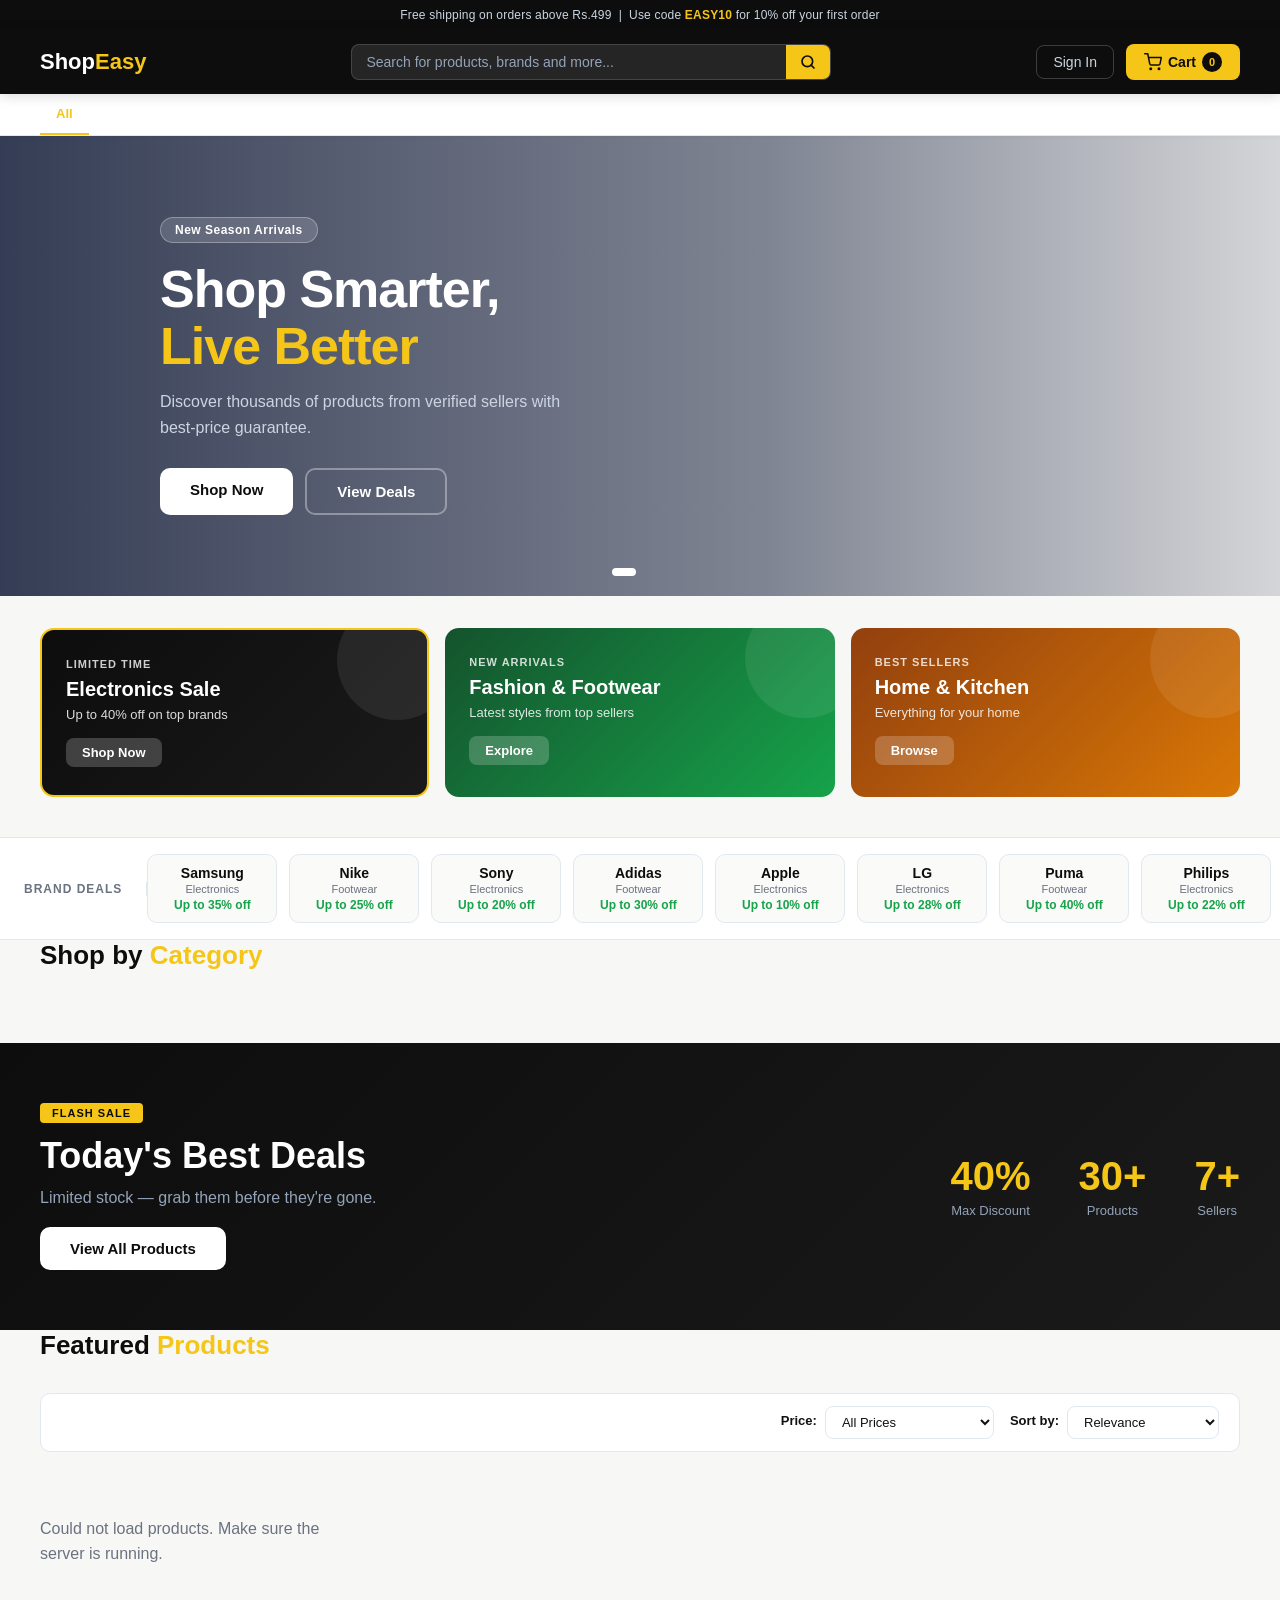
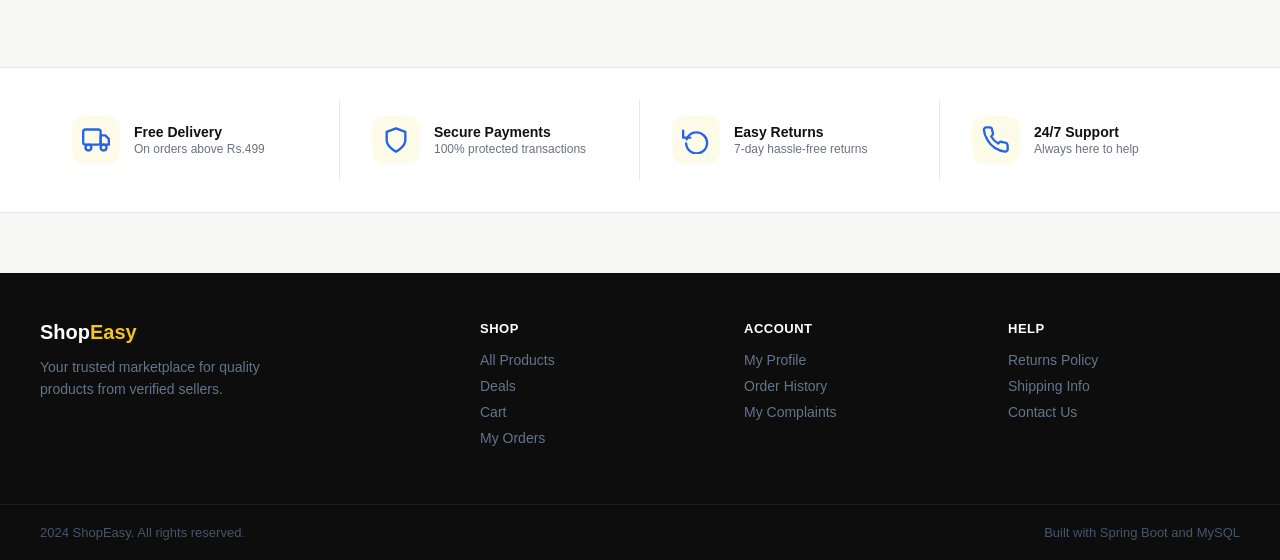
<file: src/main/resources/static/index.html>
﻿<!DOCTYPE html>
<html lang="en">
<head>
    <meta charset="UTF-8">
    <meta name="viewport" content="width=device-width, initial-scale=1.0">
    <title>ShopEasy — Shop Smarter, Live Better</title>
    <link rel="stylesheet" href="style.css">
</head>
<body>

<div class="announce-bar">
    Free shipping on orders above Rs.499 &nbsp;|&nbsp; Use code <strong>EASY10</strong> for 10% off your first order
</div>

<nav>
    <a class="nav-logo" href="index.html">Shop<span>Easy</span></a>
    <div class="nav-search">
        <input type="text" id="search-input" placeholder="Search for products, brands and more..." oninput="handleSearch(this.value)">
        <button class="search-btn" onclick="handleSearch(document.getElementById('search-input').value)">
            <svg width="16" height="16" viewBox="0 0 24 24" fill="none" stroke="currentColor" stroke-width="2.5" stroke-linecap="round" stroke-linejoin="round"><circle cx="11" cy="11" r="8"/><line x1="21" y1="21" x2="16.65" y2="16.65"/></svg>
        </button>
    </div>
    <div class="nav-right">
        <div id="nav-user-area"></div>
        <a href="cart.html" class="cart-btn">
            <svg width="18" height="18" viewBox="0 0 24 24" fill="none" stroke="currentColor" stroke-width="2" stroke-linecap="round" stroke-linejoin="round"><circle cx="9" cy="21" r="1"/><circle cx="20" cy="21" r="1"/><path d="M1 1h4l2.68 13.39a2 2 0 0 0 2 1.61h9.72a2 2 0 0 0 2-1.61L23 6H6"/></svg>
            Cart <span class="cart-count" id="cart-count">0</span>
        </a>
    </div>
</nav>

<div class="cat-nav">
    <div class="cat-nav-inner">
        <a class="cat-nav-item active" onclick="filterCategory('all',this)" href="#">All</a>
    </div>
</div>

<!-- HERO SLIDESHOW -->
<div class="hero-banner" id="hero-banner">
    <div class="hero-dots" id="hero-dots"></div>
</div>

<!-- PROMO BANNERS -->
<div class="promo-strip container-wide">
    <div class="promo-card promo-blue">
        <div class="promo-label">Limited Time</div>
        <div class="promo-title">Electronics Sale</div>
        <div class="promo-sub">Up to 40% off on top brands</div>
        <a href="#" class="promo-link" onclick="filterCategoryByName('Electronics');return false;">Shop Now</a>
    </div>
    <div class="promo-card promo-green">
        <div class="promo-label">New Arrivals</div>
        <div class="promo-title">Fashion &amp; Footwear</div>
        <div class="promo-sub">Latest styles from top sellers</div>
        <a href="#" class="promo-link" onclick="filterCategoryByName('Footwear');return false;">Explore</a>
    </div>
    <div class="promo-card promo-orange">
        <div class="promo-label">Best Sellers</div>
        <div class="promo-title">Home &amp; Kitchen</div>
        <div class="promo-sub">Everything for your home</div>
        <a href="#" class="promo-link" onclick="filterCategoryByName('Kitchen');return false;">Browse</a>
    </div>
</div>

<!-- BRAND DEALS MARQUEE -->
<div class="brand-marquee-wrap">
    <div class="brand-marquee-label">Brand Deals</div>
    <div class="brand-marquee-track">
        <div class="brand-marquee-inner">
            <div class="brand-deal-card" onclick="filterCategoryByName('Electronics')"><div class="brand-deal-name">Samsung</div><div class="brand-deal-cat">Electronics</div><div class="brand-deal-off">Up to 35% off</div></div>
            <div class="brand-deal-card" onclick="filterCategoryByName('Footwear')"><div class="brand-deal-name">Nike</div><div class="brand-deal-cat">Footwear</div><div class="brand-deal-off">Up to 25% off</div></div>
            <div class="brand-deal-card" onclick="filterCategoryByName('Electronics')"><div class="brand-deal-name">Sony</div><div class="brand-deal-cat">Electronics</div><div class="brand-deal-off">Up to 20% off</div></div>
            <div class="brand-deal-card" onclick="filterCategoryByName('Footwear')"><div class="brand-deal-name">Adidas</div><div class="brand-deal-cat">Footwear</div><div class="brand-deal-off">Up to 30% off</div></div>
            <div class="brand-deal-card" onclick="filterCategoryByName('Electronics')"><div class="brand-deal-name">Apple</div><div class="brand-deal-cat">Electronics</div><div class="brand-deal-off">Up to 10% off</div></div>
            <div class="brand-deal-card" onclick="filterCategoryByName('Electronics')"><div class="brand-deal-name">LG</div><div class="brand-deal-cat">Electronics</div><div class="brand-deal-off">Up to 28% off</div></div>
            <div class="brand-deal-card" onclick="filterCategoryByName('Footwear')"><div class="brand-deal-name">Puma</div><div class="brand-deal-cat">Footwear</div><div class="brand-deal-off">Up to 40% off</div></div>
            <div class="brand-deal-card" onclick="filterCategoryByName('Electronics')"><div class="brand-deal-name">Philips</div><div class="brand-deal-cat">Electronics</div><div class="brand-deal-off">Up to 22% off</div></div>
            <div class="brand-deal-card" onclick="filterCategoryByName('Sports')"><div class="brand-deal-name">Yonex</div><div class="brand-deal-cat">Sports</div><div class="brand-deal-off">Up to 15% off</div></div>
            <div class="brand-deal-card" onclick="filterCategoryByName('Kitchen')"><div class="brand-deal-name">Prestige</div><div class="brand-deal-cat">Kitchen</div><div class="brand-deal-off">Up to 18% off</div></div>
            <div class="brand-deal-card" onclick="filterCategoryByName('Electronics')"><div class="brand-deal-name">Samsung</div><div class="brand-deal-cat">Electronics</div><div class="brand-deal-off">Up to 35% off</div></div>
            <div class="brand-deal-card" onclick="filterCategoryByName('Footwear')"><div class="brand-deal-name">Nike</div><div class="brand-deal-cat">Footwear</div><div class="brand-deal-off">Up to 25% off</div></div>
            <div class="brand-deal-card" onclick="filterCategoryByName('Electronics')"><div class="brand-deal-name">Sony</div><div class="brand-deal-cat">Electronics</div><div class="brand-deal-off">Up to 20% off</div></div>
            <div class="brand-deal-card" onclick="filterCategoryByName('Footwear')"><div class="brand-deal-name">Adidas</div><div class="brand-deal-cat">Footwear</div><div class="brand-deal-off">Up to 30% off</div></div>
            <div class="brand-deal-card" onclick="filterCategoryByName('Electronics')"><div class="brand-deal-name">Apple</div><div class="brand-deal-cat">Electronics</div><div class="brand-deal-off">Up to 10% off</div></div>
        </div>
    </div>
</div>

<!-- CATEGORY GRID -->
<div class="section container-wide" id="categories-section">
    <div class="section-header">
        <div class="section-title">Shop by <span>Category</span></div>
    </div>
    <div class="category-grid" id="category-grid"></div>
</div>

<!-- DEALS BANNER -->
<div class="deals-banner" id="deals">
    <div class="deals-inner">
        <div class="deals-text">
            <div class="deals-tag">Flash Sale</div>
            <h2>Today's Best Deals</h2>
            <p>Limited stock — grab them before they're gone.</p>
            <a href="#products" class="hero-cta" style="display:inline-block;margin-top:16px">View All Products</a>
        </div>
        <div class="deals-stats">
            <div class="deal-stat"><div class="deal-stat-num">40%</div><div class="deal-stat-lbl">Max Discount</div></div>
            <div class="deal-stat"><div class="deal-stat-num">30+</div><div class="deal-stat-lbl">Products</div></div>
            <div class="deal-stat"><div class="deal-stat-num">7+</div><div class="deal-stat-lbl">Sellers</div></div>
        </div>
    </div>
</div>

<!-- PRODUCTS -->
<div class="section container-wide" id="products">
    <div class="section-header">
        <div class="section-title">Featured <span>Products</span></div>
        <div id="active-filter-label" style="font-size:13px;color:var(--muted)"></div>
    </div>
    <div class="sort-filter-bar">
        <div class="sort-filter-left"><span class="results-count" id="results-count"></span></div>
        <div class="sort-filter-right">
            <div class="price-range-wrap">
                <label>Price:</label>
                <select id="price-filter" onchange="applyFilters()">
                    <option value="all">All Prices</option>
                    <option value="0-999">Under Rs.999</option>
                    <option value="1000-4999">Rs.1,000 - Rs.4,999</option>
                    <option value="5000-14999">Rs.5,000 - Rs.14,999</option>
                    <option value="15000-99999">Rs.15,000+</option>
                </select>
            </div>
            <div class="sort-wrap">
                <label>Sort by:</label>
                <select id="sort-select" onchange="applyFilters()">
                    <option value="default">Relevance</option>
                    <option value="price-asc">Price: Low to High</option>
                    <option value="price-desc">Price: High to Low</option>
                    <option value="name-asc">Name: A to Z</option>
                    <option value="name-desc">Name: Z to A</option>
                </select>
            </div>
        </div>
    </div>
    <div class="grid" id="product-grid"></div>
    <div id="no-results" style="display:none;text-align:center;padding:60px 0;color:var(--muted)">
        <p style="font-size:18px;font-weight:600">No products found</p>
        <p style="margin-top:8px">Try a different search or category</p>
    </div>
</div>

<!-- TRUST BAR -->
<div class="trust-section">
    <div class="container-wide">
        <div class="trust-grid">
            <div class="trust-item">
                <div class="trust-icon"><svg width="28" height="28" viewBox="0 0 24 24" fill="none" stroke="#2563eb" stroke-width="2" stroke-linecap="round" stroke-linejoin="round"><rect x="1" y="3" width="15" height="13" rx="2"/><path d="M16 8h4l3 3v5h-7V8z"/><circle cx="5.5" cy="18.5" r="2.5"/><circle cx="18.5" cy="18.5" r="2.5"/></svg></div>
                <div class="trust-text"><div class="trust-title">Free Delivery</div><div class="trust-sub">On orders above Rs.499</div></div>
            </div>
            <div class="trust-item">
                <div class="trust-icon"><svg width="28" height="28" viewBox="0 0 24 24" fill="none" stroke="#2563eb" stroke-width="2" stroke-linecap="round" stroke-linejoin="round"><path d="M12 22s8-4 8-10V5l-8-3-8 3v7c0 6 8 10 8 10z"/></svg></div>
                <div class="trust-text"><div class="trust-title">Secure Payments</div><div class="trust-sub">100% protected transactions</div></div>
            </div>
            <div class="trust-item">
                <div class="trust-icon"><svg width="28" height="28" viewBox="0 0 24 24" fill="none" stroke="#2563eb" stroke-width="2" stroke-linecap="round" stroke-linejoin="round"><polyline points="1 4 1 10 7 10"/><path d="M3.51 15a9 9 0 1 0 .49-3.51"/></svg></div>
                <div class="trust-text"><div class="trust-title">Easy Returns</div><div class="trust-sub">7-day hassle-free returns</div></div>
            </div>
            <div class="trust-item">
                <div class="trust-icon"><svg width="28" height="28" viewBox="0 0 24 24" fill="none" stroke="#2563eb" stroke-width="2" stroke-linecap="round" stroke-linejoin="round"><path d="M22 16.92v3a2 2 0 0 1-2.18 2 19.79 19.79 0 0 1-8.63-3.07A19.5 19.5 0 0 1 4.69 12 19.79 19.79 0 0 1 1.61 3.4 2 2 0 0 1 3.6 1.22h3a2 2 0 0 1 2 1.72c.127.96.361 1.903.7 2.81a2 2 0 0 1-.45 2.11L7.91 8.96a16 16 0 0 0 6 6l.96-.96a2 2 0 0 1 2.11-.45c.907.339 1.85.573 2.81.7A2 2 0 0 1 21.73 16.92z"/></svg></div>
                <div class="trust-text"><div class="trust-title">24/7 Support</div><div class="trust-sub">Always here to help</div></div>
            </div>
        </div>
    </div>
</div>

<footer class="site-footer">
    <div class="footer-inner container-wide">
        <div class="footer-brand">
            <a class="nav-logo" href="index.html" style="font-size:20px">Shop<span>Easy</span></a>
            <p>Your trusted marketplace for quality products from verified sellers.</p>
        </div>
        <div class="footer-links">
            <div class="footer-col">
                <div class="footer-col-title">Shop</div>
                <a href="#products">All Products</a>
                <a href="#deals">Deals</a>
                <a href="cart.html">Cart</a>
                <a href="orders.html">My Orders</a>
            </div>
            <div class="footer-col">
                <div class="footer-col-title">Account</div>
                <a href="profile.html">My Profile</a>
                <a href="orders.html">Order History</a>
                <a href="profile.html#complaints">My Complaints</a>
            </div>
            <div class="footer-col">
                <div class="footer-col-title">Help</div>
                <a href="#">Returns Policy</a>
                <a href="#">Shipping Info</a>
                <a href="#">Contact Us</a>
            </div>
        </div>
    </div>
    <div class="footer-bottom container-wide">
        <span>2024 ShopEasy. All rights reserved.</span>
        <span>Built with Spring Boot and MySQL</span>
    </div>
</footer>

<script>
const CATEGORY_META = {
    'Electronics': { img: 'https://images.unsplash.com/photo-1468495244123-6c6c332eeece?w=600&q=80', color: '#1e3a8a' },
    'Footwear':    { img: 'https://images.unsplash.com/photo-1542291026-7eec264c27ff?w=600&q=80', color: '#14532d' },
    'Kitchen':     { img: 'https://images.unsplash.com/photo-1556909114-f6e7ad7d3136?w=600&q=80', color: '#7c2d12' },
    'Sports':      { img: 'https://images.unsplash.com/photo-1461896836934-ffe607ba8211?w=600&q=80', color: '#064e3b' },
    'Books':       { img: 'https://images.unsplash.com/photo-1481627834876-b7833e8f5570?w=600&q=80', color: '#4c1d95' },
    'Home Decor':  { img: 'https://images.unsplash.com/photo-1555041469-a586c61ea9bc?w=600&q=80', color: '#78350f' },
    'Clothing':    { img: 'https://images.unsplash.com/photo-1489987707025-afc232f7ea0f?w=600&q=80', color: '#831843' },
    'Pet Supplies':{ img: 'https://images.unsplash.com/photo-1587300003388-59208cc962cb?w=600&q=80', color: '#1c4532' },
    'Auto':        { img: 'https://images.unsplash.com/photo-1492144534655-ae79c964c9d7?w=600&q=80', color: '#1e1b4b' },
    'Toys':        { img: 'https://images.unsplash.com/photo-1558060370-d644479cb6f7?w=600&q=80', color: '#7f1d1d' },
};

const PRODUCT_IMAGES = {
    1:'https://images.unsplash.com/photo-1590658268037-6bf12165a8df?w=500&q=80',2:'https://images.unsplash.com/photo-1505740420928-5e560c06d30e?w=500&q=80',3:'https://images.unsplash.com/photo-1600294037681-c80b4cb5b434?w=500&q=80',4:'https://images.unsplash.com/photo-1608043152269-423dbba4e7e1?w=500&q=80',5:'https://images.unsplash.com/photo-1590658268037-6bf12165a8df?w=500&q=80',6:'https://images.unsplash.com/photo-1527443224154-c4a3942d3acf?w=500&q=80',7:'https://images.unsplash.com/photo-1527864550417-7fd91fc51a46?w=500&q=80',8:'https://images.unsplash.com/photo-1585771724684-38269d6639fd?w=500&q=80',9:'https://images.unsplash.com/photo-1542291026-7eec264c27ff?w=500&q=80',10:'https://images.unsplash.com/photo-1608231387042-66d1773070a5?w=500&q=80',11:'https://images.unsplash.com/photo-1491553895911-0055eca6402d?w=500&q=80',12:'https://images.unsplash.com/photo-1449505278894-297fdb3edbc1?w=500&q=80',13:'https://images.unsplash.com/photo-1560769629-975ec94e6a86?w=500&q=80',14:'https://images.unsplash.com/photo-1585515320310-259814833e62?w=500&q=80',15:'https://images.unsplash.com/photo-1556909114-f6e7ad7d3136?w=500&q=80',16:'https://images.unsplash.com/photo-1574269909862-7e1d70bb8078?w=500&q=80',17:'https://images.unsplash.com/photo-1602143407151-7111542de6e8?w=500&q=80',18:'https://images.unsplash.com/photo-1556909114-f6e7ad7d3136?w=500&q=80',19:'https://images.unsplash.com/photo-1617083934551-ac1f3b4b7b4e?w=500&q=80',20:'https://images.unsplash.com/photo-1617083934551-ac1f3b4b7b4e?w=500&q=80',21:'https://images.unsplash.com/photo-1517836357463-d25dfeac3438?w=500&q=80',22:'https://images.unsplash.com/photo-1544367567-0f2fcb009e0b?w=500&q=80',23:'https://images.unsplash.com/photo-1512820790803-83ca734da794?w=500&q=80',24:'https://images.unsplash.com/photo-1481627834876-b7833e8f5570?w=500&q=80',25:'https://images.unsplash.com/photo-1544716278-ca5e3f4abd8c?w=500&q=80',26:'https://images.unsplash.com/photo-1586023492125-27b2c045efd7?w=500&q=80',27:'https://images.unsplash.com/photo-1602143407151-7111542de6e8?w=500&q=80',28:'https://images.unsplash.com/photo-1555041469-a586c61ea9bc?w=500&q=80',29:'https://images.unsplash.com/photo-1558060370-d644479cb6f7?w=500&q=80',30:'https://images.unsplash.com/photo-1594736797933-d0501ba2fe65?w=500&q=80',31:'https://images.unsplash.com/photo-1611996575749-79a3a250f948?w=500&q=80'
};

const HERO_SLIDES = [
    { bg: 'https://images.unsplash.com/photo-1607082348824-0a96f2a4b9da?w=1400&q=80', tag: 'New Season Arrivals', title: 'Shop Smarter,<br><span>Live Better</span>', sub: 'Discover thousands of products from verified sellers with best-price guarantee.', ctaLabel: 'Shop Now', ghostLabel: 'View Deals', cat: null },
    { bg: 'https://images.unsplash.com/photo-1542291026-7eec264c27ff?w=1400&q=80', tag: 'Footwear Sale', title: 'Step Into<br><span>Style</span>', sub: 'Nike, Adidas, Puma and more — up to 40% off on top footwear brands.', ctaLabel: 'Shop Footwear', ghostLabel: null, cat: 'Footwear' },
    { bg: 'https://images.unsplash.com/photo-1505740420928-5e560c06d30e?w=1400&q=80', tag: 'Electronics Deals', title: 'Premium Sound,<br><span>Best Prices</span>', sub: 'Sony, Samsung, Apple — the best electronics at prices you will love.', ctaLabel: 'Shop Electronics', ghostLabel: null, cat: 'Electronics' },
    { bg: 'https://images.unsplash.com/photo-1556909114-f6e7ad7d3136?w=1400&q=80', tag: 'Kitchen Essentials', title: 'Cook Smarter,<br><span>Eat Better</span>', sub: 'Everything your kitchen needs — from air fryers to induction cooktops.', ctaLabel: 'Shop Kitchen', ghostLabel: null, cat: 'Kitchen' },
    { bg: 'https://images.unsplash.com/photo-1481627834876-b7833e8f5570?w=1400&q=80', tag: 'Books & Learning', title: 'Read More,<br><span>Grow More</span>', sub: 'Bestsellers starting at Rs.279 — Atomic Habits, Rich Dad Poor Dad and more.', ctaLabel: 'Shop Books', ghostLabel: null, cat: 'Books' },
];

let currentSlide = 0, slideTimer = null;

function buildHero() {
    const banner = document.getElementById('hero-banner');
    const dotsEl = document.getElementById('hero-dots');
    HERO_SLIDES.forEach((s, i) => {
        const div = document.createElement('div');
        div.className = 'hero-slide' + (i === 0 ? ' active' : '');
        div.id = 'slide-' + i;
        div.style.backgroundImage = "url('" + s.bg + "')";
        div.innerHTML = '<div class="hero-slide-overlay"></div><div class="hero-slide-content">' +
            '<div class="hero-tag">' + s.tag + '</div>' +
            '<h1>' + s.title + '</h1>' +
            '<p>' + s.sub + '</p>' +
            '<div class="hero-actions">' +
            '<a href="#products" class="hero-cta" onclick="' + (s.cat ? "filterCategoryByName('" + s.cat + "');" : '') + '">' + s.ctaLabel + '</a>' +
            (s.ghostLabel ? '<a href="#deals" class="hero-cta-ghost">' + s.ghostLabel + '</a>' : '') +
            '</div></div>';
        banner.insertBefore(div, dotsEl);
    });
    dotsEl.innerHTML = HERO_SLIDES.map((_, i) =>
        '<button class="hero-dot' + (i === 0 ? ' active' : '') + '" onclick="goToSlide(' + i + ')"></button>').join('');
}

function goToSlide(n) {
    document.getElementById('slide-' + currentSlide).classList.remove('active');
    document.querySelectorAll('.hero-dot')[currentSlide].classList.remove('active');
    currentSlide = (n + HERO_SLIDES.length) % HERO_SLIDES.length;
    document.getElementById('slide-' + currentSlide).classList.add('active');
    document.querySelectorAll('.hero-dot')[currentSlide].classList.add('active');
    resetTimer();
}

function resetTimer() {
    clearInterval(slideTimer);
    slideTimer = setInterval(function() { goToSlide(currentSlide + 1); }, 3000);
}

let allProducts = [], activeCategory = 'all', searchQuery = '';
const user = JSON.parse(localStorage.getItem('user') || 'null');

async function getCartCount() {
    if (user) {
        try { const r = await fetch('http://localhost:8080/api/cart/' + user.userId); const items = await r.json(); return items.reduce(function(s,i){return s+i.quantity;},0); } catch { return 0; }
    }
    return JSON.parse(localStorage.getItem('cart')||'[]').reduce(function(s,i){return s+i.quantity;},0);
}

async function updateCartCount() {
    document.getElementById('cart-count').textContent = await getCartCount();
}

async function addToCart(product) {
    const btn = document.getElementById('btn-' + product.productId);
    if (btn) { btn.textContent = 'Adding...'; btn.disabled = true; }
    if (user) {
        try {
            await fetch('http://localhost:8080/api/cart/add', { method: 'POST', headers: {'Content-Type':'application/json'},
                body: JSON.stringify({ userId: user.userId, productId: product.productId, productName: product.productName, category: product.category, basePrice: product.basePrice, quantity: 1, imageUrl: PRODUCT_IMAGES[product.productId] || '' }) });
        } catch(e) { console.error(e); }
    } else {
        const cart = JSON.parse(localStorage.getItem('cart')||'[]');
        const ex = cart.find(function(i){return i.productId===product.productId;});
        if (ex) ex.quantity++; else cart.push(Object.assign({},product,{quantity:1,image:PRODUCT_IMAGES[product.productId]}));
        localStorage.setItem('cart', JSON.stringify(cart));
    }
    await updateCartCount();
    if (btn) { btn.textContent = 'Added'; btn.style.background = '#16a34a'; btn.disabled = false; setTimeout(function(){btn.textContent='Add to Cart';btn.style.background='';}, 1400); }
}

function renderNav() {
    const area = document.getElementById('nav-user-area');
    if (user) {
        const adminBtn = user.role === 'admin'
            ? '<a href="admin.html" style="color:#f5c518;font-size:13px;font-weight:700;text-decoration:none;padding:7px 14px;border:1.5px solid rgba(245,197,24,0.4);border-radius:7px;margin-right:4px">Admin</a>'
            : '';
        area.innerHTML = adminBtn + '<div class="nav-user-menu"><button class="nav-user-btn" onclick="toggleUserMenu()"><div class="nav-avatar">' + user.username.charAt(0).toUpperCase() + '</div><span>' + user.username + '</span><svg width="12" height="12" viewBox="0 0 24 24" fill="none" stroke="currentColor" stroke-width="2.5"><polyline points="6 9 12 15 18 9"/></svg></button><div class="user-dropdown" id="user-dropdown"><a href="profile.html" class="dropdown-item">My Profile</a><a href="orders.html" class="dropdown-item">My Orders</a><a href="profile.html#complaints" class="dropdown-item">My Complaints</a><div class="dropdown-divider"></div><a href="#" class="dropdown-item dropdown-logout" onclick="logout()">Sign Out</a></div></div>';
    } else {
        area.innerHTML = '<a href="login.html" class="nav-login-link">Sign In</a>';
    }
}

function toggleUserMenu() { document.getElementById('user-dropdown').classList.toggle('open'); }
document.addEventListener('click', function(e) { const m = document.getElementById('user-dropdown'); if (m && !e.target.closest('.nav-user-menu')) m.classList.remove('open'); });
function logout() { localStorage.removeItem('user'); window.location.href = 'landing.html'; }

function renderProducts(products) {
    const grid = document.getElementById('product-grid');
    const noResults = document.getElementById('no-results');
    document.getElementById('results-count').textContent = products.length + ' product' + (products.length !== 1 ? 's' : '') + ' found';
    if (products.length === 0) { grid.innerHTML = ''; noResults.style.display = 'block'; return; }
    noResults.style.display = 'none';
    grid.innerHTML = products.map(function(p) {
        const mrp = Math.round(Number(p.basePrice) * 1.25);
        const disc = Math.round(((mrp - Number(p.basePrice)) / mrp) * 100);
        const img = PRODUCT_IMAGES[p.productId] || (CATEGORY_META[p.category] && CATEGORY_META[p.category].img) || '';
        const desc = (p.description || '').substring(0, 65) + ((p.description || '').length > 65 ? '...' : '');
        return '<div class="product-card" onclick="window.location.href=\'product.html?id=' + p.productId + '\'">' +
            '<div class="product-img-wrap">' +
            '<img class="product-img" src="' + img + '" alt="' + p.productName + '" onerror="this.src=\'https://images.unsplash.com/photo-1523275335684-37898b6baf30?w=400&q=80\'">' +
            '<div class="product-badge">' + disc + '% off</div></div>' +
            '<div class="product-body">' +
            '<div class="product-cat">' + p.category + '</div>' +
            '<div class="product-name">' + p.productName + '</div>' +
            '<div class="product-desc">' + desc + '</div>' +
            '<div class="product-footer"><div>' +
            '<div class="product-price">Rs.' + Number(p.basePrice).toLocaleString('en-IN') + '</div>' +
            '<div class="product-mrp">Rs.' + mrp.toLocaleString('en-IN') + ' <span class="product-discount">' + disc + '% off</span></div>' +
            '</div><button class="add-cart-btn" id="btn-' + p.productId + '" onclick="event.stopPropagation();addToCart(' + JSON.stringify(p).replace(/"/g,'&quot;') + ')">Add to Cart</button>' +
            '</div></div></div>';
    }).join('');
}

function renderCategoryGrid(categories) {
    const grid = document.getElementById('category-grid');
    grid.innerHTML = categories.map(function(cat) {
        const meta = CATEGORY_META[cat] || { img: '', color: '#1a3a6b' };
        const count = allProducts.filter(function(p){return p.category===cat;}).length;
        return '<div class="cat-grid-item" onclick="filterCategoryByName(\'' + cat + '\')">' +
            '<img src="' + meta.img + '" alt="' + cat + '" onerror="this.style.display=\'none\'">' +
            '<div class="cat-grid-overlay" style="background:linear-gradient(to top,' + meta.color + 'f0 0%,' + meta.color + '88 50%,transparent 100%)">' +
            '<div class="cat-grid-name">' + cat + '</div>' +
            '<div class="cat-grid-count">' + count + ' products</div>' +
            '</div></div>';
    }).join('');
}

function applyFilters() {
    let r = allProducts.slice();
    if (activeCategory !== 'all') r = r.filter(function(p){return p.category===activeCategory;});
    if (searchQuery) { const q = searchQuery.toLowerCase(); r = r.filter(function(p){return p.productName.toLowerCase().includes(q)||(p.description||'').toLowerCase().includes(q)||p.category.toLowerCase().includes(q);}); }
    const pf = document.getElementById('price-filter').value;
    if (pf !== 'all') { const parts = pf.split('-'); const mn = Number(parts[0]), mx = Number(parts[1]); r = r.filter(function(p){return Number(p.basePrice)>=mn&&Number(p.basePrice)<=mx;}); }
    const s = document.getElementById('sort-select').value;
    if (s === 'price-asc')  r.sort(function(a,b){return Number(a.basePrice)-Number(b.basePrice);});
    if (s === 'price-desc') r.sort(function(a,b){return Number(b.basePrice)-Number(a.basePrice);});
    if (s === 'name-asc')   r.sort(function(a,b){return a.productName.localeCompare(b.productName);});
    if (s === 'name-desc')  r.sort(function(a,b){return b.productName.localeCompare(a.productName);});
    renderProducts(r);
}

function filterCategory(cat, el) {
    document.querySelectorAll('.cat-nav-item').forEach(function(c){c.classList.remove('active');});
    if (el) el.classList.add('active');
    activeCategory = cat;
    document.getElementById('active-filter-label').textContent = cat === 'all' ? '' : 'Category: ' + cat;
    applyFilters();
    document.getElementById('products').scrollIntoView({ behavior: 'smooth' });
}

function filterCategoryByName(cat) {
    document.querySelectorAll('.cat-nav-item').forEach(function(c){c.classList.remove('active');if(c.textContent.trim()===cat)c.classList.add('active');});
    activeCategory = cat;
    document.getElementById('active-filter-label').textContent = 'Category: ' + cat;
    applyFilters();
    document.getElementById('products').scrollIntoView({ behavior: 'smooth' });
}

function handleSearch(query) {
    searchQuery = query.trim();
    document.getElementById('active-filter-label').textContent = searchQuery ? 'Search: "' + searchQuery + '"' : '';
    applyFilters();
}

async function loadProducts() {
    try {
        const res = await fetch('http://localhost:8080/api/products');
        allProducts = await res.json();
        const cats = [...new Set(allProducts.map(function(p){return p.category;}))];
        const catNav = document.querySelector('.cat-nav-inner');
        cats.forEach(function(cat) {
            const a = document.createElement('a');
            a.className = 'cat-nav-item'; a.href = '#'; a.textContent = cat;
            a.onclick = function(e) { e.preventDefault(); filterCategory(cat, a); };
            catNav.appendChild(a);
        });
        renderCategoryGrid(cats);
        applyFilters();
    } catch(e) {
        document.getElementById('product-grid').innerHTML = '<p style="color:var(--muted);padding:40px 0">Could not load products. Make sure the server is running.</p>';
    }
}

buildHero();
resetTimer();
renderNav();
updateCartCount();
loadProducts();
</script>
</body>
</html>
</file>
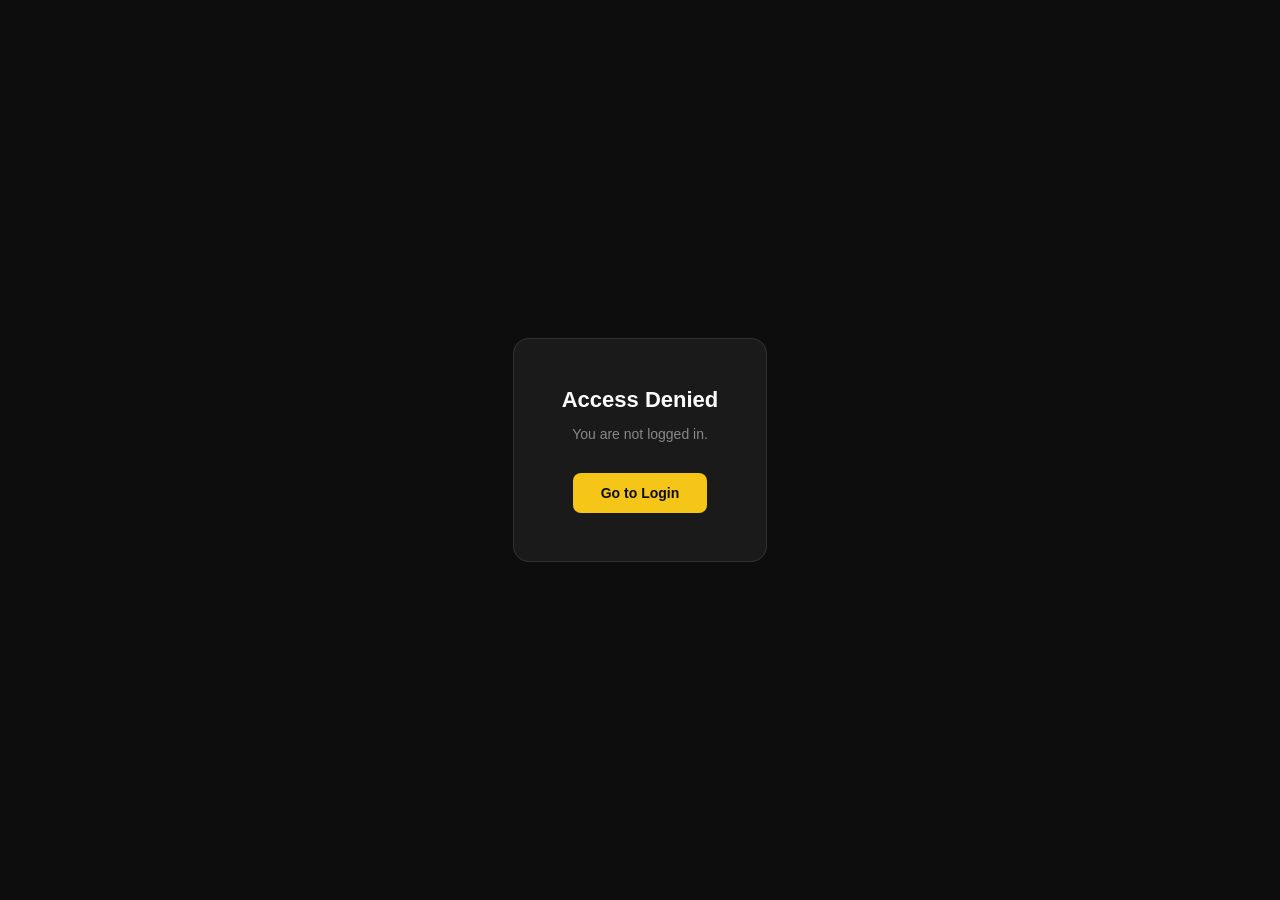
<file: src/main/resources/static/admin.html>
﻿<!DOCTYPE html>
<html lang="en">
<head>
<meta charset="UTF-8">
<meta name="viewport" content="width=device-width,initial-scale=1.0">
<title>Admin Portal — ShopEasy</title>
<link rel="stylesheet" href="style.css">
<style>
.admin-wrap{display:grid;grid-template-columns:220px 1fr;min-height:calc(100vh - 64px)}
.admin-main{padding:32px;background:var(--light-bg);overflow-x:auto}
.section-head{display:flex;align-items:center;justify-content:space-between;margin-bottom:24px;flex-wrap:wrap;gap:12px}
.filter-bar{display:flex;gap:10px;flex-wrap:wrap;margin-bottom:20px;align-items:center}
.filter-bar input,.filter-bar select{width:auto;margin:0;padding:8px 12px;font-size:13px}
.filter-btn{width:auto;padding:8px 16px;font-size:13px}
.filter-btn.active{background:var(--primary);color:#fff}
.split-grid{display:grid;grid-template-columns:1fr 1fr;gap:24px}
.order-detail-modal{display:none;position:fixed;inset:0;background:rgba(0,0,0,.5);z-index:500;align-items:center;justify-content:center}
.order-detail-modal.open{display:flex}
.modal-box{background:#fff;border-radius:16px;padding:32px;max-width:600px;width:100%;max-height:90vh;overflow-y:auto;position:relative}
.modal-close{position:absolute;top:16px;right:16px;background:none;border:none;font-size:22px;cursor:pointer;color:var(--muted);width:auto;padding:4px 8px}
.modal-close:hover{color:var(--text)}
.detail-grid-2{display:grid;grid-template-columns:1fr 1fr;gap:12px;margin:16px 0}
.detail-cell{background:#f8faff;border-radius:8px;padding:12px}
.detail-cell-label{font-size:10px;font-weight:700;color:var(--muted);text-transform:uppercase;letter-spacing:.5px;margin-bottom:4px}
.detail-cell-val{font-size:14px;font-weight:700;color:var(--text)}
.complaint-card-admin{background:#fff;border-radius:12px;box-shadow:var(--shadow);padding:20px;margin-bottom:14px;border-left:4px solid #e2e8f0}
.complaint-card-admin.open{border-left-color:var(--warning)}
.complaint-card-admin.in_progress{border-left-color:var(--accent)}
.complaint-card-admin.resolved{border-left-color:var(--success)}
</style>
</head>
<body>
<nav>
    <a class="nav-logo" href="index.html">Shop<span>Easy</span></a>
    <div class="nav-links"><a href="admin.html" class="active">Admin Portal</a></div>
    <div class="nav-right">
        <span id="admin-name-badge" style="color:#94a3b8;font-size:13px;font-weight:600"></span>
        <a href="#" onclick="logout()" style="color:#f5c518;font-size:13px;text-decoration:none;margin-left:16px;font-weight:700">Logout</a>
    </div>
</nav>

<div class="admin-wrap">
    <div class="sidebar">
        <div style="padding:16px 24px;font-size:11px;font-weight:700;color:var(--muted);text-transform:uppercase;letter-spacing:1px">Admin Portal</div>
        <a class="sidebar-item active" onclick="showSection('dashboard',this)">Dashboard</a>
        <a class="sidebar-item" onclick="showSection('sellers',this)">Sellers</a>
        <a class="sidebar-item" onclick="showSection('users',this)">All Users</a>
        <a class="sidebar-item" onclick="showSection('orders',this)">All Orders</a>
        <a class="sidebar-item" onclick="showSection('products',this)">Products</a>
        <a class="sidebar-item" onclick="showSection('complaints',this)">Complaints</a>
        <a class="sidebar-item" onclick="showSection('pricing',this)">Price History</a>
    </div>

    <div class="admin-main">

        <!-- DASHBOARD -->
        <div id="section-dashboard">
            <h2>Dashboard Overview</h2>
            <div class="admin-grid" id="stats-grid">
                <div class="stat-card"><div class="num" id="stat-products">—</div><div class="lbl">Products</div></div>
                <div class="stat-card"><div class="num" id="stat-sellers">—</div><div class="lbl">Sellers</div></div>
                <div class="stat-card"><div class="num" id="stat-orders">—</div><div class="lbl">Orders</div></div>
                <div class="stat-card"><div class="num" id="stat-pending" style="color:var(--warning)">—</div><div class="lbl">Pending Approvals</div></div>
            </div>
            <div style="display:grid;grid-template-columns:1fr 1fr;gap:24px;margin-top:8px">
                <div class="card"><h3>Pending Seller Approvals</h3><div id="pending-sellers-list"></div></div>
                <div class="card"><h3>Recent Orders</h3><div id="recent-orders-list"></div></div>
            </div>
        </div>

        <!-- SELLERS -->
        <div id="section-sellers" style="display:none">
            <div class="section-head">
                <h2 style="margin:0">Seller Management</h2>
            </div>
            <div class="filter-bar">
                <button class="filter-btn active" onclick="filterSellers('all',this)" style="width:auto">All</button>
                <button class="filter-btn" onclick="filterSellers('approved',this)" style="width:auto;background:var(--success);color:#fff">Approved</button>
                <button class="filter-btn" onclick="filterSellers('pending',this)" style="width:auto;background:var(--warning);color:#fff">Pending</button>
                <input type="text" id="seller-search" placeholder="Search by name or email..." oninput="filterSellers('search',null)" style="flex:1;min-width:200px">
            </div>
            <div id="sellers-content"></div>
        </div>

        <!-- USERS -->
        <div id="section-users" style="display:none">
            <h2>All Users</h2>
            <div class="split-grid" id="users-content"></div>
        </div>

        <!-- ORDERS -->
        <div id="section-orders" style="display:none">
            <div class="section-head">
                <h2 style="margin:0">All Orders</h2>
            </div>
            <div class="filter-bar">
                <input type="text" id="order-search" placeholder="Search by order ID, customer, product..." oninput="filterOrders()" style="flex:1;min-width:200px">
                <select id="order-status-filter" onchange="filterOrders()" style="width:auto;margin:0">
                    <option value="">All Statuses</option>
                    <option value="processing">Processing</option>
                    <option value="shipped">Shipped</option>
                    <option value="delivered">Delivered</option>
                    <option value="cancelled">Cancelled</option>
                </select>
                <select id="order-sort" onchange="filterOrders()" style="width:auto;margin:0">
                    <option value="newest">Newest First</option>
                    <option value="oldest">Oldest First</option>
                    <option value="amount-desc">Amount: High to Low</option>
                    <option value="amount-asc">Amount: Low to High</option>
                </select>
            </div>
            <div id="orders-content"></div>
        </div>

        <!-- PRODUCTS -->
        <div id="section-products" style="display:none">
            <h2>Product Management</h2>
            <div class="card" style="margin-bottom:24px">
                <h3>Add New Product</h3>
                <div style="display:grid;grid-template-columns:1fr 1fr;gap:16px">
                    <div class="form-group"><label>Product Name</label><input type="text" id="new-name" placeholder="e.g. Wireless Keyboard"></div>
                    <div class="form-group"><label>Category</label>
                        <select id="new-category">
                            <option>Electronics</option><option>Footwear</option><option>Kitchen</option>
                            <option>Sports</option><option>Books</option><option>Home Decor</option>
                            <option>Clothing</option><option>Pet Supplies</option><option>Auto</option><option>Toys</option>
                        </select>
                    </div>
                    <div class="form-group"><label>Base Price (Rs.)</label><input type="number" id="new-price" placeholder="e.g. 1999"></div>
                    <div class="form-group"><label>Description</label><input type="text" id="new-desc" placeholder="Short product description"></div>
                </div>
                <button onclick="addProduct()" style="width:auto">+ Add Product</button>
                <div id="add-product-result" class="result-box" style="display:none;margin-top:12px"></div>
            </div>
            <div class="card">
                <div class="section-head" style="margin-bottom:16px">
                    <h3 style="margin:0">All Products</h3>
                    <div style="display:flex;gap:10px;align-items:center">
                        <input type="text" id="product-search" placeholder="Search products..." oninput="filterProducts()" style="width:200px;margin:0;padding:8px 12px;font-size:13px">
                        <select id="product-cat-filter" onchange="filterProducts()" style="width:auto;margin:0;padding:8px 12px;font-size:13px">
                            <option value="">All Categories</option>
                            <option>Electronics</option><option>Footwear</option><option>Kitchen</option>
                            <option>Sports</option><option>Books</option><option>Home Decor</option>
                            <option>Clothing</option><option>Pet Supplies</option><option>Auto</option><option>Toys</option>
                        </select>
                        <select id="product-sort" onchange="filterProducts()" style="width:auto;margin:0;padding:8px 12px;font-size:13px">
                            <option value="default">Sort: Default</option>
                            <option value="price-asc">Price: Low to High</option>
                            <option value="price-desc">Price: High to Low</option>
                            <option value="name-asc">Name: A to Z</option>
                        </select>
                        <button onclick="loadProducts()" style="width:auto;padding:8px 16px;font-size:13px">Refresh</button>
                    </div>
                </div>
                <div id="products-content"></div>
            </div>
        </div>

        <!-- COMPLAINTS -->
        <div id="section-complaints" style="display:none">
            <div class="section-head">
                <h2 style="margin:0">All Complaints</h2>
            </div>
            <div class="filter-bar">
                <input type="text" id="complaint-search" placeholder="Search by subject or customer..." oninput="filterComplaints()" style="flex:1;min-width:200px">
                <select id="complaint-status-filter" onchange="filterComplaints()" style="width:auto;margin:0">
                    <option value="">All Statuses</option>
                    <option value="open">Open</option>
                    <option value="in_progress">In Progress</option>
                    <option value="resolved">Resolved</option>
                </select>
            </div>
            <div id="complaints-content"></div>
        </div>

        <!-- PRICE HISTORY -->
        <div id="section-pricing" style="display:none">
            <h2>Price History Lookup</h2>
            <div class="card">
                <div style="display:grid;grid-template-columns:repeat(3,1fr) auto;gap:12px;align-items:flex-end;margin-bottom:16px">
                    <div>
                        <label>Product Name</label>
                        <input type="text" id="ph-product-name" placeholder="e.g. Sony Headphones" style="margin:0">
                    </div>
                    <div>
                        <label>Seller Name / Business</label>
                        <input type="text" id="ph-seller-name" placeholder="e.g. TechZone" style="margin:0">
                    </div>
                    <div>
                        <label>Order ID (optional)</label>
                        <input type="number" id="ph-order-id" placeholder="e.g. 5" style="margin:0">
                    </div>
                    <button onclick="loadPriceHistory()" style="width:auto;padding:10px 20px">Search</button>
                </div>
                <div id="price-history-content"><p style="color:var(--muted)">Enter search terms above.</p></div>
            </div>
        </div>

    </div>
</div>

<!-- ORDER DETAIL MODAL -->
<div class="order-detail-modal" id="order-modal">
    <div class="modal-box">
        <button class="modal-close" onclick="closeModal()">x</button>
        <div id="modal-content"></div>
    </div>
</div>

<script>
const adminUser = JSON.parse(localStorage.getItem('user') || 'null');
const PRODUCT_IMAGES = {1:'https://images.unsplash.com/photo-1590658268037-6bf12165a8df?w=120&q=80',2:'https://images.unsplash.com/photo-1505740420928-5e560c06d30e?w=120&q=80',3:'https://images.unsplash.com/photo-1600294037681-c80b4cb5b434?w=120&q=80',4:'https://images.unsplash.com/photo-1608043152269-423dbba4e7e1?w=120&q=80',5:'https://images.unsplash.com/photo-1590658268037-6bf12165a8df?w=120&q=80',6:'https://images.unsplash.com/photo-1527443224154-c4a3942d3acf?w=120&q=80',7:'https://images.unsplash.com/photo-1527864550417-7fd91fc51a46?w=120&q=80',8:'https://images.unsplash.com/photo-1585771724684-38269d6639fd?w=120&q=80',9:'https://images.unsplash.com/photo-1542291026-7eec264c27ff?w=120&q=80',10:'https://images.unsplash.com/photo-1608231387042-66d1773070a5?w=120&q=80',11:'https://images.unsplash.com/photo-1491553895911-0055eca6402d?w=120&q=80',12:'https://images.unsplash.com/photo-1449505278894-297fdb3edbc1?w=120&q=80',13:'https://images.unsplash.com/photo-1560769629-975ec94e6a86?w=120&q=80',14:'https://images.unsplash.com/photo-1585515320310-259814833e62?w=120&q=80',15:'https://images.unsplash.com/photo-1556909114-f6e7ad7d3136?w=120&q=80',16:'https://images.unsplash.com/photo-1574269909862-7e1d70bb8078?w=120&q=80',17:'https://images.unsplash.com/photo-1602143407151-7111542de6e8?w=120&q=80',18:'https://images.unsplash.com/photo-1556909114-f6e7ad7d3136?w=120&q=80',19:'https://images.unsplash.com/photo-1617083934551-ac1f3b4b7b4e?w=120&q=80',20:'https://images.unsplash.com/photo-1617083934551-ac1f3b4b7b4e?w=120&q=80',21:'https://images.unsplash.com/photo-1517836357463-d25dfeac3438?w=120&q=80',22:'https://images.unsplash.com/photo-1544367567-0f2fcb009e0b?w=120&q=80',23:'https://images.unsplash.com/photo-1512820790803-83ca734da794?w=120&q=80',24:'https://images.unsplash.com/photo-1481627834876-b7833e8f5570?w=120&q=80',25:'https://images.unsplash.com/photo-1544716278-ca5e3f4abd8c?w=120&q=80',26:'https://images.unsplash.com/photo-1586023492125-27b2c045efd7?w=120&q=80',27:'https://images.unsplash.com/photo-1602143407151-7111542de6e8?w=120&q=80',28:'https://images.unsplash.com/photo-1555041469-a586c61ea9bc?w=120&q=80',29:'https://images.unsplash.com/photo-1558060370-d644479cb6f7?w=120&q=80',30:'https://images.unsplash.com/photo-1594736797933-d0501ba2fe65?w=120&q=80',31:'https://images.unsplash.com/photo-1611996575749-79a3a250f948?w=120&q=80'};
let allSellers=[],allOrders=[],allProducts=[],allComplaints=[],allUsers=[];
function logout(){localStorage.removeItem('user');window.location.href='login.html';}
async function verifyAdmin(){
  if(!adminUser){showAccessDenied('You are not logged in.');return false;}
  if(adminUser.role!=='admin'){showAccessDenied('Your account does not have admin access.');return false;}
  try{
    const res=await fetch('http://localhost:8080/api/admin/verify',{method:'POST',headers:{'Content-Type':'application/json'},body:JSON.stringify({userId:String(adminUser.userId)})});
    if(!res.ok){const d=await res.json();showAccessDenied(d.error||'Access denied.');return false;}
    document.getElementById('admin-name-badge').textContent='Admin: '+adminUser.username;
    return true;
  }catch(e){showAccessDenied('Could not connect to server.');return false;}
}
function showAccessDenied(reason){
  document.body.innerHTML='<div style="min-height:100vh;display:flex;align-items:center;justify-content:center;background:#0d0d0d;font-family:Segoe UI,sans-serif"><div style="background:#1a1a1a;border:1px solid rgba(255,255,255,0.1);border-radius:16px;padding:48px;text-align:center;max-width:420px"><div style="font-size:22px;font-weight:800;color:#fff;margin-bottom:10px">Access Denied</div><div style="font-size:14px;color:#888;margin-bottom:28px;line-height:1.6">'+reason+'</div><a href="login.html" style="display:inline-block;background:#f5c518;color:#0d0d0d;text-decoration:none;font-size:14px;font-weight:800;padding:12px 28px;border-radius:8px">Go to Login</a></div></div>';
}
function adminFetch(url,options={}){
  return fetch(url,{...options,headers:{'Content-Type':'application/json','X-User-Id':String(adminUser?.userId||''),...(options.headers||{})}});
}
function showSection(name,el){
  ['dashboard','sellers','users','orders','products','complaints','pricing'].forEach(s=>document.getElementById('section-'+s).style.display=s===name?'block':'none');
  document.querySelectorAll('.sidebar-item').forEach(i=>i.classList.remove('active'));
  if(el)el.classList.add('active');
  if(name==='sellers')loadSellers();
  if(name==='users')loadUsers();
  if(name==='orders')loadOrders();
  if(name==='products')loadProducts();
  if(name==='complaints')loadComplaints();
}
async function loadStats(){
  const[products,sellers,orders]=await Promise.all([
    fetch('http://localhost:8080/api/products').then(r=>r.json()),
    adminFetch('http://localhost:8080/api/admin/sellers').then(r=>r.json()),
    fetch('http://localhost:8080/api/orders/all').then(r=>r.json())
  ]);
  allSellers=sellers;allOrders=orders;allProducts=products;
  document.getElementById('stat-products').textContent=products.length;
  document.getElementById('stat-sellers').textContent=sellers.length;
  document.getElementById('stat-orders').textContent=orders.length;
  const pending=sellers.filter(s=>s.approvedStatus==='pending');
  document.getElementById('stat-pending').textContent=pending.length;
  document.getElementById('pending-sellers-list').innerHTML=pending.length===0?'<p style="color:var(--muted)">No pending approvals</p>':pending.map(s=>'<div style="display:flex;justify-content:space-between;align-items:center;padding:10px 0;border-bottom:1px solid #f1f5f9"><div><div style="font-weight:600;font-size:14px">'+s.businessName+'</div><div style="font-size:12px;color:var(--muted)">'+s.email+'</div></div><button onclick="approveSeller('+s.sellerId+')" style="width:auto;background:var(--success);color:#fff;padding:6px 14px;font-size:12px">Approve</button></div>').join('');
  document.getElementById('recent-orders-list').innerHTML=orders.slice(-5).reverse().map(o=>'<div style="display:flex;justify-content:space-between;padding:8px 0;border-bottom:1px solid #f1f5f9;font-size:13px"><span>#'+o.orderId+' &middot; Customer '+o.customerId+'</span><span class="badge '+o.status+'">'+o.status+'</span></div>').join('');
}
async function loadSellers(){
  const res=await adminFetch('http://localhost:8080/api/admin/sellers');
  allSellers=await res.json();
  renderSellers(allSellers);
}
function filterSellers(status,btn){
  if(btn){document.querySelectorAll('.filter-btn').forEach(b=>b.style.opacity='0.6');btn.style.opacity='1';}
  const q=(document.getElementById('seller-search').value||'').toLowerCase();
  let list=allSellers;
  if(status==='approved')list=list.filter(s=>s.approvedStatus==='approved');
  else if(status==='pending')list=list.filter(s=>s.approvedStatus==='pending');
  if(q)list=list.filter(s=>(s.businessName||'').toLowerCase().includes(q)||(s.email||'').toLowerCase().includes(q)||(s.username||'').toLowerCase().includes(q));
  renderSellers(list);
}
function renderSellers(sellers){
  document.getElementById('sellers-content').innerHTML='<div class="card"><table><thead><tr><th>ID</th><th>Business</th><th>Owner</th><th>Email</th><th>Rating</th><th>Status</th><th>Actions</th></tr></thead><tbody>'+sellers.map(s=>'<tr><td>#'+s.sellerId+'</td><td><strong>'+s.businessName+'</strong></td><td>'+s.username+'</td><td style="color:var(--muted);font-size:13px">'+s.email+'</td><td>'+s.rating+'</td><td><span class="badge '+s.approvedStatus+'">'+s.approvedStatus+'</span></td><td style="display:flex;gap:8px"><a href="store.html?id='+s.sellerId+'" target="_blank" style="font-size:12px;color:var(--accent);font-weight:700;text-decoration:none">View Store</a>'+(s.approvedStatus==='pending'?'<button onclick="approveSeller('+s.sellerId+')" style="width:auto;background:var(--success);color:#fff;padding:5px 12px;font-size:12px">Approve</button>':'')+'</td></tr>').join('')+'</tbody></table></div>';
}
async function approveSeller(sellerId){
  const res=await adminFetch('http://localhost:8080/api/admin/sellers/'+sellerId+'/approve?adminUserId='+adminUser.userId,{method:'POST'});
  if(res.ok){loadStats();loadSellers();}
}
async function loadUsers(){
  const res=await adminFetch('http://localhost:8080/api/admin/users');
  allUsers=await res.json();
  const customers=allUsers.filter(u=>u.role==='customer');
  const sellers=allUsers.filter(u=>u.role==='seller'||u.role==='admin');
  const mkTable=(list,title)=>'<div class="card"><h3 style="margin-bottom:16px">'+title+' ('+list.length+')</h3><table><thead><tr><th>ID</th><th>Username</th><th>Email</th><th>Role</th><th>Joined</th></tr></thead><tbody>'+list.map(u=>'<tr><td>#'+u.userId+'</td><td><strong>'+u.username+'</strong></td><td style="color:var(--muted);font-size:13px">'+u.email+'</td><td><span class="badge '+(u.role==='admin'?'shipped':u.role==='seller'?'delivered':'processing')+'">'+u.role+'</span></td><td style="font-size:13px;color:var(--muted)">'+(u.createdAt?new Date(u.createdAt).toLocaleDateString():'—')+'</td></tr>').join('')+'</tbody></table></div>';
  document.getElementById('users-content').innerHTML=mkTable(customers,'Customers')+mkTable(sellers,'Sellers & Admins');
}
async function loadOrders(){
  const res=await fetch('http://localhost:8080/api/orders/customer/0/detailed').catch(()=>null);
  const res2=await fetch('http://localhost:8080/api/orders/all');
  allOrders=await res2.json();
  renderOrders(allOrders);
}
function filterOrders(){
  const q=(document.getElementById('order-search').value||'').toLowerCase();
  const st=document.getElementById('order-status-filter').value;
  const sort=document.getElementById('order-sort').value;
  let list=allOrders.slice();
  if(q)list=list.filter(o=>String(o.orderId).includes(q)||String(o.customerId).includes(q)||String(o.productId).includes(q)||String(o.sellerId).includes(q));
  if(st)list=list.filter(o=>o.status===st);
  if(sort==='oldest')list.sort((a,b)=>new Date(a.orderDate)-new Date(b.orderDate));
  else if(sort==='newest')list.sort((a,b)=>new Date(b.orderDate)-new Date(a.orderDate));
  else if(sort==='amount-desc')list.sort((a,b)=>Number(b.totalAmount)-Number(a.totalAmount));
  else if(sort==='amount-asc')list.sort((a,b)=>Number(a.totalAmount)-Number(b.totalAmount));
  renderOrders(list);
}
function renderOrders(orders){
  document.getElementById('orders-content').innerHTML='<div class="card"><table><thead><tr><th>Order ID</th><th>Product</th><th>Customer</th><th>Seller</th><th>Qty</th><th>Total</th><th>Status</th><th>Date</th><th></th></tr></thead><tbody>'+orders.map(o=>{const img=PRODUCT_IMAGES[o.productId]||'';return'<tr><td>#'+o.orderId+'</td><td style="display:flex;align-items:center;gap:8px"><img src="'+img+'" style="width:36px;height:36px;object-fit:cover;border-radius:6px;flex-shrink:0" onerror="this.style.display=\'none\'"><span>'+o.productId+'</span></td><td>'+o.customerId+'</td><td>'+o.sellerId+'</td><td>'+o.quantity+'</td><td style="font-weight:700">Rs.'+Number(o.totalAmount).toLocaleString('en-IN')+'</td><td><span class="badge '+o.status+'">'+o.status+'</span></td><td style="font-size:12px">'+new Date(o.orderDate).toLocaleDateString()+'</td><td><button onclick="showOrderDetail('+JSON.stringify(o).replace(/"/g,"'")+',\''+img+'\')" style="width:auto;padding:5px 12px;font-size:12px">Details</button></td></tr>';}).join('')+'</tbody></table></div>';
}
function showOrderDetail(o,img){
  document.getElementById('modal-content').innerHTML='<h3 style="margin-bottom:20px">Order #'+o.orderId+' Details</h3>'+(img?'<img src="'+img+'" style="width:100%;height:200px;object-fit:cover;border-radius:12px;margin-bottom:20px" onerror="this.style.display=\'none\'">':'')+'<div class="detail-grid-2"><div class="detail-cell"><div class="detail-cell-label">Order ID</div><div class="detail-cell-val">#'+o.orderId+'</div></div><div class="detail-cell"><div class="detail-cell-label">Status</div><div class="detail-cell-val"><span class="badge '+o.status+'">'+o.status+'</span></div></div><div class="detail-cell"><div class="detail-cell-label">Customer ID</div><div class="detail-cell-val">#'+o.customerId+'</div></div><div class="detail-cell"><div class="detail-cell-label">Seller ID</div><div class="detail-cell-val"><a href="store.html?id='+o.sellerId+'" target="_blank" style="color:var(--accent)">#'+o.sellerId+' View Store</a></div></div><div class="detail-cell"><div class="detail-cell-label">Product ID</div><div class="detail-cell-val">#'+o.productId+'</div></div><div class="detail-cell"><div class="detail-cell-label">Quantity</div><div class="detail-cell-val">'+o.quantity+' units</div></div><div class="detail-cell"><div class="detail-cell-label">Price at Purchase</div><div class="detail-cell-val">Rs.'+Number(o.priceAtPurchase||0).toLocaleString('en-IN')+'</div></div><div class="detail-cell"><div class="detail-cell-label">Total Amount</div><div class="detail-cell-val" style="color:var(--primary)">Rs.'+Number(o.totalAmount||0).toLocaleString('en-IN')+'</div></div><div class="detail-cell"><div class="detail-cell-label">Payment</div><div class="detail-cell-val">'+o.paymentStatus+'</div></div><div class="detail-cell"><div class="detail-cell-label">Order Date</div><div class="detail-cell-val">'+new Date(o.orderDate).toLocaleString('en-IN')+'</div></div></div>';
  document.getElementById('order-modal').classList.add('open');
}
function closeModal(){document.getElementById('order-modal').classList.remove('open');}
document.getElementById('order-modal').addEventListener('click',function(e){if(e.target===this)closeModal();});
async function loadProducts(){
  const res=await fetch('http://localhost:8080/api/products');
  allProducts=await res.json();
  renderProducts(allProducts);
}
function filterProducts(){
  const q=(document.getElementById('product-search').value||'').toLowerCase();
  const cat=document.getElementById('product-cat-filter').value;
  const sort=document.getElementById('product-sort').value;
  let list=allProducts.slice();
  if(q)list=list.filter(p=>p.productName.toLowerCase().includes(q)||(p.description||'').toLowerCase().includes(q));
  if(cat)list=list.filter(p=>p.category===cat);
  if(sort==='price-asc')list.sort((a,b)=>Number(a.basePrice)-Number(b.basePrice));
  else if(sort==='price-desc')list.sort((a,b)=>Number(b.basePrice)-Number(a.basePrice));
  else if(sort==='name-asc')list.sort((a,b)=>a.productName.localeCompare(b.productName));
  renderProducts(list);
}
function renderProducts(products){
  document.getElementById('products-content').innerHTML='<table><thead><tr><th>Image</th><th>ID</th><th>Name</th><th>Category</th><th>Base Price</th><th>Added</th></tr></thead><tbody>'+products.map(p=>{const img=PRODUCT_IMAGES[p.productId]||'';return'<tr><td><img src="'+img+'" style="width:44px;height:44px;object-fit:cover;border-radius:8px" onerror="this.style.display=\'none\'"></td><td>#'+p.productId+'</td><td><strong>'+p.productName+'</strong></td><td><span class="badge processing">'+p.category+'</span></td><td style="font-weight:700">Rs.'+Number(p.basePrice).toLocaleString('en-IN')+'</td><td style="font-size:12px;color:var(--muted)">'+(p.createdAt?new Date(p.createdAt).toLocaleDateString():'—')+'</td></tr>';}).join('')+'</tbody></table>';
}
async function addProduct(){
  const resultBox=document.getElementById('add-product-result');
  const body={productName:document.getElementById('new-name').value.trim(),category:document.getElementById('new-category').value,basePrice:document.getElementById('new-price').value,description:document.getElementById('new-desc').value.trim()};
  if(!body.productName||!body.basePrice){resultBox.style.display='block';resultBox.className='result-box error';resultBox.textContent='Product name and price are required';return;}
  const res=await fetch('http://localhost:8080/api/products/add',{method:'POST',headers:{'Content-Type':'application/json'},body:JSON.stringify(body)});
  const data=await res.json();
  resultBox.style.display='block';
  if(res.ok){resultBox.className='result-box success';resultBox.textContent='Product "'+data.productName+'" added with ID #'+data.productId;loadProducts();['new-name','new-price','new-desc'].forEach(id=>document.getElementById(id).value='');}
  else{resultBox.className='result-box error';resultBox.textContent=data.error||'Failed to add product';}
}
async function loadComplaints(){
  const res=await fetch('http://localhost:8080/api/complaints/all');
  allComplaints=await res.json();
  renderComplaints(allComplaints);
}
function filterComplaints(){
  const q=(document.getElementById('complaint-search').value||'').toLowerCase();
  const st=document.getElementById('complaint-status-filter').value;
  let list=allComplaints.slice();
  if(q)list=list.filter(c=>(c.subject||'').toLowerCase().includes(q)||String(c.customerId).includes(q)||String(c.orderId).includes(q));
  if(st)list=list.filter(c=>c.status===st);
  renderComplaints(list);
}
function renderComplaints(complaints){
  if(!complaints.length){document.getElementById('complaints-content').innerHTML='<div class="card" style="text-align:center;padding:48px;color:var(--muted)">No complaints found.</div>';return;}
  document.getElementById('complaints-content').innerHTML=complaints.map(c=>{
    const stClass=c.status==='resolved'?'resolved':c.status==='in_progress'?'in_progress':'open';
    const stBadge=c.status==='resolved'?'delivered':c.status==='in_progress'?'shipped':'processing';
    return'<div class="complaint-card-admin '+stClass+'"><div style="display:flex;justify-content:space-between;align-items:flex-start;margin-bottom:10px"><div><div style="font-size:15px;font-weight:700;color:var(--primary)">'+c.subject+'</div><div style="font-size:12px;color:var(--muted);margin-top:3px">Customer #'+c.customerId+(c.orderId&&c.orderId!==0?' &middot; Order #'+c.orderId:'')+'</div></div><span class="badge '+stBadge+'">'+c.status+'</span></div><p style="font-size:14px;color:var(--muted);line-height:1.6;margin-bottom:10px">'+c.description+'</p>'+(c.imageUrl?'<img src="'+c.imageUrl+'" style="max-width:200px;max-height:140px;border-radius:8px;object-fit:cover;margin-bottom:10px;cursor:pointer" onclick="window.open(\''+c.imageUrl+'\',\'_blank\')" onerror="this.style.display=\'none\'">':'')+(c.adminNotes?'<div style="background:#f0fdf4;border:1px solid #bbf7d0;border-radius:8px;padding:10px 14px;font-size:13px;color:#166534;margin-bottom:10px"><strong>Admin Notes:</strong> '+c.adminNotes+'</div>':'')+'<div style="display:flex;gap:10px;align-items:center;flex-wrap:wrap"><input type="text" id="note-'+c.complaintId+'" placeholder="Add admin response..." style="flex:1;min-width:200px;margin:0;padding:8px 12px;font-size:13px"><select id="status-'+c.complaintId+'" style="width:auto;margin:0;padding:8px 12px;font-size:13px"><option value="open">Open</option><option value="in_progress">In Progress</option><option value="resolved">Resolved</option></select><button onclick="updateComplaint('+c.complaintId+')" style="width:auto;padding:8px 16px;font-size:13px">Update</button></div><div style="font-size:12px;color:#94a3b8;margin-top:8px">'+(c.createdAt?new Date(c.createdAt).toLocaleString('en-IN'):'')+'</div></div>';
  }).join('');
  complaints.forEach(c=>{const sel=document.getElementById('status-'+c.complaintId);if(sel)sel.value=c.status;});
}
async function updateComplaint(id){
  const note=document.getElementById('note-'+id).value;
  const status=document.getElementById('status-'+id).value;
  const res=await fetch('http://localhost:8080/api/complaints/'+id+'/status',{method:'PUT',headers:{'Content-Type':'application/json'},body:JSON.stringify({status,adminNotes:note})});
  if(res.ok)loadComplaints();
}
async function loadPriceHistory(){
  const productName=(document.getElementById('ph-product-name').value||'').toLowerCase().trim();
  const sellerName=(document.getElementById('ph-seller-name').value||'').toLowerCase().trim();
  const orderId=document.getElementById('ph-order-id').value;
  const div=document.getElementById('price-history-content');
  if(!productName&&!sellerName&&!orderId){div.innerHTML='<p style="color:var(--muted)">Enter at least one search term.</p>';return;}
  const products=await fetch('http://localhost:8080/api/products').then(r=>r.json());
  const sellers=await adminFetch('http://localhost:8080/api/admin/sellers').then(r=>r.json());
  const matchedProducts=products.filter(p=>!productName||p.productName.toLowerCase().includes(productName));
  const matchedSellers=sellers.filter(s=>!sellerName||(s.businessName||'').toLowerCase().includes(sellerName)||(s.username||'').toLowerCase().includes(sellerName));
  if(!matchedProducts.length||!matchedSellers.length){div.innerHTML='<p style="color:var(--muted)">No matching products or sellers found.</p>';return;}
  let allHistory=[];
  for(const p of matchedProducts){
    for(const s of matchedSellers){
      try{
        const res=await adminFetch('http://localhost:8080/api/admin/price-history?productId='+p.productId+'&sellerId='+s.sellerId);
        const h=await res.json();
        if(Array.isArray(h))h.forEach(row=>allHistory.push({...row,productName:p.productName,sellerName:s.businessName,productId:p.productId,sellerId:s.sellerId,img:PRODUCT_IMAGES[p.productId]||''}));
      }catch(e){}
    }
  }
  if(orderId){
    const order=allOrders.find(o=>String(o.orderId)===String(orderId));
    if(order){
      const p=products.find(pr=>pr.productId===order.productId);
      const s=sellers.find(sl=>sl.sellerId===order.sellerId);
      if(p&&s){
        try{
          const res=await adminFetch('http://localhost:8080/api/admin/price-history?productId='+p.productId+'&sellerId='+s.sellerId);
          const h=await res.json();
          if(Array.isArray(h))h.forEach(row=>allHistory.push({...row,productName:p.productName,sellerName:s.businessName,productId:p.productId,sellerId:s.sellerId,img:PRODUCT_IMAGES[p.productId]||''}));
        }catch(e){}
      }
    }
  }
  if(!allHistory.length){div.innerHTML='<p style="color:var(--muted)">No price history found for these criteria.</p>';return;}
  div.innerHTML='<table><thead><tr><th>Product</th><th>Seller</th><th>Price</th><th>Reason</th><th>Changed At</th></tr></thead><tbody>'+allHistory.map(h=>'<tr><td style="display:flex;align-items:center;gap:8px">'+(h.img?'<img src="'+h.img+'" style="width:36px;height:36px;object-fit:cover;border-radius:6px" onerror="this.style.display=\'none\'">':'')+'<span>'+h.productName+'</span></td><td>'+h.sellerName+'</td><td style="font-weight:700;color:var(--primary)">Rs.'+Number(h.price).toLocaleString('en-IN')+'</td><td>'+(h.changeReason||'—')+'</td><td style="font-size:12px">'+new Date(h.changedAt).toLocaleString('en-IN')+'</td></tr>').join('')+'</tbody></table>';
}
verifyAdmin().then(ok=>{if(ok)loadStats();});

</script>
</body>
</html>
</file>
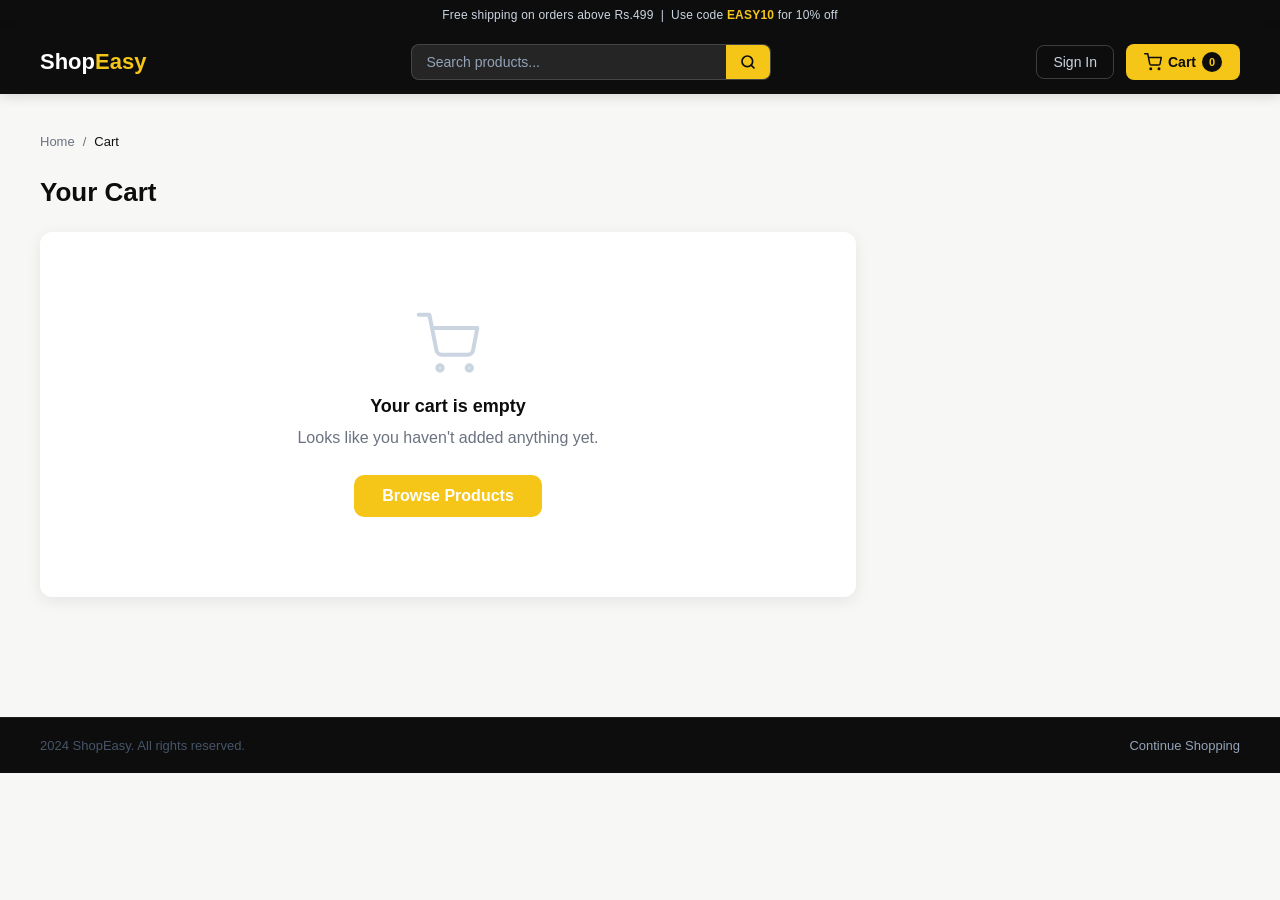
<file: src/main/resources/static/cart.html>
<!DOCTYPE html>
<html lang="en">
<head>
    <meta charset="UTF-8">
    <meta name="viewport" content="width=device-width, initial-scale=1.0">
    <title>Cart — ShopEasy</title>
    <link rel="stylesheet" href="style.css">
</head>
<body>

<div class="announce-bar">
    Free shipping on orders above Rs.499 &nbsp;|&nbsp; Use code <strong>EASY10</strong> for 10% off
</div>

<nav>
    <a class="nav-logo" href="index.html">Shop<span>Easy</span></a>
    <div class="nav-search" style="max-width:360px">
        <input type="text" placeholder="Search products..." onclick="window.location.href='index.html'">
        <button class="search-btn">
            <svg width="16" height="16" viewBox="0 0 24 24" fill="none" stroke="currentColor" stroke-width="2.5" stroke-linecap="round" stroke-linejoin="round"><circle cx="11" cy="11" r="8"/><line x1="21" y1="21" x2="16.65" y2="16.65"/></svg>
        </button>
    </div>
    <div class="nav-right">
        <div id="nav-user-area"></div>
        <a href="cart.html" class="cart-btn">
            <svg width="18" height="18" viewBox="0 0 24 24" fill="none" stroke="currentColor" stroke-width="2" stroke-linecap="round" stroke-linejoin="round"><circle cx="9" cy="21" r="1"/><circle cx="20" cy="21" r="1"/><path d="M1 1h4l2.68 13.39a2 2 0 0 0 2 1.61h9.72a2 2 0 0 0 2-1.61L23 6H6"/></svg>
            Cart <span class="cart-count" id="cart-count">0</span>
        </a>
    </div>
</nav>

<div class="container-wide" style="padding-top:40px;padding-bottom:60px">
    <div style="display:flex;align-items:center;gap:8px;margin-bottom:28px">
        <a href="index.html" style="color:var(--muted);font-size:13px;text-decoration:none">Home</a>
        <span style="color:var(--muted);font-size:13px">/</span>
        <span style="font-size:13px;color:var(--text)">Cart</span>
    </div>

    <h2 style="margin-bottom:24px">Your Cart</h2>

    <div style="display:grid; grid-template-columns:1fr 360px; gap:24px; align-items:start">
        <div id="cart-items"></div>

        <div class="card" id="summary" style="display:none;position:sticky;top:80px">
            <h3 style="margin-bottom:20px">Order Summary</h3>
            <div id="summary-lines"></div>
            <div style="border-top:2px solid #e2e8f0;margin:16px 0;padding-top:16px">
                <div style="display:flex;justify-content:space-between;font-size:20px;font-weight:700">
                    <span>Total</span>
                    <span id="grand-total" style="color:var(--primary)"></span>
                </div>
                <div style="font-size:12px;color:var(--muted);margin-top:4px">Inclusive of all taxes</div>
            </div>
            <button class="checkout-btn" onclick="checkoutAll()">Place Order</button>
            <div id="checkout-result" class="result-box" style="display:none;margin-top:12px"></div>
            <div style="display:flex;gap:16px;justify-content:center;margin-top:16px">
                <div style="text-align:center;font-size:11px;color:var(--muted)">
                    <svg width="16" height="16" viewBox="0 0 24 24" fill="none" stroke="#16a34a" stroke-width="2" stroke-linecap="round" stroke-linejoin="round" style="display:block;margin:0 auto 4px"><path d="M12 22s8-4 8-10V5l-8-3-8 3v7c0 6 8 10 8 10z"/></svg>
                    Secure
                </div>
                <div style="text-align:center;font-size:11px;color:var(--muted)">
                    <svg width="16" height="16" viewBox="0 0 24 24" fill="none" stroke="#16a34a" stroke-width="2" stroke-linecap="round" stroke-linejoin="round" style="display:block;margin:0 auto 4px"><rect x="1" y="3" width="15" height="13" rx="2"/><path d="M16 8h4l3 3v5h-7V8z"/><circle cx="5.5" cy="18.5" r="2.5"/><circle cx="18.5" cy="18.5" r="2.5"/></svg>
                    Free Delivery
                </div>
                <div style="text-align:center;font-size:11px;color:var(--muted)">
                    <svg width="16" height="16" viewBox="0 0 24 24" fill="none" stroke="#16a34a" stroke-width="2" stroke-linecap="round" stroke-linejoin="round" style="display:block;margin:0 auto 4px"><polyline points="1 4 1 10 7 10"/><path d="M3.51 15a9 9 0 1 0 .49-3.51"/></svg>
                    Easy Returns
                </div>
            </div>
        </div>
    </div>
</div>

<footer class="site-footer">
    <div class="footer-bottom container-wide">
        <span>2024 ShopEasy. All rights reserved.</span>
        <a href="index.html" style="color:#94a3b8;text-decoration:none">Continue Shopping</a>
    </div>
</footer>

<script>
    let cart = [];
    const user = JSON.parse(localStorage.getItem('user') || 'null');

    function renderNav() {
        const area = document.getElementById('nav-user-area');
        if (user) {
            area.innerHTML = `
                <div class="nav-user-menu">
                    <button class="nav-user-btn" onclick="toggleUserMenu()">
                        <div class="nav-avatar">${user.username.charAt(0).toUpperCase()}</div>
                        <span>${user.username}</span>
                        <svg width="12" height="12" viewBox="0 0 24 24" fill="none" stroke="currentColor" stroke-width="2.5"><polyline points="6 9 12 15 18 9"/></svg>
                    </button>
                    <div class="user-dropdown" id="user-dropdown">
                        <a href="profile.html" class="dropdown-item">My Profile</a>
                        <a href="orders.html" class="dropdown-item">My Orders</a>
                        <div class="dropdown-divider"></div>
                        <a href="#" class="dropdown-item dropdown-logout" onclick="logout()">Sign Out</a>
                    </div>
                </div>`;
        } else {
            area.innerHTML = `<a href="login.html" class="nav-login-link">Sign In</a>`;
        }
    }

    function toggleUserMenu() { document.getElementById('user-dropdown').classList.toggle('open'); }
    document.addEventListener('click', (e) => {
        const menu = document.getElementById('user-dropdown');
        if (menu && !e.target.closest('.nav-user-menu')) menu.classList.remove('open');
    });
    function logout() { localStorage.removeItem('user'); window.location.href = 'landing.html'; }

    function updateCartCount() {
        document.getElementById('cart-count').textContent = cart.reduce((s, i) => s + i.quantity, 0);
    }

    async function loadCart() {
        if (user) {
            try {
                const res = await fetch(`http://localhost:8080/api/cart/${user.userId}`);
                cart = await res.json();
                // Normalize field names from DB (cartItem has productName, basePrice)
                cart = cart.map(i => ({
                    productId: i.productId,
                    productName: i.productName,
                    category: i.category,
                    basePrice: Number(i.basePrice),
                    quantity: i.quantity,
                    image: i.imageUrl || ''
                }));
            } catch { cart = []; }
        } else {
            cart = JSON.parse(localStorage.getItem('cart') || '[]');
        }
        renderCart();
    }

    async function removeItem(productId) {
        if (user) {
            await fetch(`http://localhost:8080/api/cart/${user.userId}/${productId}`, { method: 'DELETE' });
        }
        cart = cart.filter(i => i.productId !== productId);
        if (!user) localStorage.setItem('cart', JSON.stringify(cart));
        renderCart();
    }

    async function changeQty(productId, delta) {
        const item = cart.find(i => i.productId === productId);
        if (!item) return;
        const newQty = item.quantity + delta;
        if (newQty <= 0) { removeItem(productId); return; }
        item.quantity = newQty;
        if (user) {
            await fetch('http://localhost:8080/api/cart/update', {
                method: 'PUT',
                headers: { 'Content-Type': 'application/json' },
                body: JSON.stringify({ userId: user.userId, productId, quantity: newQty })
            });
        } else {
            localStorage.setItem('cart', JSON.stringify(cart));
        }
        renderCart();
    }

    function renderCart() {
        updateCartCount();
        const container = document.getElementById('cart-items');
        const summary = document.getElementById('summary');

        if (cart.length === 0) {
            container.innerHTML = `
                <div class="card" style="text-align:center;padding:80px 40px">
                    <svg width="64" height="64" viewBox="0 0 24 24" fill="none" stroke="#cbd5e1" stroke-width="1.5" stroke-linecap="round" stroke-linejoin="round" style="margin:0 auto 20px;display:block"><circle cx="9" cy="21" r="1"/><circle cx="20" cy="21" r="1"/><path d="M1 1h4l2.68 13.39a2 2 0 0 0 2 1.61h9.72a2 2 0 0 0 2-1.61L23 6H6"/></svg>
                    <h3 style="margin-bottom:8px">Your cart is empty</h3>
                    <p style="color:var(--muted);margin-bottom:24px">Looks like you haven't added anything yet.</p>
                    <a href="index.html" style="display:inline-block;padding:12px 28px;border-radius:10px;background:var(--accent);color:white;text-decoration:none;font-weight:700">Browse Products</a>
                </div>`;
            summary.style.display = 'none';
            return;
        }

        summary.style.display = 'block';
        let total = 0;

        container.innerHTML = cart.map(item => {
            const subtotal = item.basePrice * item.quantity;
            total += subtotal;
            return `
                <div class="card" style="margin-bottom:16px;display:flex;gap:16px;align-items:center">
                    <img src="${item.image || item.imageUrl || ''}" alt="${item.productName}"
                         style="width:100px;height:100px;object-fit:cover;border-radius:10px;flex-shrink:0;background:#e2e8f0"
                         onerror="this.src='https://images.unsplash.com/photo-1523275335684-37898b6baf30?w=200&q=80'">
                    <div style="flex:1;min-width:0">
                        <div style="font-size:11px;font-weight:700;color:var(--accent);text-transform:uppercase;margin-bottom:4px">${item.category || ''}</div>
                        <div style="font-size:16px;font-weight:600;margin-bottom:6px">${item.productName}</div>
                        <div style="font-size:18px;font-weight:700;color:var(--primary)">Rs.${item.basePrice.toLocaleString('en-IN')}</div>
                    </div>
                    <div style="display:flex;align-items:center;gap:10px;flex-shrink:0">
                        <button class="qty-btn" onclick="changeQty(${item.productId}, -1)">-</button>
                        <span class="qty-num">${item.quantity}</span>
                        <button class="qty-btn" onclick="changeQty(${item.productId}, 1)">+</button>
                    </div>
                    <div style="min-width:100px;text-align:right;flex-shrink:0">
                        <div style="font-size:16px;font-weight:700;color:var(--primary)">Rs.${subtotal.toLocaleString('en-IN')}</div>
                        <button onclick="removeItem(${item.productId})"
                                style="background:none;color:var(--danger);border:none;padding:4px;font-size:13px;cursor:pointer;margin-top:4px;width:auto">
                            Remove
                        </button>
                    </div>
                </div>`;
        }).join('');

        document.getElementById('grand-total').textContent = 'Rs.' + total.toLocaleString('en-IN');
        document.getElementById('summary-lines').innerHTML = cart.map(i =>
            `<div style="display:flex;justify-content:space-between;font-size:13px;margin-bottom:8px;color:var(--muted)">
                <span>${i.productName} x ${i.quantity}</span>
                <span>Rs.${(i.basePrice * i.quantity).toLocaleString('en-IN')}</span>
            </div>`
        ).join('');
    }

    async function checkoutAll() {
        if (!user) { window.location.href = 'login.html'; return; }
        const resultBox = document.getElementById('checkout-result');
        const btn = document.querySelector('.checkout-btn');
        btn.disabled = true; btn.textContent = 'Placing orders...';

        let successCount = 0, errors = [];
        for (const item of cart) {
            try {
                const res = await fetch('http://localhost:8080/api/orders/place', {
                    method: 'POST',
                    headers: { 'Content-Type': 'application/json' },
                    body: JSON.stringify({ customerId: user.userId, productId: item.productId, quantity: item.quantity })
                });
                const data = await res.json();
                if (res.ok) successCount++;
                else errors.push(`${item.productName}: ${data.error}`);
            } catch (e) {
                errors.push(`${item.productName}: Connection error`);
            }
        }

        if (successCount > 0) {
            await fetch(`http://localhost:8080/api/cart/${user.userId}`, { method: 'DELETE' });
            cart = [];
        }

        resultBox.style.display = 'block';
        if (errors.length === 0) {
            resultBox.className = 'result-box success';
            resultBox.innerHTML = `${successCount} order(s) placed! <a href="orders.html" style="color:var(--success);font-weight:700">View Orders</a>`;
            renderCart();
        } else {
            resultBox.className = 'result-box error';
            resultBox.innerHTML = `${successCount} succeeded, ${errors.length} failed:<br>${errors.join('<br>')}`;
        }
        btn.disabled = false; btn.textContent = 'Place Order';
    }

    renderNav();
    loadCart();
</script>
</body>
</html>
</file>
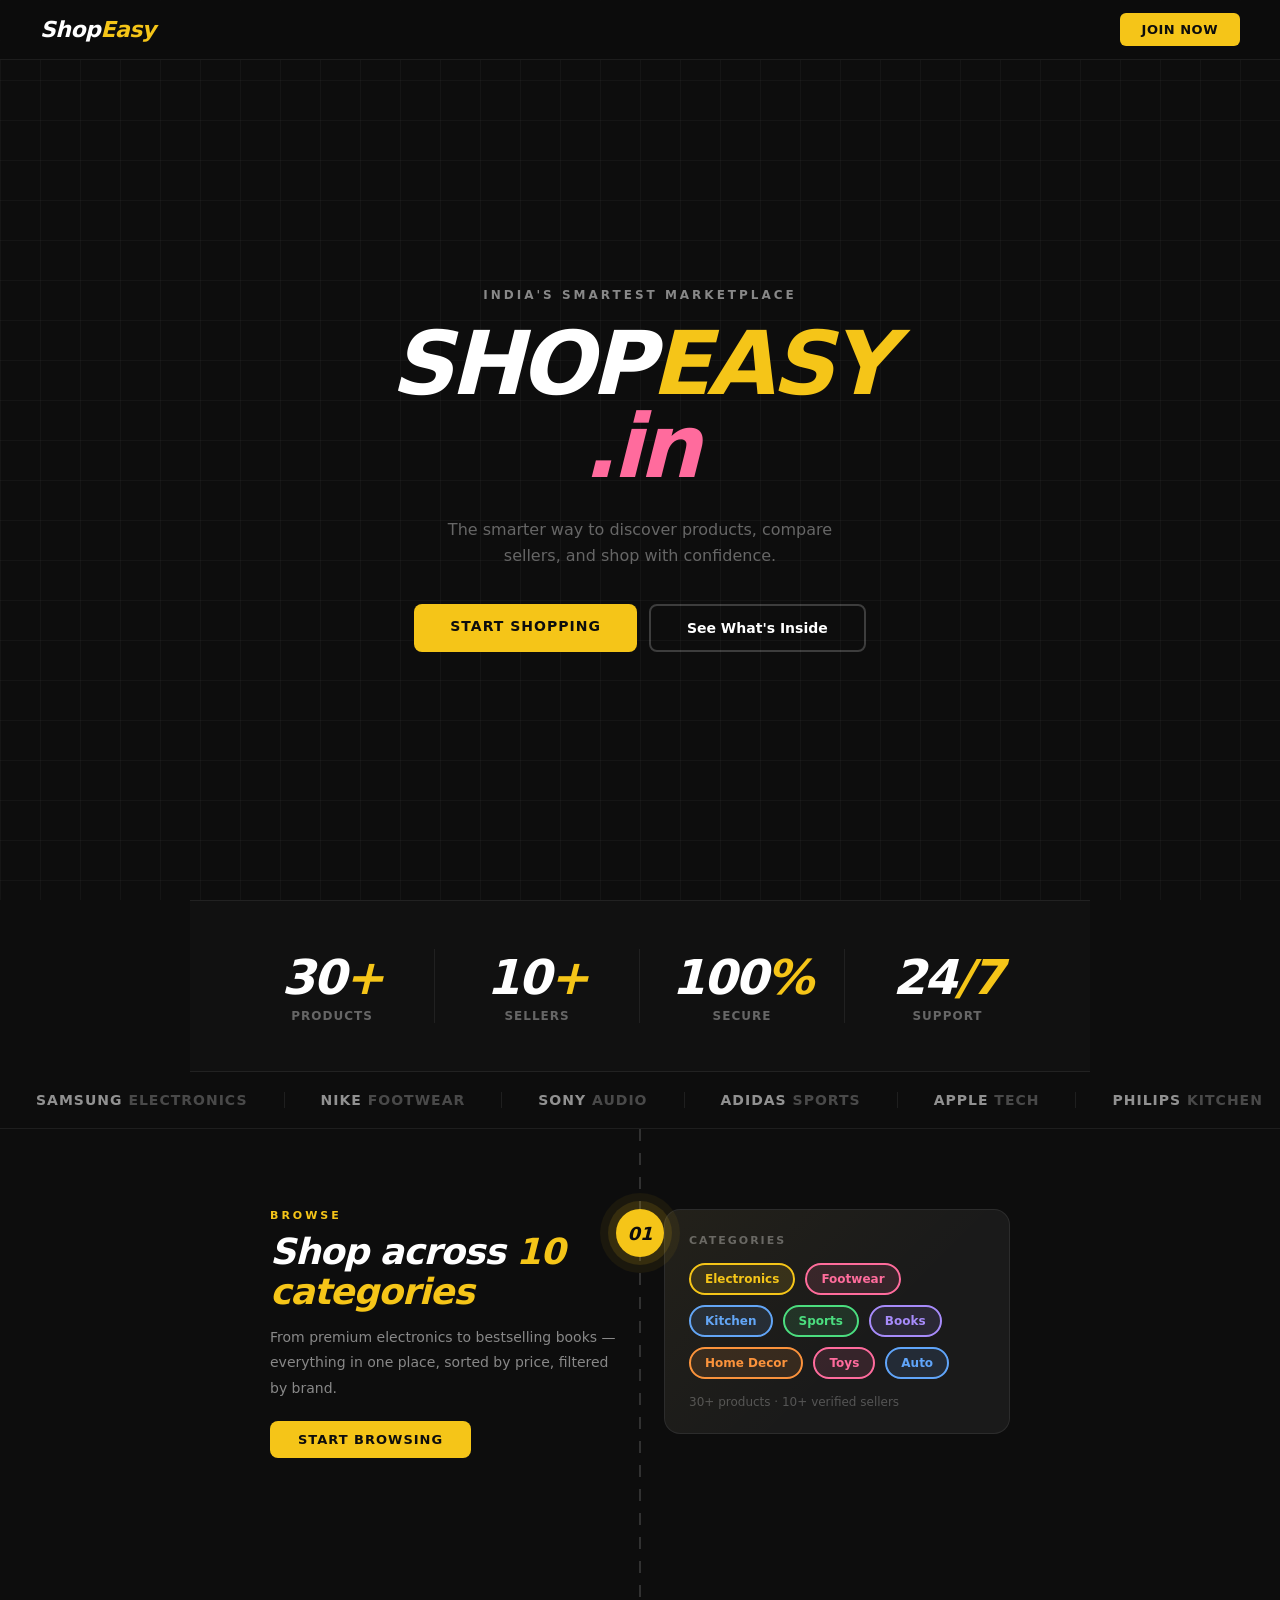
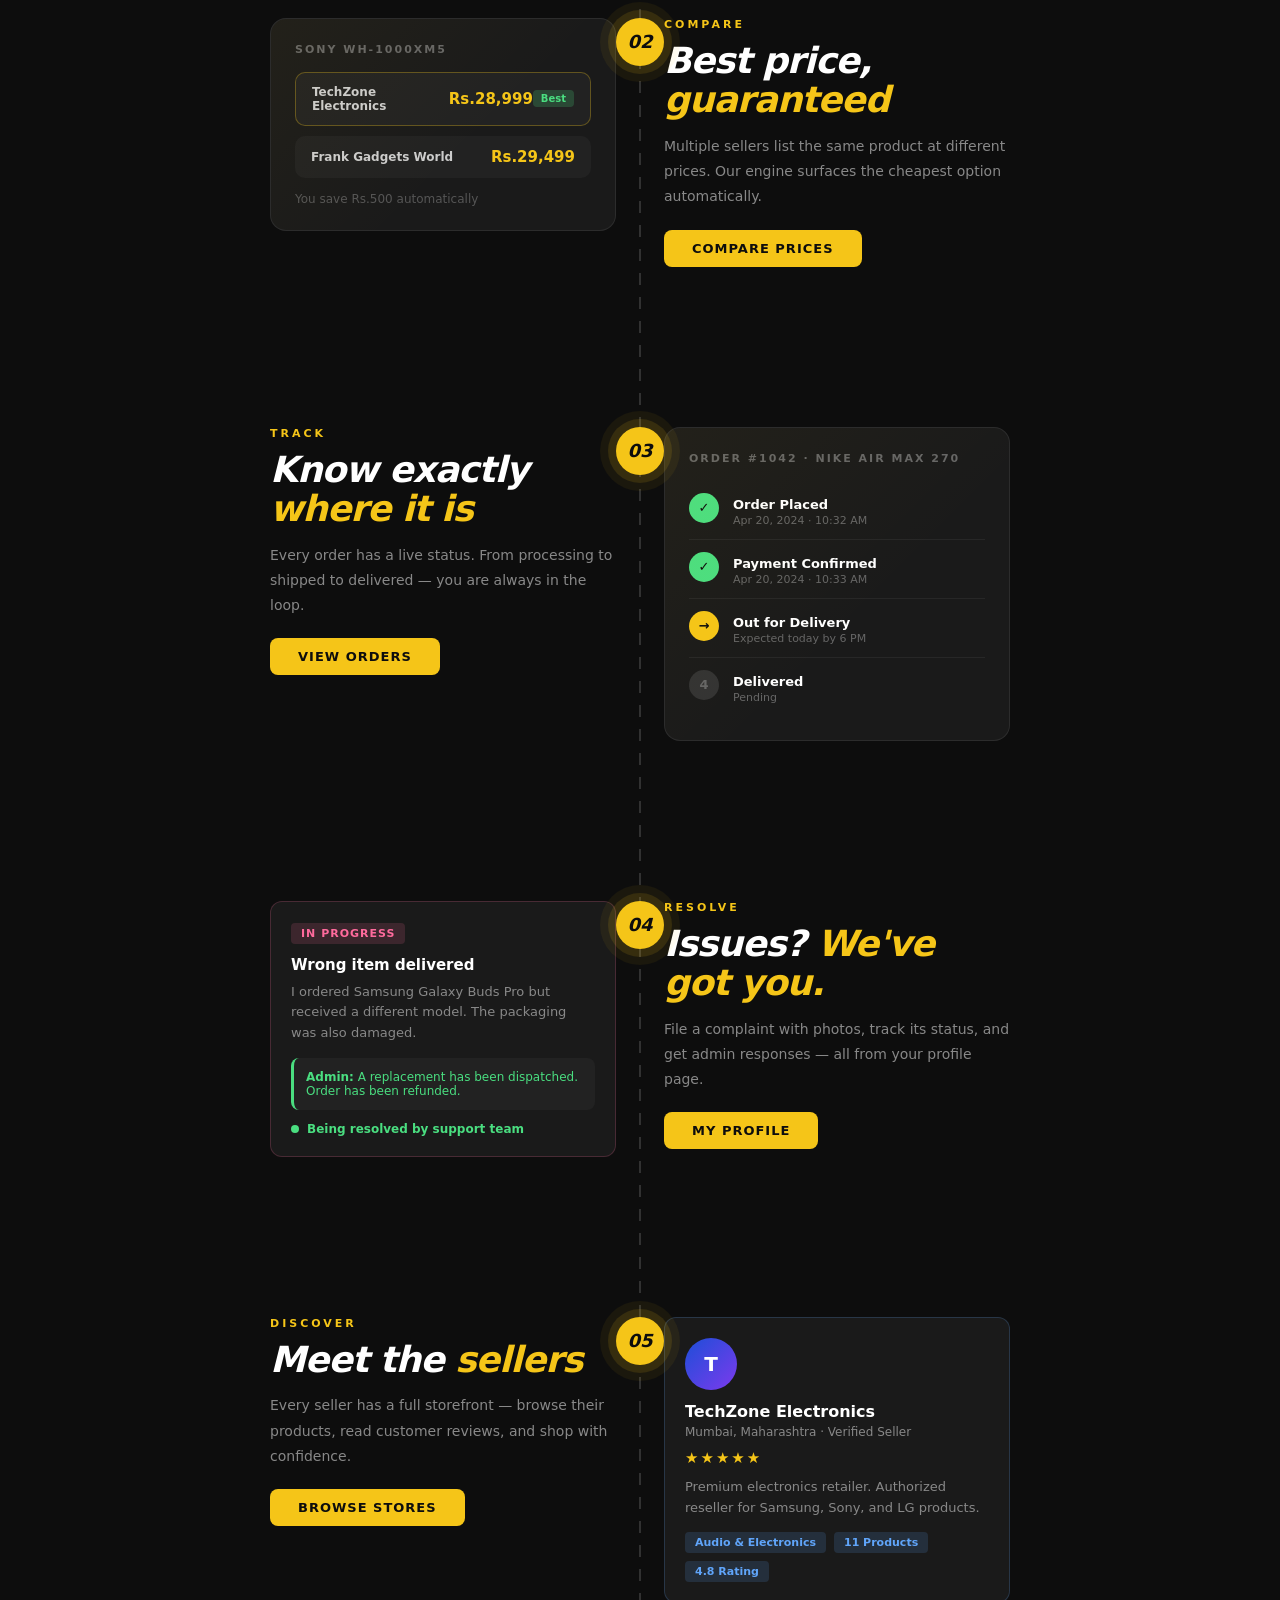
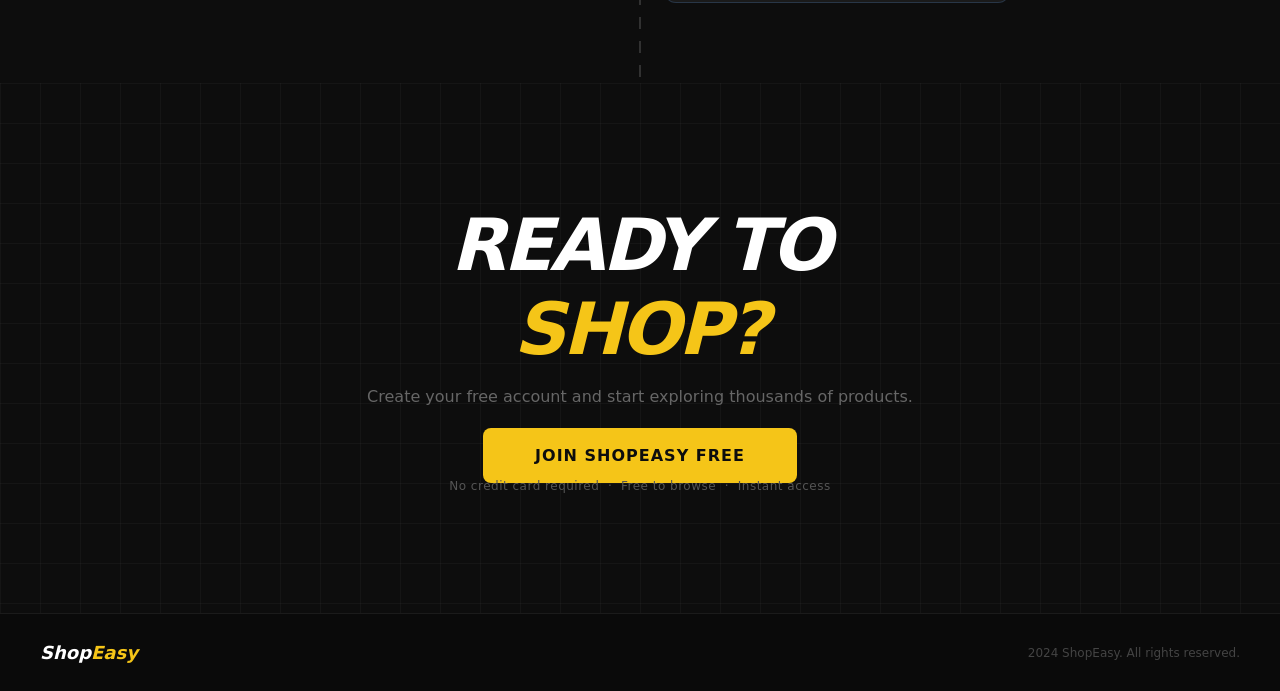
<file: src/main/resources/static/landing.html>
﻿<!DOCTYPE html>
<html lang="en">
<head>
<meta charset="UTF-8">
<meta name="viewport" content="width=device-width, initial-scale=1.0">
<title>ShopEasy</title>
<style>
*,*::before,*::after{box-sizing:border-box;margin:0;padding:0}
html{scroll-behavior:smooth}
body{font-family:'Segoe UI',system-ui,sans-serif;background:#0d0d0d;color:#f0f0f0;overflow-x:hidden}
.nav{position:fixed;top:0;left:0;right:0;z-index:200;display:flex;align-items:center;justify-content:space-between;padding:0 40px;height:60px;background:rgba(13,13,13,0.9);backdrop-filter:blur(12px);border-bottom:1px solid rgba(255,255,255,0.07)}
.nav-logo{font-size:22px;font-weight:900;color:#fff;text-decoration:none;letter-spacing:-0.5px;font-style:italic}
.nav-logo span{color:#f5c518}
.nav-cta{background:#f5c518;color:#0d0d0d;text-decoration:none;font-size:13px;font-weight:800;padding:9px 22px;border-radius:6px;letter-spacing:0.5px;text-transform:uppercase;transition:all .2s}
.nav-cta:hover{background:#e6b800;transform:translateY(-1px)}
.hero{min-height:100vh;display:flex;flex-direction:column;align-items:center;justify-content:center;text-align:center;padding:100px 40px 60px;position:relative;background:#0d0d0d;background-image:linear-gradient(rgba(255,255,255,.03) 1px,transparent 1px),linear-gradient(90deg,rgba(255,255,255,.03) 1px,transparent 1px);background-size:40px 40px}
.hero-eyebrow{font-size:12px;font-weight:700;letter-spacing:3px;text-transform:uppercase;color:#888;margin-bottom:20px}
.hero h1{font-size:88px;font-weight:900;line-height:0.95;letter-spacing:-4px;color:#fff;margin-bottom:8px;font-style:italic}
.hero h1 .yellow{color:#f5c518}
.hero h1 .pink{color:#ff6b9d}
.hero-sub{font-size:16px;color:#666;margin:20px 0 36px;max-width:400px;line-height:1.6}
.hero-btns{display:flex;gap:12px;justify-content:center;flex-wrap:wrap}
.btn-yellow{background:#f5c518;color:#0d0d0d;text-decoration:none;font-size:14px;font-weight:800;padding:14px 36px;border-radius:8px;text-transform:uppercase;letter-spacing:1px;transition:all .2s}
.btn-yellow:hover{background:#e6b800;transform:translateY(-2px)}
.btn-outline{background:transparent;color:#fff;text-decoration:none;font-size:14px;font-weight:600;padding:14px 36px;border-radius:8px;border:2px solid rgba(255,255,255,0.2);transition:all .2s}
.btn-outline:hover{border-color:rgba(255,255,255,0.5)}
.stats-strip{background:#111;border-top:1px solid rgba(255,255,255,.07);border-bottom:1px solid rgba(255,255,255,.07);padding:48px 40px;display:grid;grid-template-columns:repeat(4,1fr);max-width:900px;margin:0 auto;gap:0}
.stat-item{text-align:center;border-right:1px solid rgba(255,255,255,.07)}
.stat-item:last-child{border-right:none}
.stat-num{font-size:48px;font-weight:900;color:#fff;letter-spacing:-2px;font-style:italic}
.stat-num span{color:#f5c518}
.stat-lbl{font-size:12px;color:#666;margin-top:4px;font-weight:600;letter-spacing:1px;text-transform:uppercase}
.marquee-wrap{overflow:hidden;padding:20px 0;border-bottom:1px solid rgba(255,255,255,.07);background:#0d0d0d}
.marquee-inner{display:flex;gap:0;animation:marquee 22s linear infinite;width:max-content}
.marquee-inner:hover{animation-play-state:paused}
@keyframes marquee{0%{transform:translateX(0)}100%{transform:translateX(-50%)}}
.marquee-item{padding:0 36px;font-size:14px;font-weight:700;color:rgba(255,255,255,.25);border-right:1px solid rgba(255,255,255,.08);white-space:nowrap;letter-spacing:1px;text-transform:uppercase}
.marquee-item b{color:rgba(255,255,255,.55)}
.road-container{position:relative;max-width:860px;margin:0 auto;padding:0 60px}
.road-path{position:absolute;left:50%;transform:translateX(-50%);top:0;bottom:0;width:2px;background:repeating-linear-gradient(to bottom,rgba(255,255,255,.15) 0px,rgba(255,255,255,.15) 12px,transparent 12px,transparent 24px);z-index:0}
.road-node{position:relative;z-index:1;display:flex;align-items:flex-start;gap:48px;padding:80px 0}
.road-node.flip{flex-direction:row-reverse}
.road-node-content{flex:1}
.road-node-visual{flex:1}
.road-node-dot{position:absolute;left:50%;transform:translateX(-50%);top:80px;width:48px;height:48px;background:#f5c518;border-radius:50%;display:flex;align-items:center;justify-content:center;font-size:18px;font-weight:900;color:#0d0d0d;font-style:italic;box-shadow:0 0 0 8px rgba(245,197,24,.12),0 0 0 16px rgba(245,197,24,.06);z-index:2}
.stop-label{font-size:11px;font-weight:700;letter-spacing:3px;text-transform:uppercase;color:#f5c518;margin-bottom:10px}
.road-node-content h2{font-size:36px;font-weight:900;line-height:1.1;letter-spacing:-1px;color:#fff;margin-bottom:14px;font-style:italic}
.road-node-content h2 em{color:#f5c518;font-style:italic}
.road-node-content p{font-size:14px;color:#888;line-height:1.8;margin-bottom:20px}
.visual-card{background:#1a1a1a;border:1px solid rgba(255,255,255,0.08);border-radius:16px;padding:24px;position:relative;overflow:hidden}
.visual-card::before{content:'';position:absolute;inset:0;background:linear-gradient(135deg,rgba(245,197,24,.04) 0%,transparent 60%)}
.cat-pills{display:flex;flex-wrap:wrap;gap:10px;margin-bottom:16px}
.cat-pill{padding:7px 14px;border-radius:20px;font-size:12px;font-weight:700;border:2px solid}
.pill-yellow{background:rgba(245,197,24,.12);border-color:#f5c518;color:#f5c518}
.pill-pink{background:rgba(255,107,157,.12);border-color:#ff6b9d;color:#ff6b9d}
.pill-blue{background:rgba(96,165,250,.12);border-color:#60a5fa;color:#60a5fa}
.pill-green{background:rgba(74,222,128,.12);border-color:#4ade80;color:#4ade80}
.pill-purple{background:rgba(167,139,250,.12);border-color:#a78bfa;color:#a78bfa}
.pill-orange{background:rgba(251,146,60,.12);border-color:#fb923c;color:#fb923c}
.price-rows{display:flex;flex-direction:column;gap:10px}
.price-row{display:flex;align-items:center;justify-content:space-between;background:#222;border-radius:10px;padding:12px 16px}
.price-row-name{font-size:12px;font-weight:600;color:#ccc}
.price-row-val{font-size:15px;font-weight:800;color:#f5c518}
.price-row-badge{font-size:10px;font-weight:700;padding:3px 8px;border-radius:4px;background:rgba(74,222,128,.2);color:#4ade80}
.price-row.best{border:1px solid rgba(245,197,24,.3)}
.tracker-steps{display:flex;flex-direction:column;gap:0}
.tracker-step{display:flex;align-items:flex-start;gap:14px;padding:12px 0;border-bottom:1px solid rgba(255,255,255,.06)}
.tracker-step:last-child{border-bottom:none}
.tracker-dot{width:30px;height:30px;border-radius:50%;display:flex;align-items:center;justify-content:center;flex-shrink:0;font-size:13px;font-weight:800}
.dot-done{background:#4ade80;color:#0d0d0d}
.dot-active{background:#f5c518;color:#0d0d0d;animation:dotpulse 1.5s infinite}
.dot-pending{background:#333;color:#666}
@keyframes dotpulse{0%,100%{box-shadow:0 0 0 0 rgba(245,197,24,.4)}50%{box-shadow:0 0 0 8px rgba(245,197,24,0)}}
.tracker-step-title{font-size:13px;font-weight:700;color:#fff;margin-bottom:2px;padding-top:4px}
.tracker-step-sub{font-size:11px;color:#666}
.complaint-preview{background:#1a1a1a;border-radius:12px;padding:20px;border:1px solid rgba(255,107,157,.2)}
.complaint-tag{display:inline-block;background:rgba(255,107,157,.15);color:#ff6b9d;font-size:11px;font-weight:700;padding:4px 10px;border-radius:4px;margin-bottom:12px;text-transform:uppercase;letter-spacing:1px}
.complaint-subject{font-size:15px;font-weight:700;color:#fff;margin-bottom:8px}
.complaint-desc{font-size:13px;color:#888;line-height:1.6;margin-bottom:14px}
.complaint-status{display:flex;align-items:center;gap:8px;font-size:12px;font-weight:700;color:#4ade80}
.status-dot{width:8px;height:8px;background:#4ade80;border-radius:50%;animation:dotpulse 1.5s infinite}
.seller-preview{background:#1a1a1a;border-radius:12px;padding:20px;border:1px solid rgba(96,165,250,.2)}
.seller-avatar-lg{width:52px;height:52px;border-radius:50%;background:linear-gradient(135deg,#1d4ed8,#7c3aed);display:flex;align-items:center;justify-content:center;font-size:20px;font-weight:900;color:#fff;margin-bottom:12px}
.seller-biz{font-size:16px;font-weight:800;color:#fff;margin-bottom:4px}
.seller-loc{font-size:12px;color:#888;margin-bottom:10px}
.seller-stars{color:#f5c518;font-size:15px;letter-spacing:2px;margin-bottom:10px}
.seller-tags{display:flex;gap:8px;flex-wrap:wrap}
.seller-tag{font-size:11px;font-weight:700;padding:4px 10px;border-radius:4px;background:rgba(96,165,250,.15);color:#60a5fa}
.cta-section{text-align:center;padding:120px 40px;background:#0d0d0d;background-image:linear-gradient(rgba(255,255,255,.03) 1px,transparent 1px),linear-gradient(90deg,rgba(255,255,255,.03) 1px,transparent 1px);background-size:40px 40px}
.cta-section h2{font-size:72px;font-weight:900;letter-spacing:-3px;color:#fff;margin-bottom:16px;font-style:italic}
.cta-section h2 span{color:#f5c518}
.cta-section p{font-size:16px;color:#666;margin-bottom:40px}
.cta-note{font-size:12px;color:#555;margin-top:14px;letter-spacing:0.5px}
.footer{border-top:1px solid rgba(255,255,255,.07);padding:28px 40px;display:flex;align-items:center;justify-content:space-between;background:#0a0a0a}
.footer-logo{font-size:18px;font-weight:900;color:#fff;text-decoration:none;font-style:italic}
.footer-logo span{color:#f5c518}
.footer-copy{font-size:12px;color:#444}
</style>
</head>
<body>

<nav class="nav">
    <a class="nav-logo" href="landing.html">Shop<span>Easy</span></a>
    <a href="login.html" class="nav-cta">Join Now</a>
</nav>

<section class="hero">
    <div class="hero-eyebrow">India's smartest marketplace</div>
    <h1>SHOP<span class="yellow">EASY</span><br><span class="pink">.in</span></h1>
    <p class="hero-sub">The smarter way to discover products, compare sellers, and shop with confidence.</p>
    <div class="hero-btns">
        <a href="login.html" class="btn-yellow">Start Shopping</a>
        <a href="#road" class="btn-outline">See What's Inside</a>
    </div>
</section>

<div class="stats-strip">
    <div class="stat-item"><div class="stat-num">30<span>+</span></div><div class="stat-lbl">Products</div></div>
    <div class="stat-item"><div class="stat-num">10<span>+</span></div><div class="stat-lbl">Sellers</div></div>
    <div class="stat-item"><div class="stat-num">100<span>%</span></div><div class="stat-lbl">Secure</div></div>
    <div class="stat-item"><div class="stat-num">24<span>/7</span></div><div class="stat-lbl">Support</div></div>
</div>

<div class="marquee-wrap">
    <div class="marquee-inner">
        <div class="marquee-item"><b>Samsung</b> Electronics</div>
        <div class="marquee-item"><b>Nike</b> Footwear</div>
        <div class="marquee-item"><b>Sony</b> Audio</div>
        <div class="marquee-item"><b>Adidas</b> Sports</div>
        <div class="marquee-item"><b>Apple</b> Tech</div>
        <div class="marquee-item"><b>Philips</b> Kitchen</div>
        <div class="marquee-item"><b>Yonex</b> Sports</div>
        <div class="marquee-item"><b>Prestige</b> Kitchen</div>
        <div class="marquee-item"><b>LEGO</b> Toys</div>
        <div class="marquee-item"><b>Puma</b> Footwear</div>
        <div class="marquee-item"><b>Samsung</b> Electronics</div>
        <div class="marquee-item"><b>Nike</b> Footwear</div>
        <div class="marquee-item"><b>Sony</b> Audio</div>
        <div class="marquee-item"><b>Adidas</b> Sports</div>
        <div class="marquee-item"><b>Apple</b> Tech</div>
        <div class="marquee-item"><b>Philips</b> Kitchen</div>
        <div class="marquee-item"><b>Yonex</b> Sports</div>
        <div class="marquee-item"><b>Prestige</b> Kitchen</div>
        <div class="marquee-item"><b>LEGO</b> Toys</div>
        <div class="marquee-item"><b>Puma</b> Footwear</div>
    </div>
</div>

<div class="road-container" id="road">
    <div class="road-path"></div>

    <div class="road-node">
        <div class="road-node-dot">01</div>
        <div class="road-node-content">
            <div class="stop-label">Browse</div>
            <h2>Shop across <em>10 categories</em></h2>
            <p>From premium electronics to bestselling books — everything in one place, sorted by price, filtered by brand.</p>
            <a href="login.html" class="btn-yellow" style="display:inline-block;font-size:13px;padding:11px 28px">Start Browsing</a>
        </div>
        <div class="road-node-visual">
            <div class="visual-card">
                <div style="font-size:11px;font-weight:700;letter-spacing:2px;color:#666;text-transform:uppercase;margin-bottom:16px">Categories</div>
                <div class="cat-pills">
                    <div class="cat-pill pill-yellow">Electronics</div>
                    <div class="cat-pill pill-pink">Footwear</div>
                    <div class="cat-pill pill-blue">Kitchen</div>
                    <div class="cat-pill pill-green">Sports</div>
                    <div class="cat-pill pill-purple">Books</div>
                    <div class="cat-pill pill-orange">Home Decor</div>
                    <div class="cat-pill pill-pink">Toys</div>
                    <div class="cat-pill pill-blue">Auto</div>
                </div>
                <div style="font-size:12px;color:#555;margin-top:8px">30+ products · 10+ verified sellers</div>
            </div>
        </div>
    </div>

    <div class="road-node flip">
        <div class="road-node-dot">02</div>
        <div class="road-node-content">
            <div class="stop-label">Compare</div>
            <h2>Best price, <em>guaranteed</em></h2>
            <p>Multiple sellers list the same product at different prices. Our engine surfaces the cheapest option automatically.</p>
            <a href="login.html" class="btn-yellow" style="display:inline-block;font-size:13px;padding:11px 28px">Compare Prices</a>
        </div>
        <div class="road-node-visual">
            <div class="visual-card">
                <div style="font-size:11px;font-weight:700;letter-spacing:2px;color:#666;text-transform:uppercase;margin-bottom:16px">Sony WH-1000XM5</div>
                <div class="price-rows">
                    <div class="price-row best">
                        <div class="price-row-name">TechZone Electronics</div>
                        <div class="price-row-val">Rs.28,999</div>
                        <div class="price-row-badge">Best</div>
                    </div>
                    <div class="price-row">
                        <div class="price-row-name">Frank Gadgets World</div>
                        <div class="price-row-val">Rs.29,499</div>
                    </div>
                </div>
                <div style="font-size:12px;color:#555;margin-top:14px">You save Rs.500 automatically</div>
            </div>
        </div>
    </div>

    <div class="road-node">
        <div class="road-node-dot">03</div>
        <div class="road-node-content">
            <div class="stop-label">Track</div>
            <h2>Know exactly <em>where it is</em></h2>
            <p>Every order has a live status. From processing to shipped to delivered — you are always in the loop.</p>
            <a href="login.html" class="btn-yellow" style="display:inline-block;font-size:13px;padding:11px 28px">View Orders</a>
        </div>
        <div class="road-node-visual">
            <div class="visual-card">
                <div style="font-size:11px;font-weight:700;letter-spacing:2px;color:#666;text-transform:uppercase;margin-bottom:16px">Order #1042 · Nike Air Max 270</div>
                <div class="tracker-steps">
                    <div class="tracker-step"><div class="tracker-dot dot-done">✓</div><div><div class="tracker-step-title">Order Placed</div><div class="tracker-step-sub">Apr 20, 2024 · 10:32 AM</div></div></div>
                    <div class="tracker-step"><div class="tracker-dot dot-done">✓</div><div><div class="tracker-step-title">Payment Confirmed</div><div class="tracker-step-sub">Apr 20, 2024 · 10:33 AM</div></div></div>
                    <div class="tracker-step"><div class="tracker-dot dot-active">→</div><div><div class="tracker-step-title">Out for Delivery</div><div class="tracker-step-sub">Expected today by 6 PM</div></div></div>
                    <div class="tracker-step"><div class="tracker-dot dot-pending">4</div><div><div class="tracker-step-title">Delivered</div><div class="tracker-step-sub">Pending</div></div></div>
                </div>
            </div>
        </div>
    </div>

    <div class="road-node flip">
        <div class="road-node-dot">04</div>
        <div class="road-node-content">
            <div class="stop-label">Resolve</div>
            <h2>Issues? <em>We've got you.</em></h2>
            <p>File a complaint with photos, track its status, and get admin responses — all from your profile page.</p>
            <a href="login.html" class="btn-yellow" style="display:inline-block;font-size:13px;padding:11px 28px">My Profile</a>
        </div>
        <div class="road-node-visual">
            <div class="complaint-preview">
                <div class="complaint-tag">In Progress</div>
                <div class="complaint-subject">Wrong item delivered</div>
                <div class="complaint-desc">I ordered Samsung Galaxy Buds Pro but received a different model. The packaging was also damaged.</div>
                <div style="background:#222;border-radius:8px;padding:12px;font-size:12px;color:#4ade80;margin-bottom:12px;border-left:3px solid #4ade80"><strong>Admin:</strong> A replacement has been dispatched. Order has been refunded.</div>
                <div class="complaint-status"><div class="status-dot"></div>Being resolved by support team</div>
            </div>
        </div>
    </div>

    <div class="road-node">
        <div class="road-node-dot">05</div>
        <div class="road-node-content">
            <div class="stop-label">Discover</div>
            <h2>Meet the <em>sellers</em></h2>
            <p>Every seller has a full storefront — browse their products, read customer reviews, and shop with confidence.</p>
            <a href="login.html" class="btn-yellow" style="display:inline-block;font-size:13px;padding:11px 28px">Browse Stores</a>
        </div>
        <div class="road-node-visual">
            <div class="seller-preview">
                <div class="seller-avatar-lg">T</div>
                <div class="seller-biz">TechZone Electronics</div>
                <div class="seller-loc">Mumbai, Maharashtra · Verified Seller</div>
                <div class="seller-stars">★★★★★</div>
                <div style="font-size:13px;color:#888;line-height:1.6;margin-bottom:14px">Premium electronics retailer. Authorized reseller for Samsung, Sony, and LG products.</div>
                <div class="seller-tags">
                    <div class="seller-tag">Audio & Electronics</div>
                    <div class="seller-tag">11 Products</div>
                    <div class="seller-tag">4.8 Rating</div>
                </div>
            </div>
        </div>
    </div>
</div>

<section class="cta-section">
    <h2>READY TO<br><span>SHOP?</span></h2>
    <p>Create your free account and start exploring thousands of products.</p>
    <a href="login.html" class="btn-yellow" style="font-size:16px;padding:18px 52px">Join ShopEasy Free</a>
    <div class="cta-note">No credit card required &nbsp;·&nbsp; Free to browse &nbsp;·&nbsp; Instant access</div>
</section>

<footer class="footer">
    <a class="footer-logo" href="landing.html">Shop<span>Easy</span></a>
    <div class="footer-copy">2024 ShopEasy. All rights reserved.</div>
</footer>

</body>
</html>
</file>
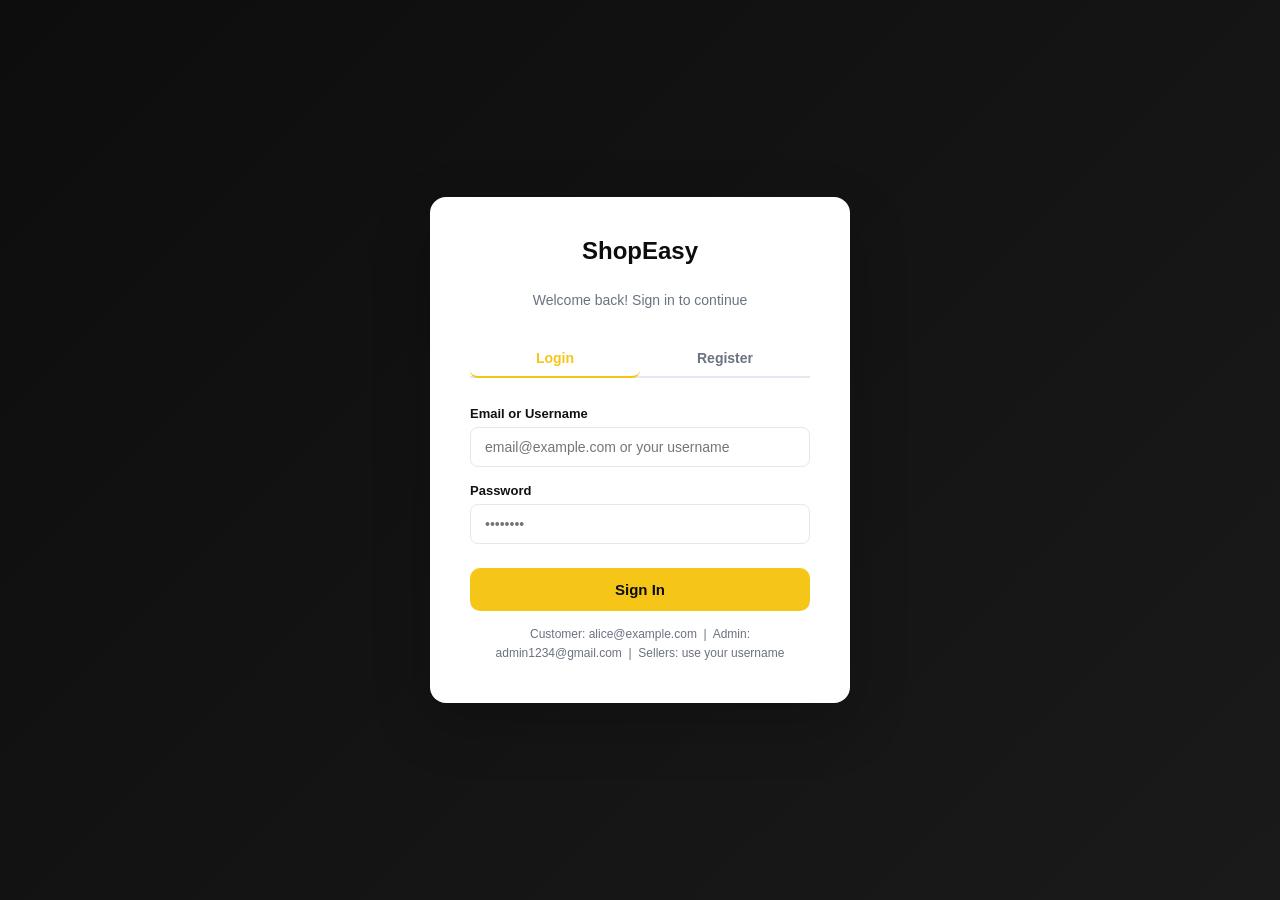
<file: src/main/resources/static/login.html>
<!DOCTYPE html>
<html lang="en">
<head>
    <meta charset="UTF-8">
    <title>Login — ShopEasy</title>
    <link rel="stylesheet" href="style.css">
</head>
<body>
<div class="auth-page">
    <div class="auth-card">
        <div class="auth-logo">
            <h2>ShopEasy</h2>
            <p id="auth-subtitle">Welcome back! Sign in to continue</p>
        </div>

        <div class="auth-tabs">
            <button class="auth-tab active" onclick="switchTab('login', this)">Login</button>
            <button class="auth-tab"        onclick="switchTab('register', this)">Register</button>
        </div>

        <!-- ── LOGIN ── -->
        <div id="login-form">
            <div class="form-group">
                <label>Email or Username</label>
                <input type="text" id="login-email" placeholder="email@example.com or your username">
            </div>
            <div class="form-group">
                <label>Password</label>
                <input type="password" id="login-password" placeholder="••••••••">
            </div>
            <button class="auth-submit" onclick="handleLogin()">Sign In</button>
            <div id="login-msg" class="result-box" style="display:none"></div>
            <p class="auth-msg" style="margin-top:14px;font-size:12px">
                Customer: alice@example.com &nbsp;|&nbsp; Admin: admin1234@gmail.com &nbsp;|&nbsp; Sellers: use your username
            </p>
        </div>

        <!-- ── REGISTER ── -->
        <div id="register-form" style="display:none">
            <!-- Role picker -->
            <div style="display:flex;gap:10px;margin-bottom:20px">
                <div id="role-customer" class="role-pill active" onclick="selectRole('customer')">Customer</div>
                <div id="role-seller"   class="role-pill"        onclick="selectRole('seller')">Seller</div>
            </div>

            <div class="form-group">
                <label>Username</label>
                <input type="text" id="reg-username" placeholder="yourname">
            </div>
            <div class="form-group">
                <label>Email</label>
                <input type="email" id="reg-email" placeholder="you@example.com">
            </div>
            <div class="form-group">
                <label>Password</label>
                <input type="password" id="reg-password" placeholder="min 6 characters">
            </div>
            <div class="form-group">
                <label>Phone Number</label>
                <input type="tel" id="reg-phone" placeholder="+91 9876543210">
            </div>

            <!-- Seller-only fields -->
            <div id="seller-fields" style="display:none">
                <div style="background:#fefce8;border-radius:10px;padding:16px;margin-bottom:16px;border:1px solid rgba(245,197,24,0.3)">
                    <div style="font-size:13px;font-weight:700;color:var(--accent);margin-bottom:16px;letter-spacing:0.5px;text-transform:uppercase">Store Information</div>

                    <div class="form-group">
                        <label>Business Name <span style="color:var(--danger)">*</span></label>
                        <input type="text" id="reg-business" placeholder="e.g. TechZone Electronics">
                    </div>
                    <div class="form-group">
                        <label>Business Category <span style="color:var(--danger)">*</span></label>
                        <select id="reg-category">
                            <option value="">Select your main category</option>
                            <option>Electronics</option>
                            <option>Footwear</option>
                            <option>Kitchen</option>
                            <option>Sports</option>
                            <option>Books</option>
                            <option>Home Decor</option>
                            <option>Clothing</option>
                            <option>Pet Supplies</option>
                            <option>Auto</option>
                            <option>Toys</option>
                        </select>
                    </div>
                    <div class="form-group">
                        <label>Store Description <span style="color:var(--danger)">*</span></label>
                        <textarea id="reg-description" rows="3" placeholder="Tell customers what your store sells and what makes it special..." style="width:100%;padding:11px 14px;border:1.5px solid #e2e8f0;border-radius:8px;font-size:14px;font-family:inherit;resize:vertical;outline:none;margin:0"></textarea>
                    </div>
                    <div class="form-group">
                        <label>Location <span style="color:var(--danger)">*</span></label>
                        <input type="text" id="reg-location" placeholder="e.g. Mumbai, Maharashtra">
                    </div>
                    <div class="form-group">
                        <label>GST Number</label>
                        <input type="text" id="reg-gst" placeholder="22AAAAA0000A1Z5 (optional)">
                    </div>
                    <div class="form-group">
                        <label>Bank Account Number</label>
                        <input type="text" id="reg-bank" placeholder="For payouts (optional)">
                    </div>
                    <div class="form-group" style="margin-bottom:0">
                        <label>Business Address</label>
                        <input type="text" id="reg-address" placeholder="Full address (optional)">
                    </div>
                </div>
            </div>

            <button class="auth-submit" onclick="handleRegister()">Create Account</button>
            <div id="reg-msg" class="result-box" style="display:none"></div>
        </div>
    </div>
</div>

<style>
    .role-pill {
      flex: 1; padding: 10px; text-align: center;
      border: 2px solid #e2e8f0; border-radius: 10px;
      font-size: 14px; font-weight: 600; cursor: pointer;
      color: var(--muted); transition: all 0.2s;
    }
    .role-pill.active { border-color: var(--accent); color: var(--accent); background: #eef3fb; }
</style>

<script>
    let selectedRole = 'customer';

    function selectRole(role) {
      selectedRole = role;
      document.querySelectorAll('.role-pill').forEach(p => p.classList.remove('active'));
      document.getElementById(`role-${role}`).classList.add('active');
      document.getElementById('seller-fields').style.display = role === 'seller' ? 'block' : 'none';
    }

    function switchTab(tab, el) {
      document.querySelectorAll('.auth-tab').forEach(t => t.classList.remove('active'));
      el.classList.add('active');
      document.getElementById('login-form').style.display    = tab === 'login'    ? 'block' : 'none';
      document.getElementById('register-form').style.display = tab === 'register' ? 'block' : 'none';
      document.getElementById('auth-subtitle').textContent   =
        tab === 'login' ? 'Welcome back! Sign in to continue' : 'Create your ShopEasy account';
    }

    async function handleLogin() {
      const email = document.getElementById('login-email').value.trim();
      const msg   = document.getElementById('login-msg');

      if (!email) {
        msg.style.display = 'block'; msg.className = 'result-box error';
        msg.textContent = 'Please enter your email'; return;
      }

      try {
        const res  = await fetch('http://localhost:8080/api/users/login', {
          method: 'POST', headers: { 'Content-Type': 'application/json' },
          body: JSON.stringify({ email, password: document.getElementById('login-password').value })
        });
        const data = await res.json();

        if (res.ok) {
          localStorage.setItem('user', JSON.stringify(data));
          msg.style.display = 'block'; msg.className = 'result-box success';
          msg.textContent = `Welcome back, ${data.username}! Redirecting...`;

          // Sync any localStorage cart items to DB
          if (data.role === 'customer') {
            const localCart = JSON.parse(localStorage.getItem('cart') || '[]');
            if (localCart.length > 0) {
              try {
                await fetch('http://localhost:8080/api/cart/sync', {
                  method: 'POST',
                  headers: { 'Content-Type': 'application/json' },
                  body: JSON.stringify({ userId: data.userId, items: localCart })
                });
                localStorage.removeItem('cart');
              } catch (_) {}
            }
          }

          setTimeout(() => {
            if      (data.role === 'admin')  window.location.href = 'admin.html';
            else if (data.role === 'seller') window.location.href = 'seller.html';
            else                             window.location.href = 'index.html';
          }, 900);
        } else {
          msg.style.display = 'block'; msg.className = 'result-box error';
          msg.textContent = data.error;
        }
      } catch(e) {
        msg.style.display = 'block'; msg.className = 'result-box error';
        msg.textContent = 'Could not connect to server.';
      }
    }

    async function handleRegister() {
      const msg = document.getElementById('reg-msg');
      const username = document.getElementById('reg-username').value.trim();
      const email    = document.getElementById('reg-email').value.trim();
      const password = document.getElementById('reg-password').value;

      if (!username || !email || !password) {
        msg.style.display = 'block'; msg.className = 'result-box error';
        msg.textContent = 'Please fill all required fields'; return;
      }
      if (selectedRole === 'seller' && !document.getElementById('reg-business').value.trim()) {
        msg.style.display = 'block'; msg.className = 'result-box error';
        msg.textContent = 'Business name is required for sellers'; return;
      }
      if (selectedRole === 'seller' && !document.getElementById('reg-category').value) {
        msg.style.display = 'block'; msg.className = 'result-box error';
        msg.textContent = 'Please select a business category'; return;
      }
      if (selectedRole === 'seller' && !document.getElementById('reg-description').value.trim()) {
        msg.style.display = 'block'; msg.className = 'result-box error';
        msg.textContent = 'Please add a store description'; return;
      }
      if (selectedRole === 'seller' && !document.getElementById('reg-location').value.trim()) {
        msg.style.display = 'block'; msg.className = 'result-box error';
        msg.textContent = 'Please enter your business location'; return;
      }

      try {
        const body = {
          username, email, password, role: selectedRole,
          phone:        document.getElementById('reg-phone').value,
          businessName: document.getElementById('reg-business')?.value || '',
          category:     document.getElementById('reg-category')?.value || '',
          description:  document.getElementById('reg-description')?.value || '',
          location:     document.getElementById('reg-location')?.value || '',
          gst:          document.getElementById('reg-gst')?.value      || '',
          bankAccount:  document.getElementById('reg-bank')?.value     || '',
          address:      document.getElementById('reg-address')?.value  || '',
        };

        const res  = await fetch('http://localhost:8080/api/users/register', {
          method: 'POST', headers: { 'Content-Type': 'application/json' },
          body: JSON.stringify(body)
        });
        const data = await res.json();

        if (res.ok) {
          msg.style.display = 'block'; msg.className = 'result-box success';
          msg.innerHTML = selectedRole === 'seller'
            ? `Seller account created! Your application is <strong>pending admin approval</strong>. You will be able to list products once approved.`
            : `Account created! <a href="#" onclick="switchTab('login', document.querySelectorAll('.auth-tab')[0])" style="color:var(--success);font-weight:700">Sign in now</a>`;
        } else {
          msg.style.display = 'block'; msg.className = 'result-box error';
          msg.textContent =  data.error;
        }
      } catch(e) {
        msg.style.display = 'block'; msg.className = 'result-box error';
        msg.textContent = 'Could not connect to server.';
      }
    }
</script>
</body>
</html>
</file>
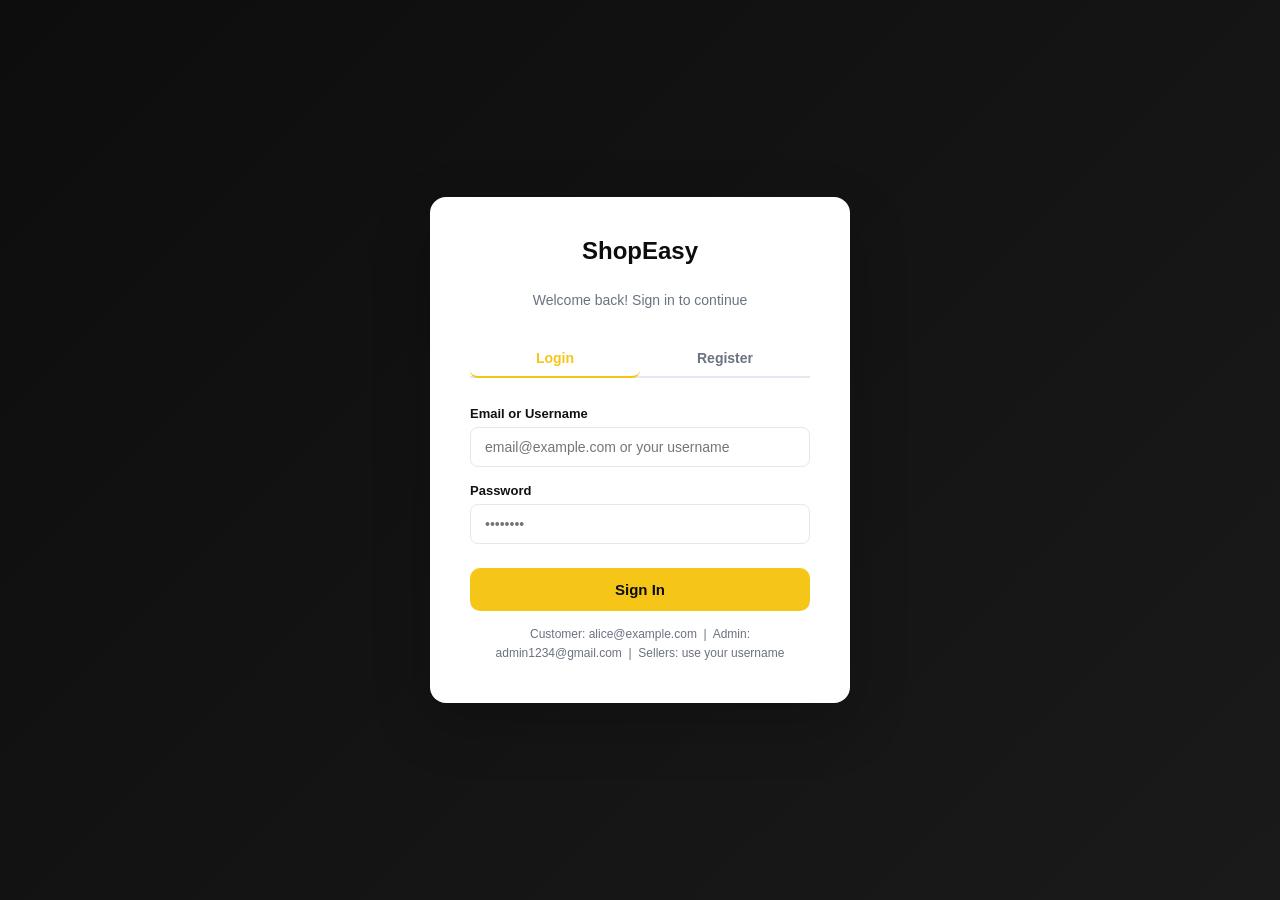
<file: src/main/resources/static/orders.html>
﻿<!DOCTYPE html>
<html lang="en">
<head>
    <meta charset="UTF-8">
    <meta name="viewport" content="width=device-width, initial-scale=1.0">
    <title>My Orders — ShopEasy</title>
    <link rel="stylesheet" href="style.css">
</head>
<body>

<div class="announce-bar">
    Free shipping on orders above Rs.499 &nbsp;|&nbsp; Use code <strong>EASY10</strong> for 10% off
</div>

<nav>
    <a class="nav-logo" href="index.html">Shop<span>Easy</span></a>
    <div class="nav-search" style="max-width:360px">
        <input type="text" placeholder="Search products..." onclick="window.location.href='index.html'">
        <button class="search-btn">
            <svg width="16" height="16" viewBox="0 0 24 24" fill="none" stroke="currentColor" stroke-width="2.5" stroke-linecap="round" stroke-linejoin="round"><circle cx="11" cy="11" r="8"/><line x1="21" y1="21" x2="16.65" y2="16.65"/></svg>
        </button>
    </div>
    <div class="nav-right">
        <div id="nav-user-area"></div>
        <a href="cart.html" class="cart-btn">
            <svg width="18" height="18" viewBox="0 0 24 24" fill="none" stroke="currentColor" stroke-width="2" stroke-linecap="round" stroke-linejoin="round"><circle cx="9" cy="21" r="1"/><circle cx="20" cy="21" r="1"/><path d="M1 1h4l2.68 13.39a2 2 0 0 0 2 1.61h9.72a2 2 0 0 0 2-1.61L23 6H6"/></svg>
            Cart <span class="cart-count" id="cart-count">0</span>
        </a>
    </div>
</nav>

<div class="container-wide" style="padding-top:40px;padding-bottom:60px">
    <div style="display:flex;align-items:center;gap:8px;margin-bottom:28px">
        <a href="index.html" style="color:var(--muted);font-size:13px;text-decoration:none">Home</a>
        <span style="color:var(--muted);font-size:13px">/</span>
        <span style="font-size:13px;color:var(--text)">My Orders</span>
    </div>

    <h2 style="margin-bottom:24px">My Orders</h2>
    <div id="orders-list"></div>
</div>

<footer class="site-footer">
    <div class="footer-bottom container-wide">
        <span>2024 ShopEasy. All rights reserved.</span>
        <a href="index.html" style="color:#94a3b8;text-decoration:none">Continue Shopping</a>
    </div>
</footer>

<script>
    const user = JSON.parse(localStorage.getItem('user') || 'null');

    function renderNav() {
        const area = document.getElementById('nav-user-area');
        if (user) {
            area.innerHTML = `
                <div class="nav-user-menu">
                    <button class="nav-user-btn" onclick="toggleUserMenu()">
                        <div class="nav-avatar">${user.username.charAt(0).toUpperCase()}</div>
                        <span>${user.username}</span>
                        <svg width="12" height="12" viewBox="0 0 24 24" fill="none" stroke="currentColor" stroke-width="2.5"><polyline points="6 9 12 15 18 9"/></svg>
                    </button>
                    <div class="user-dropdown" id="user-dropdown">
                        <a href="profile.html" class="dropdown-item">My Profile</a>
                        <a href="orders.html" class="dropdown-item">My Orders</a>
                        <div class="dropdown-divider"></div>
                        <a href="#" class="dropdown-item dropdown-logout" onclick="logout()">Sign Out</a>
                    </div>
                </div>`;
        } else {
            area.innerHTML = `<a href="login.html" class="nav-login-link">Sign In</a>`;
        }
    }

    function toggleUserMenu() { document.getElementById('user-dropdown').classList.toggle('open'); }
    document.addEventListener('click', (e) => {
        const menu = document.getElementById('user-dropdown');
        if (menu && !e.target.closest('.nav-user-menu')) menu.classList.remove('open');
    });
    function logout() { localStorage.removeItem('user'); window.location.href = 'landing.html'; }

    function updateCartCount() {
        const cart = JSON.parse(localStorage.getItem('cart') || '[]');
        document.getElementById('cart-count').textContent = cart.reduce((s, i) => s + i.quantity, 0);
    }

    const PRODUCT_IMAGES = {
    1:'https://images.unsplash.com/photo-1590658268037-6bf12165a8df?w=120&q=80',2:'https://images.unsplash.com/photo-1505740420928-5e560c06d30e?w=120&q=80',3:'https://images.unsplash.com/photo-1600294037681-c80b4cb5b434?w=120&q=80',4:'https://images.unsplash.com/photo-1608043152269-423dbba4e7e1?w=120&q=80',5:'https://images.unsplash.com/photo-1590658268037-6bf12165a8df?w=120&q=80',6:'https://images.unsplash.com/photo-1527443224154-c4a3942d3acf?w=120&q=80',7:'https://images.unsplash.com/photo-1527864550417-7fd91fc51a46?w=120&q=80',8:'https://images.unsplash.com/photo-1585771724684-38269d6639fd?w=120&q=80',9:'https://images.unsplash.com/photo-1542291026-7eec264c27ff?w=120&q=80',10:'https://images.unsplash.com/photo-1608231387042-66d1773070a5?w=120&q=80',11:'https://images.unsplash.com/photo-1491553895911-0055eca6402d?w=120&q=80',12:'https://images.unsplash.com/photo-1449505278894-297fdb3edbc1?w=120&q=80',13:'https://images.unsplash.com/photo-1560769629-975ec94e6a86?w=120&q=80',14:'https://images.unsplash.com/photo-1585515320310-259814833e62?w=120&q=80',15:'https://images.unsplash.com/photo-1556909114-f6e7ad7d3136?w=120&q=80',16:'https://images.unsplash.com/photo-1574269909862-7e1d70bb8078?w=120&q=80',17:'https://images.unsplash.com/photo-1602143407151-7111542de6e8?w=120&q=80',18:'https://images.unsplash.com/photo-1556909114-f6e7ad7d3136?w=120&q=80',19:'https://images.unsplash.com/photo-1617083934551-ac1f3b4b7b4e?w=120&q=80',20:'https://images.unsplash.com/photo-1617083934551-ac1f3b4b7b4e?w=120&q=80',21:'https://images.unsplash.com/photo-1517836357463-d25dfeac3438?w=120&q=80',22:'https://images.unsplash.com/photo-1544367567-0f2fcb009e0b?w=120&q=80',23:'https://images.unsplash.com/photo-1512820790803-83ca734da794?w=120&q=80',24:'https://images.unsplash.com/photo-1481627834876-b7833e8f5570?w=120&q=80',25:'https://images.unsplash.com/photo-1544716278-ca5e3f4abd8c?w=120&q=80',26:'https://images.unsplash.com/photo-1586023492125-27b2c045efd7?w=120&q=80',27:'https://images.unsplash.com/photo-1602143407151-7111542de6e8?w=120&q=80',28:'https://images.unsplash.com/photo-1555041469-a586c61ea9bc?w=120&q=80',29:'https://images.unsplash.com/photo-1558060370-d644479cb6f7?w=120&q=80',30:'https://images.unsplash.com/photo-1594736797933-d0501ba2fe65?w=120&q=80',31:'https://images.unsplash.com/photo-1611996575749-79a3a250f948?w=120&q=80'
};

    async function loadOrders() {
        if (!user) { window.location.href = 'login.html'; return; }
        const list = document.getElementById('orders-list');
        list.innerHTML = '<p style="color:var(--muted)">Loading your orders...</p>';
        try {
            const res = await fetch(`http://localhost:8080/api/orders/customer/${user.userId}/detailed`);
            const orders = await res.json();

            if (orders.length === 0) {
                list.innerHTML = `
                    <div class="card" style="text-align:center;padding:80px 40px">
                        <svg width="64" height="64" viewBox="0 0 24 24" fill="none" stroke="#cbd5e1" stroke-width="1.5" stroke-linecap="round" stroke-linejoin="round" style="margin:0 auto 20px;display:block"><path d="M14 2H6a2 2 0 0 0-2 2v16a2 2 0 0 0 2 2h12a2 2 0 0 0 2-2V8z"/><polyline points="14 2 14 8 20 8"/><line x1="16" y1="13" x2="8" y2="13"/><line x1="16" y1="17" x2="8" y2="17"/><polyline points="10 9 9 9 8 9"/></svg>
                        <h3 style="margin-bottom:8px">No orders yet</h3>
                        <p style="color:var(--muted);margin-bottom:24px">Start shopping to see your orders here.</p>
                        <a href="index.html" style="display:inline-block;padding:12px 28px;border-radius:10px;background:var(--accent);color:white;text-decoration:none;font-weight:700">Browse Products</a>
                    </div>`;
                return;
            }

            list.innerHTML = orders.reverse().map(o => {
                const img = PRODUCT_IMAGES[o.productId] || 'https://images.unsplash.com/photo-1523275335684-37898b6baf30?w=120&q=80';
                const statusColors = { processing:'#92400e', shipped:'#1e40af', delivered:'#166534', cancelled:'#991b1b' };
                const statusBg    = { processing:'#fef3c7', shipped:'#dbeafe', delivered:'#dcfce7', cancelled:'#fee2e2' };
                const st = o.status || 'processing';
                return `
                <div class="order-card">
                    <div style="display:flex;gap:16px;align-items:flex-start">
                        <img src="${img}" alt="${o.productName||''}"
                             style="width:80px;height:80px;object-fit:cover;border-radius:10px;flex-shrink:0;background:#f1f5f9;cursor:pointer"
                             onclick="window.location.href='product.html?id=${o.productId}'"
                             onerror="this.src='https://images.unsplash.com/photo-1523275335684-37898b6baf30?w=120&q=80'">
                        <div style="flex:1;min-width:0">
                            <div style="display:flex;justify-content:space-between;align-items:flex-start;margin-bottom:8px">
                                <div>
                                    <div style="font-size:15px;font-weight:700;color:var(--primary);cursor:pointer" onclick="window.location.href='product.html?id=${o.productId}'">${o.productName||'Product #'+o.productId}</div>
                                    <div style="font-size:12px;color:var(--muted);margin-top:2px">${o.productCategory||''}</div>
                                </div>
                                <span style="background:${statusBg[st]||'#fef3c7'};color:${statusColors[st]||'#92400e'};padding:4px 12px;border-radius:20px;font-size:11px;font-weight:700;text-transform:uppercase;letter-spacing:0.5px;white-space:nowrap;margin-left:12px">${st}</span>
                            </div>
                            <div style="display:grid;grid-template-columns:repeat(3,1fr);gap:8px;margin-bottom:10px">
                                <div style="background:#f8faff;border-radius:8px;padding:8px 10px">
                                    <div style="font-size:10px;color:var(--muted);font-weight:600;text-transform:uppercase;letter-spacing:0.5px">Order ID</div>
                                    <div style="font-size:13px;font-weight:700;color:var(--text);margin-top:2px">#${o.orderId}</div>
                                </div>
                                <div style="background:#f8faff;border-radius:8px;padding:8px 10px">
                                    <div style="font-size:10px;color:var(--muted);font-weight:600;text-transform:uppercase;letter-spacing:0.5px">Quantity</div>
                                    <div style="font-size:13px;font-weight:700;color:var(--text);margin-top:2px">${o.quantity} unit${o.quantity>1?'s':''}</div>
                                </div>
                                <div style="background:#f8faff;border-radius:8px;padding:8px 10px">
                                    <div style="font-size:10px;color:var(--muted);font-weight:600;text-transform:uppercase;letter-spacing:0.5px">Total Paid</div>
                                    <div style="font-size:13px;font-weight:700;color:var(--primary);margin-top:2px">Rs.${Number(o.totalAmount||0).toLocaleString('en-IN')}</div>
                                </div>
                                <div style="background:#f8faff;border-radius:8px;padding:8px 10px">
                                    <div style="font-size:10px;color:var(--muted);font-weight:600;text-transform:uppercase;letter-spacing:0.5px">Price/Unit</div>
                                    <div style="font-size:13px;font-weight:700;color:var(--text);margin-top:2px">Rs.${Number(o.priceAtPurchase||0).toLocaleString('en-IN')}</div>
                                </div>
                                <div style="background:#f8faff;border-radius:8px;padding:8px 10px">
                                    <div style="font-size:10px;color:var(--muted);font-weight:600;text-transform:uppercase;letter-spacing:0.5px">Seller</div>
                                    <div style="font-size:13px;font-weight:700;color:var(--accent);margin-top:2px;cursor:pointer" onclick="window.location.href='store.html?id=${o.sellerId}'">${o.sellerName||'Seller #'+o.sellerId}</div>
                                </div>
                                <div style="background:#f8faff;border-radius:8px;padding:8px 10px">
                                    <div style="font-size:10px;color:var(--muted);font-weight:600;text-transform:uppercase;letter-spacing:0.5px">Payment</div>
                                    <div style="font-size:13px;font-weight:700;color:var(--success);margin-top:2px">${o.paymentStatus||'—'}</div>
                                </div>
                            </div>
                            <div style="font-size:12px;color:#94a3b8">Ordered on ${o.orderDate ? new Date(o.orderDate).toLocaleString('en-IN',{day:'numeric',month:'short',year:'numeric',hour:'2-digit',minute:'2-digit'}) : '—'}</div>
                        </div>
                    </div>
                    ${o.status !== 'cancelled' && o.status !== 'delivered' ? `
                        <div style="margin-top:14px;padding-top:14px;border-top:1px solid #f1f5f9;display:flex;gap:10px">
                            <button onclick="cancelOrder(${o.orderId}, this)" style="width:auto;background:var(--danger);padding:8px 16px;font-size:13px">Cancel Order</button>
                            <div id="cancel-result-${o.orderId}" class="result-box" style="display:none;margin:0;flex:1"></div>
                        </div>` : ''}
                </div>`;
            }).join('');
        } catch (e) {
            list.innerHTML = '<p style="color:var(--muted)">Could not load orders. Make sure the server is running.</p>';
        }
    }

    async function cancelOrder(orderId, btn) {
        const resultBox = document.getElementById(`cancel-result-${orderId}`);
        btn.disabled = true; btn.textContent = 'Cancelling...';
        try {
            const res = await fetch(`http://localhost:8080/api/orders/${orderId}/cancel`, { method: 'POST' });
            const text = await res.text();
            resultBox.style.display = 'block';
            if (res.ok) {
                resultBox.className = 'result-box success';
                resultBox.textContent = text;
                setTimeout(loadOrders, 1000);
            } else {
                resultBox.className = 'result-box error';
                resultBox.textContent = text;
                btn.disabled = false; btn.textContent = 'Cancel Order';
            }
        } catch (e) {
            resultBox.style.display = 'block';
            resultBox.className = 'result-box error';
            resultBox.textContent = 'Could not connect to server.';
            btn.disabled = false;
        }
    }

    renderNav();
    updateCartCount();
    loadOrders();
</script>
</body>
</html>
</file>
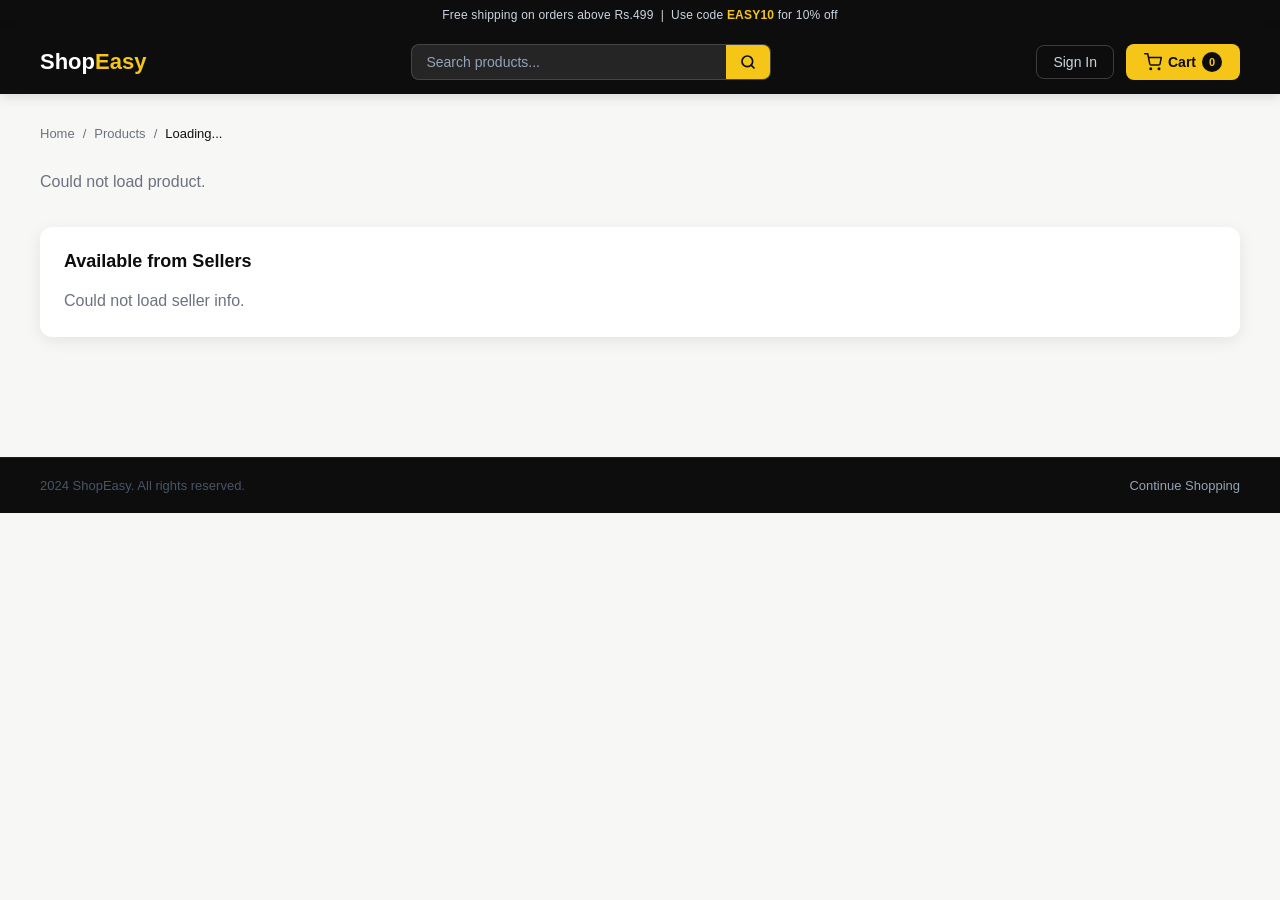
<file: src/main/resources/static/product.html>
﻿<!DOCTYPE html>
<html lang="en">
<head>
    <meta charset="UTF-8">
    <meta name="viewport" content="width=device-width, initial-scale=1.0">
    <title>Product — ShopEasy</title>
    <link rel="stylesheet" href="style.css">
</head>
<body>

<div class="announce-bar">
    Free shipping on orders above Rs.499 &nbsp;|&nbsp; Use code <strong>EASY10</strong> for 10% off
</div>

<nav>
    <a class="nav-logo" href="index.html">Shop<span>Easy</span></a>
    <div class="nav-search" style="max-width:360px">
        <input type="text" placeholder="Search products..." onclick="window.location.href='index.html'">
        <button class="search-btn">
            <svg width="16" height="16" viewBox="0 0 24 24" fill="none" stroke="currentColor" stroke-width="2.5" stroke-linecap="round" stroke-linejoin="round"><circle cx="11" cy="11" r="8"/><line x1="21" y1="21" x2="16.65" y2="16.65"/></svg>
        </button>
    </div>
    <div class="nav-right">
        <div id="nav-user-area"></div>
        <a href="cart.html" class="cart-btn">
            <svg width="18" height="18" viewBox="0 0 24 24" fill="none" stroke="currentColor" stroke-width="2" stroke-linecap="round" stroke-linejoin="round"><circle cx="9" cy="21" r="1"/><circle cx="20" cy="21" r="1"/><path d="M1 1h4l2.68 13.39a2 2 0 0 0 2 1.61h9.72a2 2 0 0 0 2-1.61L23 6H6"/></svg>
            Cart <span class="cart-count" id="cart-count">0</span>
        </a>
    </div>
</nav>

<div class="container-wide" style="padding-top:32px;padding-bottom:60px">
    <!-- Breadcrumb -->
    <div style="display:flex;align-items:center;gap:8px;margin-bottom:28px">
        <a href="index.html" style="color:var(--muted);font-size:13px;text-decoration:none">Home</a>
        <span style="color:var(--muted);font-size:13px">/</span>
        <span id="breadcrumb-cat" style="font-size:13px;color:var(--muted)">Products</span>
        <span style="color:var(--muted);font-size:13px">/</span>
        <span id="breadcrumb-name" style="font-size:13px;color:var(--text)">Loading...</span>
    </div>

    <div id="product-detail"></div>

    <!-- Sellers -->
    <div class="card" style="margin-top:32px">
        <h3>Available from Sellers</h3>
        <div id="sellers-list"></div>
    </div>
</div>

<footer class="site-footer">
    <div class="footer-bottom container-wide">
        <span>2024 ShopEasy. All rights reserved.</span>
        <a href="index.html" style="color:#94a3b8;text-decoration:none">Continue Shopping</a>
    </div>
</footer>

<script>
    const params = new URLSearchParams(window.location.search);
    const productId = params.get('id');
    const user = JSON.parse(localStorage.getItem('user') || 'null');
    let cart = JSON.parse(localStorage.getItem('cart') || '[]');
    let currentProduct = null;

    const PRODUCT_IMAGES = {
    1:'https://images.unsplash.com/photo-1590658268037-6bf12165a8df?w=600&q=80',2:'https://images.unsplash.com/photo-1505740420928-5e560c06d30e?w=600&q=80',3:'https://images.unsplash.com/photo-1600294037681-c80b4cb5b434?w=600&q=80',4:'https://images.unsplash.com/photo-1608043152269-423dbba4e7e1?w=600&q=80',5:'https://images.unsplash.com/photo-1590658268037-6bf12165a8df?w=600&q=80',6:'https://images.unsplash.com/photo-1527443224154-c4a3942d3acf?w=600&q=80',7:'https://images.unsplash.com/photo-1527864550417-7fd91fc51a46?w=600&q=80',8:'https://images.unsplash.com/photo-1585771724684-38269d6639fd?w=600&q=80',9:'https://images.unsplash.com/photo-1542291026-7eec264c27ff?w=600&q=80',10:'https://images.unsplash.com/photo-1608231387042-66d1773070a5?w=600&q=80',11:'https://images.unsplash.com/photo-1491553895911-0055eca6402d?w=600&q=80',12:'https://images.unsplash.com/photo-1449505278894-297fdb3edbc1?w=600&q=80',13:'https://images.unsplash.com/photo-1560769629-975ec94e6a86?w=600&q=80',14:'https://images.unsplash.com/photo-1585515320310-259814833e62?w=600&q=80',15:'https://images.unsplash.com/photo-1556909114-f6e7ad7d3136?w=600&q=80',16:'https://images.unsplash.com/photo-1574269909862-7e1d70bb8078?w=600&q=80',17:'https://images.unsplash.com/photo-1602143407151-7111542de6e8?w=600&q=80',18:'https://images.unsplash.com/photo-1556909114-f6e7ad7d3136?w=600&q=80',19:'https://images.unsplash.com/photo-1617083934551-ac1f3b4b7b4e?w=600&q=80',20:'https://images.unsplash.com/photo-1617083934551-ac1f3b4b7b4e?w=600&q=80',21:'https://images.unsplash.com/photo-1517836357463-d25dfeac3438?w=600&q=80',22:'https://images.unsplash.com/photo-1544367567-0f2fcb009e0b?w=600&q=80',23:'https://images.unsplash.com/photo-1512820790803-83ca734da794?w=600&q=80',24:'https://images.unsplash.com/photo-1481627834876-b7833e8f5570?w=600&q=80',25:'https://images.unsplash.com/photo-1544716278-ca5e3f4abd8c?w=600&q=80',26:'https://images.unsplash.com/photo-1586023492125-27b2c045efd7?w=600&q=80',27:'https://images.unsplash.com/photo-1602143407151-7111542de6e8?w=600&q=80',28:'https://images.unsplash.com/photo-1555041469-a586c61ea9bc?w=600&q=80',29:'https://images.unsplash.com/photo-1558060370-d644479cb6f7?w=600&q=80',30:'https://images.unsplash.com/photo-1594736797933-d0501ba2fe65?w=600&q=80',31:'https://images.unsplash.com/photo-1611996575749-79a3a250f948?w=600&q=80'
};

    function renderNav() {
        const area = document.getElementById('nav-user-area');
        if (user) {
            area.innerHTML = `
                <div class="nav-user-menu">
                    <button class="nav-user-btn" onclick="toggleUserMenu()">
                        <div class="nav-avatar">${user.username.charAt(0).toUpperCase()}</div>
                        <span>${user.username}</span>
                        <svg width="12" height="12" viewBox="0 0 24 24" fill="none" stroke="currentColor" stroke-width="2.5"><polyline points="6 9 12 15 18 9"/></svg>
                    </button>
                    <div class="user-dropdown" id="user-dropdown">
                        <a href="profile.html" class="dropdown-item">My Profile</a>
                        <a href="orders.html" class="dropdown-item">My Orders</a>
                        <div class="dropdown-divider"></div>
                        <a href="#" class="dropdown-item dropdown-logout" onclick="logout()">Sign Out</a>
                    </div>
                </div>`;
        } else {
            area.innerHTML = `<a href="login.html" class="nav-login-link">Sign In</a>`;
        }
    }

    function toggleUserMenu() { document.getElementById('user-dropdown').classList.toggle('open'); }
    document.addEventListener('click', (e) => {
        const menu = document.getElementById('user-dropdown');
        if (menu && !e.target.closest('.nav-user-menu')) menu.classList.remove('open');
    });
    function logout() { localStorage.removeItem('user'); window.location.href = 'landing.html'; }

    function updateCartCount() {
        document.getElementById('cart-count').textContent = cart.reduce((s, i) => s + i.quantity, 0);
    }

    function addToCartFromDetail() {
        if (!currentProduct) return;
        const qty = parseInt(document.getElementById('detail-qty').textContent) || 1;
        const existing = cart.find(i => i.productId === currentProduct.productId);
        if (existing) existing.quantity += qty;
        else cart.push({ ...currentProduct, quantity: qty, image: PRODUCT_IMAGES[currentProduct.productId] });
        localStorage.setItem('cart', JSON.stringify(cart));
        updateCartCount();
        const btn = document.getElementById('add-cart-detail-btn');
        btn.textContent = 'Added to Cart';
        btn.style.background = '#16a34a';
        setTimeout(() => { btn.textContent = 'Add to Cart'; btn.style.background = ''; }, 1500);
    }

    function changeDetailQty(delta) {
        const el = document.getElementById('detail-qty');
        const val = Math.max(1, parseInt(el.textContent) + delta);
        el.textContent = val;
        loadSellers(val);
    }

    async function loadProduct() {
        try {
            const res = await fetch(`http://localhost:8080/api/products/${productId}`);
            currentProduct = await res.json();
            document.title = `${currentProduct.productName} — ShopEasy`;
            document.getElementById('breadcrumb-cat').textContent = currentProduct.category;
            document.getElementById('breadcrumb-name').textContent = currentProduct.productName;

            const img = PRODUCT_IMAGES[currentProduct.productId] || '';
            const mrp = Math.round(currentProduct.basePrice * 1.2);

            document.getElementById('product-detail').innerHTML = `
                <div class="detail-grid">
                    <div>
                        <img class="detail-img" src="${img}" alt="${currentProduct.productName}"
                             onerror="this.src='https://images.unsplash.com/photo-1523275335684-37898b6baf30?w=600&q=80'">
                    </div>
                    <div>
                        <div class="detail-cat">${currentProduct.category}</div>
                        <div class="detail-name">${currentProduct.productName}</div>
                        <div style="display:flex;align-items:baseline;gap:12px;margin-bottom:20px">
                            <div class="detail-price">Rs.${currentProduct.basePrice.toLocaleString()}</div>
                            <div style="font-size:16px;color:var(--muted);text-decoration:line-through">Rs.${mrp.toLocaleString()}</div>
                            <div style="font-size:14px;font-weight:700;color:var(--success)">20% off</div>
                        </div>
                        <div class="detail-desc">${currentProduct.description || 'No description available.'}</div>

                        <div class="qty-control">
                            <span style="font-size:14px;font-weight:600;color:var(--text)">Quantity:</span>
                            <button class="qty-btn" onclick="changeDetailQty(-1)">-</button>
                            <span class="qty-num" id="detail-qty">1</span>
                            <button class="qty-btn" onclick="changeDetailQty(1)">+</button>
                        </div>

                        <button id="add-cart-detail-btn" class="buy-btn" onclick="addToCartFromDetail()">Add to Cart</button>
                        <button onclick="buyNow()" style="width:100%;padding:14px;border-radius:10px;font-size:16px;font-weight:700;background:var(--success)">Buy Now</button>

                        <div id="order-result" class="result-box" style="display:none;margin-top:16px"></div>

                        <div style="display:flex;gap:24px;margin-top:24px;padding-top:20px;border-top:1px solid #e2e8f0">
                            <div style="text-align:center;font-size:12px;color:var(--muted)">
                                <svg width="20" height="20" viewBox="0 0 24 24" fill="none" stroke="#16a34a" stroke-width="2" stroke-linecap="round" stroke-linejoin="round" style="display:block;margin:0 auto 4px"><rect x="1" y="3" width="15" height="13" rx="2"/><path d="M16 8h4l3 3v5h-7V8z"/><circle cx="5.5" cy="18.5" r="2.5"/><circle cx="18.5" cy="18.5" r="2.5"/></svg>
                                Free Delivery
                            </div>
                            <div style="text-align:center;font-size:12px;color:var(--muted)">
                                <svg width="20" height="20" viewBox="0 0 24 24" fill="none" stroke="#16a34a" stroke-width="2" stroke-linecap="round" stroke-linejoin="round" style="display:block;margin:0 auto 4px"><polyline points="1 4 1 10 7 10"/><path d="M3.51 15a9 9 0 1 0 .49-3.51"/></svg>
                                7-Day Returns
                            </div>
                            <div style="text-align:center;font-size:12px;color:var(--muted)">
                                <svg width="20" height="20" viewBox="0 0 24 24" fill="none" stroke="#16a34a" stroke-width="2" stroke-linecap="round" stroke-linejoin="round" style="display:block;margin:0 auto 4px"><path d="M12 22s8-4 8-10V5l-8-3-8 3v7c0 6 8 10 8 10z"/></svg>
                                Secure Payment
                            </div>
                        </div>
                    </div>
                </div>`;
        } catch (e) {
            document.getElementById('product-detail').innerHTML = '<p style="color:var(--muted)">Could not load product.</p>';
        }
    }

    async function loadSellers(qty = 1) {
        try {
            const res = await fetch(`http://localhost:8080/api/inventory/available?productId=${productId}&quantity=${qty}`);
            const sellers = await res.json();
            const list = document.getElementById('sellers-list');
            if (sellers.length === 0) {
                list.innerHTML = '<p style="color:var(--muted)">No sellers have enough stock for this quantity.</p>';
                return;
            }
            list.innerHTML = sellers.map(s => `
                <div class="seller-card">
                    <div>
                        <div class="seller-name">Seller #${s.sellerId}</div>
                        <div class="seller-stock">${s.currentQuantity} units in stock</div>
                        <a href="store.html?id=${s.sellerId}" style="font-size:12px;color:var(--accent);text-decoration:none;font-weight:600;margin-top:4px;display:inline-block">View Store</a>
                    </div>
                    <div class="seller-price">Rs.${Number(s.price).toLocaleString('en-IN')}</div>
                </div>`).join('');
        } catch (e) {
            document.getElementById('sellers-list').innerHTML = '<p style="color:var(--muted)">Could not load seller info.</p>';
        }
    }

    async function buyNow() {
        if (!user) { window.location.href = 'login.html'; return; }
        const quantity = parseInt(document.getElementById('detail-qty').textContent) || 1;
        const resultBox = document.getElementById('order-result');
        try {
            const res = await fetch('http://localhost:8080/api/orders/place', {
                method: 'POST',
                headers: { 'Content-Type': 'application/json' },
                body: JSON.stringify({ customerId: user.userId, productId: parseInt(productId), quantity })
            });
            const data = await res.json();
            resultBox.style.display = 'block';
            if (res.ok) {
                resultBox.className = 'result-box success';
                resultBox.innerHTML = `Order placed! Order ID: <strong>#${data.orderId}</strong> &nbsp; <a href="orders.html" style="color:var(--success);font-weight:700">View Orders</a>`;
                loadSellers(quantity);
            } else {
                resultBox.className = 'result-box error';
                resultBox.textContent = data.error || 'Failed to place order.';
            }
        } catch (e) {
            resultBox.style.display = 'block';
            resultBox.className = 'result-box error';
            resultBox.textContent = 'Could not connect to server.';
        }
    }

    renderNav();
    updateCartCount();
    loadProduct();
    loadSellers();
</script>
</body>
</html>
</file>
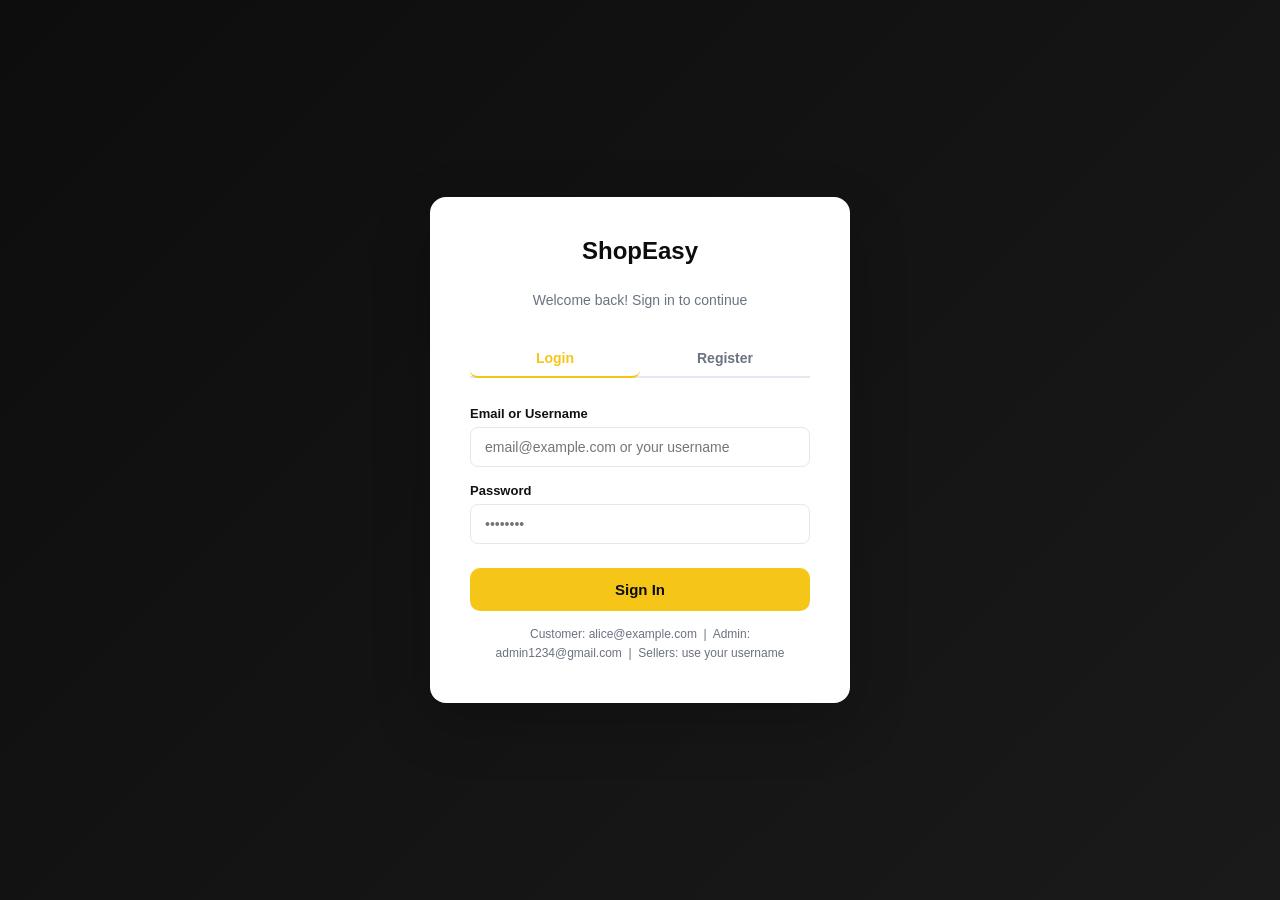
<file: src/main/resources/static/profile.html>
﻿<!DOCTYPE html>
<html lang="en">
<head>
    <meta charset="UTF-8">
    <meta name="viewport" content="width=device-width, initial-scale=1.0">
    <title>My Profile — ShopEasy</title>
    <link rel="stylesheet" href="style.css">
</head>
<body>

<div class="announce-bar">
    Free shipping on orders above Rs.499 &nbsp;|&nbsp; Use code <strong>EASY10</strong> for 10% off
</div>

<nav>
    <a class="nav-logo" href="index.html">Shop<span>Easy</span></a>
    <div class="nav-search" style="max-width:360px">
        <input type="text" placeholder="Search products..." onclick="window.location.href='index.html'">
        <button class="search-btn">
            <svg width="16" height="16" viewBox="0 0 24 24" fill="none" stroke="currentColor" stroke-width="2.5" stroke-linecap="round" stroke-linejoin="round"><circle cx="11" cy="11" r="8"/><line x1="21" y1="21" x2="16.65" y2="16.65"/></svg>
        </button>
    </div>
    <div class="nav-right">
        <div class="nav-user-menu">
            <button class="nav-user-btn" onclick="toggleUserMenu()">
                <div class="nav-avatar" id="nav-avatar">?</div>
                <span id="nav-username">Account</span>
                <svg width="12" height="12" viewBox="0 0 24 24" fill="none" stroke="currentColor" stroke-width="2.5"><polyline points="6 9 12 15 18 9"/></svg>
            </button>
            <div class="user-dropdown" id="user-dropdown">
                <a href="profile.html" class="dropdown-item">My Profile</a>
                <a href="orders.html" class="dropdown-item">My Orders</a>
                <div class="dropdown-divider"></div>
                <a href="#" class="dropdown-item dropdown-logout" onclick="logout()">Sign Out</a>
            </div>
        </div>
        <a href="cart.html" class="cart-btn">
            <svg width="18" height="18" viewBox="0 0 24 24" fill="none" stroke="currentColor" stroke-width="2" stroke-linecap="round" stroke-linejoin="round"><circle cx="9" cy="21" r="1"/><circle cx="20" cy="21" r="1"/><path d="M1 1h4l2.68 13.39a2 2 0 0 0 2 1.61h9.72a2 2 0 0 0 2-1.61L23 6H6"/></svg>
            Cart <span class="cart-count" id="cart-count">0</span>
        </a>
    </div>
</nav>

<div class="profile-layout container-wide" style="padding-top:40px;padding-bottom:60px">

    <!-- SIDEBAR -->
    <div class="profile-sidebar">
        <div class="profile-avatar-block">
            <div class="profile-avatar-lg" id="profile-avatar-lg">?</div>
            <div class="profile-name" id="profile-name-display">Loading...</div>
            <div class="profile-role-badge">Customer</div>
        </div>
        <nav class="profile-nav">
            <a class="profile-nav-item active" onclick="showTab('overview', this)" href="#">Overview</a>
            <a class="profile-nav-item" onclick="showTab('orders', this)" href="#">My Orders</a>
            <a class="profile-nav-item" onclick="showTab('complaints', this)" href="#" id="complaints-tab-link">Complaints</a>
            <a class="profile-nav-item" onclick="showTab('settings', this)" href="#">Account Settings</a>
            <div class="profile-nav-divider"></div>
            <a class="profile-nav-item profile-nav-logout" href="#" onclick="logout()">Sign Out</a>
        </nav>
    </div>

    <!-- MAIN CONTENT -->
    <div class="profile-main">

        <!-- OVERVIEW TAB -->
        <div id="tab-overview">
            <div class="profile-section-title">Account Overview</div>

            <div class="profile-info-card">
                <div class="profile-info-row">
                    <div class="profile-info-item">
                        <div class="profile-info-label">Username</div>
                        <div class="profile-info-value" id="info-username">—</div>
                    </div>
                    <div class="profile-info-item">
                        <div class="profile-info-label">Email</div>
                        <div class="profile-info-value" id="info-email">—</div>
                    </div>
                    <div class="profile-info-item">
                        <div class="profile-info-label">Role</div>
                        <div class="profile-info-value" id="info-role">—</div>
                    </div>
                    <div class="profile-info-item">
                        <div class="profile-info-label">Member Since</div>
                        <div class="profile-info-value" id="info-since">—</div>
                    </div>
                </div>
            </div>

            <div class="profile-stats-row" id="overview-stats">
                <div class="profile-stat-card">
                    <div class="profile-stat-num" id="stat-total-orders">—</div>
                    <div class="profile-stat-lbl">Total Orders</div>
                </div>
                <div class="profile-stat-card">
                    <div class="profile-stat-num" id="stat-delivered">—</div>
                    <div class="profile-stat-lbl">Delivered</div>
                </div>
                <div class="profile-stat-card">
                    <div class="profile-stat-num" id="stat-pending-orders">—</div>
                    <div class="profile-stat-lbl">In Progress</div>
                </div>
                <div class="profile-stat-card">
                    <div class="profile-stat-num" id="stat-spent">—</div>
                    <div class="profile-stat-lbl">Total Spent</div>
                </div>
            </div>

            <div class="profile-section-title" style="margin-top:32px">Recent Orders</div>
            <div id="recent-orders-preview"></div>
        </div>

        <!-- ORDERS TAB -->
        <div id="tab-orders" style="display:none">
            <div class="profile-section-title">My Orders</div>
            <div id="orders-list-full"></div>
        </div>

        <!-- COMPLAINTS TAB -->
        <div id="tab-complaints" style="display:none">
            <div class="complaints-header">
                <div>
                    <div class="profile-section-title" style="margin:0">My Complaints</div>
                    <div style="font-size:13px;color:var(--muted);margin-top:4px">Track and manage your support requests</div>
                </div>
                <button onclick="showComplaintForm()" class="complaint-new-btn">+ File a Complaint</button>
            </div>

            <!-- New Complaint Form -->
            <div id="complaint-form-wrap" style="display:none;margin-bottom:24px">
                <div class="card">
                    <div class="profile-section-title" style="margin-bottom:16px">Submit a Complaint</div>
                    <div class="form-group">
                        <label>Order ID (optional)</label>
                        <input type="number" id="complaint-order-id" placeholder="e.g. 5">
                    </div>
                    <div class="form-group">
                        <label>Subject</label>
                        <input type="text" id="complaint-subject" placeholder="Brief description of the issue">
                    </div>
                    <div class="form-group">
                        <label>Description</label>
                        <textarea id="complaint-desc" rows="4" placeholder="Describe your issue in detail..." style="width:100%;padding:11px 14px;border:1.5px solid #e2e8f0;border-radius:8px;font-size:14px;font-family:inherit;resize:vertical;outline:none"></textarea>
                    </div>
                    <div class="form-group">
                        <label>Attach Image (optional)</label>
                        <div class="file-upload-area" onclick="document.getElementById('complaint-image').click()">
                            <svg width="32" height="32" viewBox="0 0 24 24" fill="none" stroke="#94a3b8" stroke-width="1.5" stroke-linecap="round" stroke-linejoin="round"><rect x="3" y="3" width="18" height="18" rx="2"/><circle cx="8.5" cy="8.5" r="1.5"/><polyline points="21 15 16 10 5 21"/></svg>
                            <div style="font-size:13px;color:var(--muted);margin-top:8px">Click to upload image</div>
                            <div style="font-size:11px;color:#94a3b8;margin-top:4px">JPG, PNG up to 5MB</div>
                            <div id="file-name-display" style="font-size:12px;color:var(--accent);margin-top:6px;display:none"></div>
                        </div>
                        <input type="file" id="complaint-image" accept="image/*" style="display:none" onchange="handleFileSelect(this)">
                    </div>
                    <div style="display:flex;gap:10px">
                        <button onclick="submitComplaint()" style="width:auto;background:var(--accent)">Submit Complaint</button>
                        <button onclick="hideComplaintForm()" style="width:auto;background:#e2e8f0;color:var(--text)">Cancel</button>
                    </div>
                    <div id="complaint-result" class="result-box" style="display:none;margin-top:12px"></div>
                </div>
            </div>

            <div id="complaints-list"></div>
        </div>

        <!-- SETTINGS TAB -->
        <div id="tab-settings" style="display:none">
            <div class="profile-section-title">Account Settings</div>
            <div class="card">
                <div class="form-group">
                    <label>Username</label>
                    <input type="text" id="settings-username" placeholder="Your username">
                </div>
                <div class="form-group">
                    <label>Email</label>
                    <input type="email" id="settings-email" placeholder="your@email.com">
                </div>
                <div class="form-group">
                    <label>Phone</label>
                    <input type="tel" id="settings-phone" placeholder="+91 9876543210">
                </div>
                <div style="margin-top:8px">
                    <button style="width:auto">Save Changes</button>
                </div>
                <div class="result-box success" style="margin-top:12px">
                    Profile editing coming soon. Contact support to update your details.
                </div>
            </div>
        </div>

    </div>
</div>

<footer class="site-footer">
    <div class="footer-bottom container-wide">
        <span>2024 ShopEasy. All rights reserved.</span>
        <a href="index.html" style="color:#94a3b8;text-decoration:none">Back to Shop</a>
    </div>
</footer>

<script>
    const user = JSON.parse(localStorage.getItem('user') || 'null');

    if (!user) { window.location.href = 'login.html'; }

    function logout() {
        localStorage.removeItem('user');
        window.location.href = 'landing.html';
    }

    function toggleUserMenu() {
        document.getElementById('user-dropdown').classList.toggle('open');
    }

    document.addEventListener('click', (e) => {
        const menu = document.getElementById('user-dropdown');
        if (menu && !e.target.closest('.nav-user-menu')) menu.classList.remove('open');
    });

    function updateCartCount() {
        const cart = JSON.parse(localStorage.getItem('cart') || '[]');
        document.getElementById('cart-count').textContent = cart.reduce((s, i) => s + i.quantity, 0);
    }

    function showTab(name, el) {
        ['overview', 'orders', 'complaints', 'settings'].forEach(t => {
            document.getElementById(`tab-${t}`).style.display = t === name ? 'block' : 'none';
        });
        document.querySelectorAll('.profile-nav-item').forEach(i => i.classList.remove('active'));
        if (el) el.classList.add('active');
        if (name === 'orders') loadOrders();
        if (name === 'complaints') loadComplaints();
    }

    function initProfile() {
        if (!user) return;
        document.getElementById('nav-avatar').textContent = user.username.charAt(0).toUpperCase();
        document.getElementById('nav-username').textContent = user.username;
        document.getElementById('profile-avatar-lg').textContent = user.username.charAt(0).toUpperCase();
        document.getElementById('profile-name-display').textContent = user.username;
        document.getElementById('info-username').textContent = user.username;
        document.getElementById('info-email').textContent = user.email || '—';
        document.getElementById('info-role').textContent = user.role || 'customer';
        document.getElementById('info-since').textContent = user.createdAt
            ? new Date(user.createdAt).toLocaleDateString('en-IN', { day: 'numeric', month: 'long', year: 'numeric' })
            : 'January 2024';
        document.getElementById('settings-username').value = user.username || '';
        document.getElementById('settings-email').value = user.email || '';
    }

    async function loadOverviewStats() {
        if (!user) return;
        try {
            const res = await fetch(`http://localhost:8080/api/orders/customer/${user.userId}/detailed`);
            const orders = await res.json();
            document.getElementById('stat-total-orders').textContent = orders.length;
            document.getElementById('stat-delivered').textContent = orders.filter(o => o.status === 'delivered').length;
            document.getElementById('stat-pending-orders').textContent = orders.filter(o => o.status === 'processing' || o.status === 'shipped').length;
            const spent = orders.reduce((s, o) => s + (o.totalAmount || 0), 0);
            document.getElementById('stat-spent').textContent = 'Rs.' + spent.toLocaleString('en-IN');

            const recent = orders.slice(-3).reverse();
            document.getElementById('recent-orders-preview').innerHTML = recent.length === 0
                ? '<div class="card" style="text-align:center;padding:32px;color:var(--muted)">No orders yet. <a href="index.html" style="color:var(--accent)">Start shopping</a></div>'
                : recent.map(o => renderOrderCard(o)).join('');
        } catch (e) {
            document.getElementById('recent-orders-preview').innerHTML =
                '<p style="color:var(--muted)">Could not load orders.</p>';
        }
    }

    async function loadOrders() {
        if (!user) return;
        const list = document.getElementById('orders-list-full');
        list.innerHTML = '<p style="color:var(--muted)">Loading...</p>';
        try {
            const res = await fetch(`http://localhost:8080/api/orders/customer/${user.userId}/detailed`);
            const orders = await res.json();
            list.innerHTML = orders.length === 0
                ? '<div class="card" style="text-align:center;padding:48px;color:var(--muted)">No orders yet. <a href="index.html" style="color:var(--accent)">Start shopping</a></div>'
                : orders.reverse().map(o => renderOrderCard(o)).join('');
        } catch (e) {
            list.innerHTML = '<p style="color:var(--muted)">Could not load orders.</p>';
        }
    }

    const PRODUCT_IMAGES = {
    1:'https://images.unsplash.com/photo-1590658268037-6bf12165a8df?w=120&q=80',2:'https://images.unsplash.com/photo-1505740420928-5e560c06d30e?w=120&q=80',3:'https://images.unsplash.com/photo-1600294037681-c80b4cb5b434?w=120&q=80',4:'https://images.unsplash.com/photo-1608043152269-423dbba4e7e1?w=120&q=80',5:'https://images.unsplash.com/photo-1590658268037-6bf12165a8df?w=120&q=80',6:'https://images.unsplash.com/photo-1527443224154-c4a3942d3acf?w=120&q=80',7:'https://images.unsplash.com/photo-1527864550417-7fd91fc51a46?w=120&q=80',8:'https://images.unsplash.com/photo-1585771724684-38269d6639fd?w=120&q=80',9:'https://images.unsplash.com/photo-1542291026-7eec264c27ff?w=120&q=80',10:'https://images.unsplash.com/photo-1608231387042-66d1773070a5?w=120&q=80',11:'https://images.unsplash.com/photo-1491553895911-0055eca6402d?w=120&q=80',12:'https://images.unsplash.com/photo-1449505278894-297fdb3edbc1?w=120&q=80',13:'https://images.unsplash.com/photo-1560769629-975ec94e6a86?w=120&q=80',14:'https://images.unsplash.com/photo-1585515320310-259814833e62?w=120&q=80',15:'https://images.unsplash.com/photo-1556909114-f6e7ad7d3136?w=120&q=80',16:'https://images.unsplash.com/photo-1574269909862-7e1d70bb8078?w=120&q=80',17:'https://images.unsplash.com/photo-1602143407151-7111542de6e8?w=120&q=80',18:'https://images.unsplash.com/photo-1556909114-f6e7ad7d3136?w=120&q=80',19:'https://images.unsplash.com/photo-1617083934551-ac1f3b4b7b4e?w=120&q=80',20:'https://images.unsplash.com/photo-1617083934551-ac1f3b4b7b4e?w=120&q=80',21:'https://images.unsplash.com/photo-1517836357463-d25dfeac3438?w=120&q=80',22:'https://images.unsplash.com/photo-1544367567-0f2fcb009e0b?w=120&q=80',23:'https://images.unsplash.com/photo-1512820790803-83ca734da794?w=120&q=80',24:'https://images.unsplash.com/photo-1481627834876-b7833e8f5570?w=120&q=80',25:'https://images.unsplash.com/photo-1544716278-ca5e3f4abd8c?w=120&q=80',26:'https://images.unsplash.com/photo-1586023492125-27b2c045efd7?w=120&q=80',27:'https://images.unsplash.com/photo-1602143407151-7111542de6e8?w=120&q=80',28:'https://images.unsplash.com/photo-1555041469-a586c61ea9bc?w=120&q=80',29:'https://images.unsplash.com/photo-1558060370-d644479cb6f7?w=120&q=80',30:'https://images.unsplash.com/photo-1594736797933-d0501ba2fe65?w=120&q=80',31:'https://images.unsplash.com/photo-1611996575749-79a3a250f948?w=120&q=80'
};

    function renderOrderCard(o) {
        const img = PRODUCT_IMAGES[o.productId] || 'https://images.unsplash.com/photo-1523275335684-37898b6baf30?w=120&q=80';
        const statusColors = { processing: '#92400e', shipped: '#1e40af', delivered: '#166534', cancelled: '#991b1b' };
        const statusBg    = { processing: '#fef3c7', shipped: '#dbeafe', delivered: '#dcfce7', cancelled: '#fee2e2' };
        const st = o.status || 'processing';
        return `
        <div class="order-card" style="margin-bottom:16px">
            <div style="display:flex;gap:16px;align-items:flex-start">
                <img src="${img}" alt="${o.productName || ''}"
                     style="width:80px;height:80px;object-fit:cover;border-radius:10px;flex-shrink:0;background:#f1f5f9;cursor:pointer"
                     onclick="window.location.href='product.html?id=${o.productId}'"
                     onerror="this.src='https://images.unsplash.com/photo-1523275335684-37898b6baf30?w=120&q=80'">
                <div style="flex:1;min-width:0">
                    <div style="display:flex;justify-content:space-between;align-items:flex-start;margin-bottom:6px">
                        <div>
                            <div style="font-size:15px;font-weight:700;color:var(--primary);cursor:pointer" onclick="window.location.href='product.html?id=${o.productId}'">${o.productName || 'Product #' + o.productId}</div>
                            <div style="font-size:12px;color:var(--muted);margin-top:2px">${o.productCategory || ''}</div>
                        </div>
                        <span style="background:${statusBg[st]||'#fef3c7'};color:${statusColors[st]||'#92400e'};padding:4px 12px;border-radius:20px;font-size:11px;font-weight:700;text-transform:uppercase;letter-spacing:0.5px;white-space:nowrap;margin-left:12px">${st}</span>
                    </div>
                    <div style="display:grid;grid-template-columns:repeat(3,1fr);gap:8px;margin-bottom:10px">
                        <div style="background:#f8faff;border-radius:8px;padding:8px 10px">
                            <div style="font-size:10px;color:var(--muted);font-weight:600;text-transform:uppercase;letter-spacing:0.5px">Order ID</div>
                            <div style="font-size:13px;font-weight:700;color:var(--text);margin-top:2px">#${o.orderId}</div>
                        </div>
                        <div style="background:#f8faff;border-radius:8px;padding:8px 10px">
                            <div style="font-size:10px;color:var(--muted);font-weight:600;text-transform:uppercase;letter-spacing:0.5px">Quantity</div>
                            <div style="font-size:13px;font-weight:700;color:var(--text);margin-top:2px">${o.quantity} unit${o.quantity > 1 ? 's' : ''}</div>
                        </div>
                        <div style="background:#f8faff;border-radius:8px;padding:8px 10px">
                            <div style="font-size:10px;color:var(--muted);font-weight:600;text-transform:uppercase;letter-spacing:0.5px">Total Paid</div>
                            <div style="font-size:13px;font-weight:700;color:var(--primary);margin-top:2px">Rs.${Number(o.totalAmount||0).toLocaleString('en-IN')}</div>
                        </div>
                        <div style="background:#f8faff;border-radius:8px;padding:8px 10px">
                            <div style="font-size:10px;color:var(--muted);font-weight:600;text-transform:uppercase;letter-spacing:0.5px">Price/Unit</div>
                            <div style="font-size:13px;font-weight:700;color:var(--text);margin-top:2px">Rs.${Number(o.priceAtPurchase||0).toLocaleString('en-IN')}</div>
                        </div>
                        <div style="background:#f8faff;border-radius:8px;padding:8px 10px">
                            <div style="font-size:10px;color:var(--muted);font-weight:600;text-transform:uppercase;letter-spacing:0.5px">Seller</div>
                            <div style="font-size:13px;font-weight:700;color:var(--accent);margin-top:2px;cursor:pointer" onclick="window.location.href='store.html?id=${o.sellerId}'">${o.sellerName || 'Seller #' + o.sellerId}</div>
                        </div>
                        <div style="background:#f8faff;border-radius:8px;padding:8px 10px">
                            <div style="font-size:10px;color:var(--muted);font-weight:600;text-transform:uppercase;letter-spacing:0.5px">Payment</div>
                            <div style="font-size:13px;font-weight:700;color:var(--success);margin-top:2px">${o.paymentStatus || '—'}</div>
                        </div>
                    </div>
                    <div style="font-size:12px;color:#94a3b8">Ordered on ${o.orderDate ? new Date(o.orderDate).toLocaleString('en-IN', {day:'numeric',month:'short',year:'numeric',hour:'2-digit',minute:'2-digit'}) : '—'}</div>
                </div>
            </div>
            ${o.status !== 'cancelled' && o.status !== 'delivered' ? `
                <div style="margin-top:14px;padding-top:14px;border-top:1px solid #f1f5f9;display:flex;gap:10px">
                    <button onclick="cancelOrder(${o.orderId}, this)" style="width:auto;background:var(--danger);padding:8px 16px;font-size:13px">Cancel Order</button>
                    <div id="cancel-result-${o.orderId}" class="result-box" style="display:none;margin:0;flex:1"></div>
                </div>` : ''}
        </div>`;
    }

    async function cancelOrder(orderId, btn) {
        const resultBox = document.getElementById(`cancel-result-${orderId}`);
        btn.disabled = true; btn.textContent = 'Cancelling...';
        try {
            const res = await fetch(`http://localhost:8080/api/orders/${orderId}/cancel`, { method: 'POST' });
            const text = await res.text();
            resultBox.style.display = 'block';
            if (res.ok) {
                resultBox.className = 'result-box success';
                resultBox.textContent = text;
                setTimeout(loadOrders, 1000);
            } else {
                resultBox.className = 'result-box error';
                resultBox.textContent = text;
                btn.disabled = false; btn.textContent = 'Cancel Order';
            }
        } catch (e) {
            resultBox.style.display = 'block';
            resultBox.className = 'result-box error';
            resultBox.textContent = 'Could not connect to server.';
            btn.disabled = false;
        }
    }

    async function loadComplaints() {
        if (!user) return;
        const list = document.getElementById('complaints-list');
        list.innerHTML = '<p style="color:var(--muted)">Loading...</p>';
        try {
            const res = await fetch(`http://localhost:8080/api/complaints/customer/${user.userId}`);
            if (!res.ok) throw new Error();
            const complaints = await res.json();
            list.innerHTML = complaints.length === 0
                ? '<div class="card" style="text-align:center;padding:48px;color:var(--muted)">No complaints filed. <a href="#" onclick="showComplaintForm()" style="color:var(--accent)">File one now</a></div>'
                : complaints.reverse().map(c => {
                    const statusClass = c.status === 'resolved' ? 'delivered' : c.status === 'in_progress' ? 'shipped' : 'processing';
                    return `
                    <div class="card" style="margin-bottom:16px">
                        <div style="display:flex;justify-content:space-between;align-items:flex-start;margin-bottom:12px">
                            <div>
                                <div style="font-size:15px;font-weight:700;color:var(--primary)">${c.subject || 'Complaint #' + c.complaintId}</div>
                                ${c.orderId && c.orderId !== 0 ? `<div style="font-size:12px;color:var(--muted);margin-top:2px">Order #${c.orderId}</div>` : ''}
                            </div>
                            <span class="badge ${statusClass}">${c.status || 'open'}</span>
                        </div>
                        <p style="font-size:14px;color:var(--muted);line-height:1.6;margin-bottom:10px">${c.description || ''}</p>
                        ${c.imageUrl ? `<div style="margin-bottom:12px"><img src="${c.imageUrl}" alt="Complaint attachment" style="max-width:100%;max-height:240px;border-radius:8px;border:1px solid #e2e8f0;object-fit:cover;cursor:pointer" onclick="window.open('${c.imageUrl}','_blank')"></div>` : ''}
                        ${c.adminNotes ? `<div style="background:#f0fdf4;border:1px solid #bbf7d0;border-radius:8px;padding:10px 14px;font-size:13px;color:#166534;margin-bottom:10px"><strong>Admin Response:</strong> ${c.adminNotes}</div>` : ''}
                        <div style="font-size:12px;color:#94a3b8">${c.createdAt ? new Date(c.createdAt).toLocaleString('en-IN') : ''}</div>
                    </div>`; }).join('');
        } catch (e) {
            list.innerHTML = '<p style="color:var(--muted)">Could not load complaints.</p>';
        }
    }

    function showComplaintForm() {
        document.getElementById('complaint-form-wrap').style.display = 'block';
    }

    function hideComplaintForm() {
        document.getElementById('complaint-form-wrap').style.display = 'none';
        document.getElementById('complaint-result').style.display = 'none';
    }

    function handleFileSelect(input) {
        const file = input.files[0];
        const display = document.getElementById('file-name-display');
        if (file) {
            display.style.display = 'block';
            display.textContent = file.name + ' (' + (file.size / 1024).toFixed(0) + ' KB)';
        }
    }

    async function submitComplaint() {
        const resultBox = document.getElementById('complaint-result');
        const subject = document.getElementById('complaint-subject').value.trim();
        const desc = document.getElementById('complaint-desc').value.trim();
        const orderId = document.getElementById('complaint-order-id').value;
        const imageFile = document.getElementById('complaint-image').files[0];

        if (!subject || !desc) {
            resultBox.style.display = 'block';
            resultBox.className = 'result-box error';
            resultBox.textContent = 'Please fill in the subject and description.';
            return;
        }

        // Convert image to base64 data URL if provided
        let imageUrl = null;
        if (imageFile) {
            imageUrl = await new Promise((resolve) => {
                const reader = new FileReader();
                reader.onload = e => resolve(e.target.result);
                reader.readAsDataURL(imageFile);
            });
        }

        try {
            const body = {
                customerId: String(user.userId),
                subject,
                description: desc,
                orderId: orderId ? String(orderId) : '0',
                imageUrl: imageUrl || ''
            };

            const res = await fetch('http://localhost:8080/api/complaints/raise', {
                method: 'POST',
                headers: { 'Content-Type': 'application/json' },
                body: JSON.stringify(body)
            });

            resultBox.style.display = 'block';
            if (res.ok) {
                resultBox.className = 'result-box success';
                resultBox.textContent = 'Complaint submitted successfully. We will get back to you soon.';
                document.getElementById('complaint-subject').value = '';
                document.getElementById('complaint-desc').value = '';
                document.getElementById('complaint-order-id').value = '';
                document.getElementById('complaint-image').value = '';
                document.getElementById('file-name-display').style.display = 'none';
                setTimeout(() => { hideComplaintForm(); loadComplaints(); }, 1500);
            } else {
                const data = await res.json();
                resultBox.className = 'result-box error';
                resultBox.textContent = data.error || 'Failed to submit complaint.';
            }
        } catch (e) {
            resultBox.style.display = 'block';
            resultBox.className = 'result-box error';
            resultBox.textContent = 'Could not connect to server.';
        }
    }

    // Handle direct link to complaints tab via hash
    if (window.location.hash === '#complaints') {
        showTab('complaints', document.getElementById('complaints-tab-link'));
    }

    initProfile();
    updateCartCount();
    loadOverviewStats();
</script>
</body>
</html>
</file>
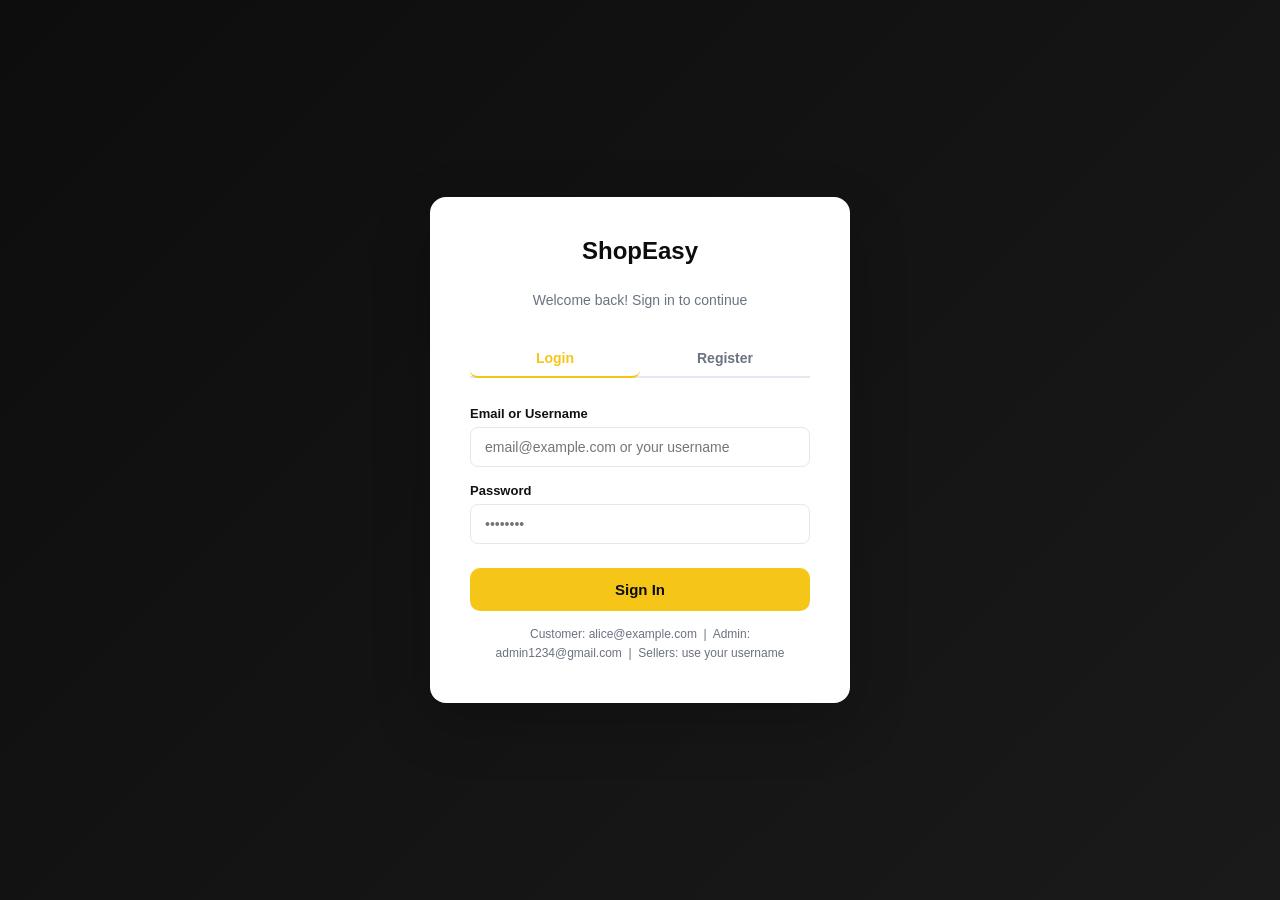
<file: src/main/resources/static/seller.html>
﻿<!DOCTYPE html>
<html lang="en">
<head>
<meta charset="UTF-8">
<meta name="viewport" content="width=device-width,initial-scale=1.0">
<title>Seller Dashboard — ShopEasy</title>
<link rel="stylesheet" href="style.css">
<style>
.seller-wrap{display:grid;grid-template-columns:220px 1fr;min-height:calc(100vh - 64px)}
.seller-main{padding:32px;background:var(--light-bg);overflow-x:auto}
.dash-stats{display:grid;grid-template-columns:repeat(4,1fr);gap:16px;margin-bottom:28px}
.filter-bar{display:flex;gap:10px;flex-wrap:wrap;margin-bottom:20px;align-items:center}
.filter-bar input,.filter-bar select{width:auto;margin:0;padding:8px 12px;font-size:13px}
.section-head{display:flex;align-items:center;justify-content:space-between;margin-bottom:20px;flex-wrap:wrap;gap:12px}
.order-modal{display:none;position:fixed;inset:0;background:rgba(0,0,0,.5);z-index:500;align-items:center;justify-content:center}
.order-modal.open{display:flex}
.modal-box{background:#fff;border-radius:16px;padding:32px;max-width:580px;width:100%;max-height:90vh;overflow-y:auto;position:relative}
.modal-close{position:absolute;top:16px;right:16px;background:none;border:none;font-size:22px;cursor:pointer;color:var(--muted);width:auto;padding:4px 8px}
.detail-grid-2{display:grid;grid-template-columns:1fr 1fr;gap:10px;margin:16px 0}
.detail-cell{background:#fafaf8;border-radius:8px;padding:12px}
.detail-cell-label{font-size:10px;font-weight:700;color:var(--muted);text-transform:uppercase;letter-spacing:.5px;margin-bottom:4px}
.detail-cell-val{font-size:14px;font-weight:700;color:var(--text)}
.complaint-card{background:#fff;border-radius:12px;box-shadow:var(--shadow);padding:18px;margin-bottom:12px;border-left:4px solid #e2e8f0}
.complaint-card.open{border-left-color:var(--warning)}
.complaint-card.in_progress{border-left-color:var(--accent)}
.complaint-card.resolved{border-left-color:var(--success)}
.rating-bar{display:flex;align-items:center;gap:10px;margin-bottom:6px}
.rating-fill{height:8px;background:#f5c518;border-radius:4px;transition:width .3s}
.rating-bg{flex:1;height:8px;background:#e2e8f0;border-radius:4px;overflow:hidden}
</style>
</head>
<body>

<nav>
    <a class="nav-logo" href="index.html">Shop<span>Easy</span></a>
    <div class="nav-links">
        <a href="index.html">Home</a>
        <a href="seller.html" class="active">Seller Dashboard</a>
    </div>
    <div class="nav-right">
        <div style="position:relative;margin-right:8px">
            <button id="notif-btn" onclick="toggleNotifications()" style="background:rgba(255,255,255,0.1);border:1px solid rgba(255,255,255,0.2);color:white;padding:8px 12px;border-radius:8px;cursor:pointer;width:auto;display:flex;align-items:center;gap:6px;font-size:14px">
                <svg width="18" height="18" viewBox="0 0 24 24" fill="none" stroke="currentColor" stroke-width="2" stroke-linecap="round" stroke-linejoin="round"><path d="M18 8A6 6 0 0 0 6 8c0 7-3 9-3 9h18s-3-2-3-9"/><path d="M13.73 21a2 2 0 0 1-3.46 0"/></svg>
                <span id="notif-count" style="display:none;background:#f5c518;color:#0d0d0d;border-radius:50%;width:18px;height:18px;font-size:10px;font-weight:800;display:inline-flex;align-items:center;justify-content:center"></span>
            </button>
            <div id="notif-dropdown" style="display:none;position:absolute;right:0;top:calc(100% + 8px);background:white;border-radius:12px;box-shadow:0 8px 32px rgba(0,0,0,0.15);width:340px;z-index:300;border:1px solid #e2e8f0;max-height:400px;overflow-y:auto">
                <div style="padding:16px 20px;border-bottom:1px solid #e2e8f0;display:flex;justify-content:space-between;align-items:center">
                    <span style="font-weight:700;font-size:15px;color:#111">Notifications</span>
                    <button onclick="markAllRead()" style="background:none;color:var(--accent);font-size:12px;font-weight:700;border:none;cursor:pointer;width:auto;padding:0">Mark all read</button>
                </div>
                <div id="notif-list" style="padding:8px 0"></div>
            </div>
        </div>
        <span id="seller-name-badge" style="color:#94a3b8;font-size:13px;font-weight:600;margin-right:8px"></span>
        <a href="login.html" onclick="localStorage.removeItem('user')" style="color:#f5c518;font-size:13px;text-decoration:none;font-weight:700">Logout</a>
    </div>
</nav>

<div class="seller-wrap">
    <div class="sidebar">
        <div style="padding:16px 24px;font-size:11px;font-weight:700;color:var(--muted);text-transform:uppercase;letter-spacing:1px">Seller Dashboard</div>
        <a class="sidebar-item active" onclick="showSection('overview',this)">Overview</a>
        <a class="sidebar-item" onclick="showSection('inventory',this)">My Inventory</a>
        <a class="sidebar-item" onclick="showSection('orders',this)">Orders</a>
        <a class="sidebar-item" onclick="showSection('complaints',this)">Complaints</a>
        <a class="sidebar-item" onclick="showSection('pricing',this)">Price History</a>
        <a class="sidebar-item" onclick="showSection('update',this)">Update Stock</a>
        <a class="sidebar-item" onclick="showSection('list',this)">List New Product</a>
        <a class="sidebar-item" onclick="showSection('profile',this)">My Profile</a>
    </div>

    <div class="seller-main">

        <!-- OVERVIEW -->
        <div id="section-overview">
            <h2>Dashboard Overview</h2>
            <div class="dash-stats">
                <div class="stat-card"><div class="num" id="ov-products">—</div><div class="lbl">Products Listed</div></div>
                <div class="stat-card"><div class="num" id="ov-orders">—</div><div class="lbl">Total Orders</div></div>
                <div class="stat-card"><div class="num" id="ov-revenue">—</div><div class="lbl">Est. Revenue</div></div>
                <div class="stat-card"><div class="num" id="ov-rating" style="color:var(--accent)">—</div><div class="lbl">Store Rating</div></div>
            </div>
            <div style="display:grid;grid-template-columns:1fr 1fr;gap:24px">
                <div class="card"><h3>Recent Orders</h3><div id="ov-recent-orders"></div></div>
                <div class="card"><h3>Open Complaints</h3><div id="ov-complaints"></div></div>
            </div>
        </div>

        <!-- INVENTORY -->
        <div id="section-inventory" style="display:none">
            <div class="section-head">
                <h2 style="margin:0">My Inventory</h2>
            </div>
            <div class="filter-bar">
                <input type="text" id="inv-search" placeholder="Search by product name..." oninput="filterInventory()" style="flex:1;min-width:200px">
                <select id="inv-cat-filter" onchange="filterInventory()" style="width:auto;margin:0">
                    <option value="">All Categories</option>
                    <option>Electronics</option><option>Footwear</option><option>Kitchen</option>
                    <option>Sports</option><option>Books</option><option>Home Decor</option>
                    <option>Clothing</option><option>Pet Supplies</option><option>Auto</option><option>Toys</option>
                </select>
                <select id="inv-sort" onchange="filterInventory()" style="width:auto;margin:0">
                    <option value="name-asc">Name: A to Z</option>
                    <option value="price-asc">Price: Low to High</option>
                    <option value="price-desc">Price: High to Low</option>
                    <option value="stock-asc">Stock: Low to High</option>
                    <option value="sold-desc">Most Sold</option>
                </select>
            </div>
            <div id="inventory-content"></div>
        </div>

        <!-- ORDERS -->
        <div id="section-orders" style="display:none">
            <div class="section-head"><h2 style="margin:0">My Orders</h2></div>
            <div class="filter-bar">
                <input type="text" id="ord-search" placeholder="Search by order ID, customer, product..." oninput="filterOrders()" style="flex:1;min-width:200px">
                <select id="ord-status" onchange="filterOrders()" style="width:auto;margin:0">
                    <option value="">All Statuses</option>
                    <option value="processing">Processing</option>
                    <option value="shipped">Shipped</option>
                    <option value="delivered">Delivered</option>
                    <option value="cancelled">Cancelled</option>
                </select>
                <select id="ord-sort" onchange="filterOrders()" style="width:auto;margin:0">
                    <option value="newest">Newest First</option>
                    <option value="oldest">Oldest First</option>
                    <option value="amount-desc">Amount: High to Low</option>
                    <option value="amount-asc">Amount: Low to High</option>
                    <option value="name-asc">Product: A to Z</option>
                </select>
            </div>
            <div id="orders-content"></div>
        </div>

        <!-- COMPLAINTS -->
        <div id="section-complaints" style="display:none">
            <div class="section-head"><h2 style="margin:0">Complaints About My Store</h2></div>
            <div class="filter-bar">
                <select id="cmp-status" onchange="filterComplaints()" style="width:auto;margin:0">
                    <option value="">All Statuses</option>
                    <option value="open">Open</option>
                    <option value="in_progress">In Progress</option>
                    <option value="resolved">Resolved</option>
                </select>
            </div>
            <div id="complaints-content"></div>
        </div>

        <!-- PRICE HISTORY -->
        <div id="section-pricing" style="display:none">
            <h2>Price History</h2>
            <div class="card">
                <div style="display:flex;gap:12px;align-items:flex-end;margin-bottom:16px;flex-wrap:wrap">
                    <div style="flex:1;min-width:200px">
                        <label>Product Name</label>
                        <input type="text" id="ph-product-name" placeholder="e.g. Sony Headphones" style="margin:0">
                    </div>
                    <button onclick="loadPriceHistory()" style="width:auto;padding:10px 20px">Search</button>
                </div>
                <div id="price-history-content"><p style="color:var(--muted)">Enter a product name to search.</p></div>
            </div>
        </div>

        <!-- UPDATE STOCK -->
        <div id="section-update" style="display:none">
            <h2>Update Stock and Price</h2>
            <div class="card" style="max-width:500px">
                <div class="form-group">
                    <label>Select Product</label>
                    <select id="upd-product-select" style="margin:0">
                        <option value="">Loading your products...</option>
                    </select>
                </div>
                <div class="form-group">
                    <label>New Stock Quantity</label>
                    <input type="number" id="upd-qty" placeholder="e.g. 50">
                </div>
                <div class="form-group">
                    <label>New Price (Rs.)</label>
                    <input type="number" id="upd-price" placeholder="e.g. 2199.00" step="0.01">
                </div>
                <button onclick="updateInventory()" style="width:auto">Update Inventory</button>
                <div id="update-result" class="result-box" style="display:none;margin-top:12px"></div>
            </div>
        </div>

        <!-- LIST NEW PRODUCT -->
        <div id="section-list" style="display:none">
            <h2>List a New Product</h2>
            <div class="card" style="max-width:520px">
                <div id="list-category-info" style="background:#fefce8;border:1px solid rgba(245,197,24,0.3);border-radius:8px;padding:12px 16px;margin-bottom:20px;font-size:13px;color:#92400e;display:none">
                    Showing products matching your store category: <strong id="list-category-label"></strong>
                </div>
                <div class="form-group">
                    <label>Select Product from Catalogue</label>
                    <select id="list-product-select" style="margin:0">
                        <option value="">Loading products...</option>
                    </select>
                </div>
                <div class="form-group">
                    <label>Your Selling Price (Rs.)</label>
                    <input type="number" id="list-price" placeholder="e.g. 1999.00" step="0.01">
                </div>
                <div class="form-group">
                    <label>Initial Stock Quantity</label>
                    <input type="number" id="list-qty" placeholder="e.g. 50">
                </div>
                <div class="form-group">
                    <label>Product Image (optional)</label>
                    <div class="file-upload-area" onclick="document.getElementById('list-image-input').click()" id="list-image-area">
                        <svg width="28" height="28" viewBox="0 0 24 24" fill="none" stroke="#94a3b8" stroke-width="1.5" stroke-linecap="round" stroke-linejoin="round"><rect x="3" y="3" width="18" height="18" rx="2"/><circle cx="8.5" cy="8.5" r="1.5"/><polyline points="21 15 16 10 5 21"/></svg>
                        <div style="font-size:13px;color:var(--muted);margin-top:8px">Click to upload product image</div>
                        <div style="font-size:11px;color:#94a3b8;margin-top:4px">JPG, PNG up to 5MB</div>
                        <div id="list-image-name" style="font-size:12px;color:var(--accent);margin-top:6px;display:none"></div>
                    </div>
                    <input type="file" id="list-image-input" accept="image/*" style="display:none" onchange="handleListImageSelect(this)">
                    <img id="list-image-preview" style="display:none;max-width:100%;max-height:160px;border-radius:8px;margin-top:10px;object-fit:cover">
                </div>
                <button onclick="listProduct()" style="width:auto">List Product</button>
                <div id="list-result" class="result-box" style="display:none;margin-top:12px"></div>
            </div>
        </div>

        <!-- PROFILE -->
        <div id="section-profile" style="display:none">
            <h2>My Store Profile</h2>
            <div style="display:grid;grid-template-columns:1fr 1fr;gap:24px;align-items:start">
                <div class="card">
                    <h3 style="margin-bottom:20px">Edit Store Details</h3>
                    <div class="form-group">
                        <label>Business Name</label>
                        <input type="text" id="prof-name" placeholder="Your store name">
                    </div>
                    <div class="form-group">
                        <label>Store Description</label>
                        <textarea id="prof-desc" rows="4" placeholder="Tell customers about your store..." style="width:100%;padding:11px 14px;border:1.5px solid #e2e8f0;border-radius:8px;font-size:14px;font-family:inherit;resize:vertical;outline:none;margin:0"></textarea>
                    </div>
                    <div class="form-group">
                        <label>Location</label>
                        <input type="text" id="prof-location" placeholder="e.g. Mumbai, Maharashtra">
                    </div>
                    <div class="form-group">
                        <label>Speciality</label>
                        <input type="text" id="prof-speciality" placeholder="e.g. Audio and Electronics">
                    </div>
                    <button onclick="saveProfile()" style="width:auto">Save Profile</button>
                    <div id="profile-result" class="result-box" style="display:none;margin-top:12px"></div>
                </div>
                <div class="card" id="profile-preview">
                    <h3 style="margin-bottom:16px">Store Preview</h3>
                    <div id="profile-preview-content"></div>
                </div>
            </div>
        </div>

    </div>
</div>

<!-- ORDER DETAIL MODAL -->
<div class="order-modal" id="order-modal">
    <div class="modal-box">
        <button class="modal-close" onclick="closeModal()">x</button>
        <div id="modal-content"></div>
    </div>
</div>


<script>
const sellerUser = JSON.parse(localStorage.getItem('user') || 'null');
if (!sellerUser || sellerUser.role !== 'seller') { window.location.href = 'login.html'; }
const BASE = 'http://localhost:8080';
const PIMG = {1:'https://images.unsplash.com/photo-1590658268037-6bf12165a8df?w=120&q=80',2:'https://images.unsplash.com/photo-1505740420928-5e560c06d30e?w=120&q=80',3:'https://images.unsplash.com/photo-1600294037681-c80b4cb5b434?w=120&q=80',4:'https://images.unsplash.com/photo-1608043152269-423dbba4e7e1?w=120&q=80',5:'https://images.unsplash.com/photo-1590658268037-6bf12165a8df?w=120&q=80',6:'https://images.unsplash.com/photo-1527443224154-c4a3942d3acf?w=120&q=80',7:'https://images.unsplash.com/photo-1527864550417-7fd91fc51a46?w=120&q=80',8:'https://images.unsplash.com/photo-1585771724684-38269d6639fd?w=120&q=80',9:'https://images.unsplash.com/photo-1542291026-7eec264c27ff?w=120&q=80',10:'https://images.unsplash.com/photo-1608231387042-66d1773070a5?w=120&q=80',11:'https://images.unsplash.com/photo-1491553895911-0055eca6402d?w=120&q=80',12:'https://images.unsplash.com/photo-1449505278894-297fdb3edbc1?w=120&q=80',13:'https://images.unsplash.com/photo-1560769629-975ec94e6a86?w=120&q=80',14:'https://images.unsplash.com/photo-1585515320310-259814833e62?w=120&q=80',15:'https://images.unsplash.com/photo-1556909114-f6e7ad7d3136?w=120&q=80',16:'https://images.unsplash.com/photo-1574269909862-7e1d70bb8078?w=120&q=80',17:'https://images.unsplash.com/photo-1602143407151-7111542de6e8?w=120&q=80',18:'https://images.unsplash.com/photo-1556909114-f6e7ad7d3136?w=120&q=80',19:'https://images.unsplash.com/photo-1617083934551-ac1f3b4b7b4e?w=120&q=80',20:'https://images.unsplash.com/photo-1617083934551-ac1f3b4b7b4e?w=120&q=80',21:'https://images.unsplash.com/photo-1517836357463-d25dfeac3438?w=120&q=80',22:'https://images.unsplash.com/photo-1544367567-0f2fcb009e0b?w=120&q=80',23:'https://images.unsplash.com/photo-1512820790803-83ca734da794?w=120&q=80',24:'https://images.unsplash.com/photo-1481627834876-b7833e8f5570?w=120&q=80',25:'https://images.unsplash.com/photo-1544716278-ca5e3f4abd8c?w=120&q=80',26:'https://images.unsplash.com/photo-1586023492125-27b2c045efd7?w=120&q=80',27:'https://images.unsplash.com/photo-1602143407151-7111542de6e8?w=120&q=80',28:'https://images.unsplash.com/photo-1555041469-a586c61ea9bc?w=120&q=80',29:'https://images.unsplash.com/photo-1558060370-d644479cb6f7?w=120&q=80',30:'https://images.unsplash.com/photo-1594736797933-d0501ba2fe65?w=120&q=80',31:'https://images.unsplash.com/photo-1611996575749-79a3a250f948?w=120&q=80'};
let sellerProfile=null,allInventory=[],allOrders=[],allComplaints=[];
if(document.getElementById('seller-name-badge'))document.getElementById('seller-name-badge').textContent=sellerUser?sellerUser.username:'';
function showSection(name,el){['overview','inventory','orders','complaints','pricing','update','list','profile'].forEach(s=>document.getElementById('section-'+s).style.display=s===name?'block':'none');document.querySelectorAll('.sidebar-item').forEach(i=>i.classList.remove('active'));if(el)el.classList.add('active');if(name==='inventory')loadInventory();if(name==='orders')loadOrders();if(name==='complaints')loadComplaints();if(name==='pricing')loadPriceHistory();if(name==='update')populateUpdateSelect();if(name==='list')populateListSelect();if(name==='profile')loadProfile();}
async function getSellerProfile(){if(sellerProfile)return sellerProfile;const res=await fetch(BASE+'/api/seller-dashboard/profile/by-user/'+sellerUser.userId);if(res.ok){sellerProfile=await res.json();return sellerProfile;}return null;}
async function loadOverview(){const p=await getSellerProfile();if(!p)return;const[inv,orders,complaints]=await Promise.all([fetch(BASE+'/api/seller-dashboard/inventory/'+p.sellerId).then(r=>r.json()),fetch(BASE+'/api/seller-dashboard/orders/'+p.sellerId).then(r=>r.json()),fetch(BASE+'/api/seller-dashboard/complaints/'+p.sellerId).then(r=>r.json())]);allInventory=inv;allOrders=orders;allComplaints=complaints;const revenue=inv.reduce((s,i)=>s+(i.sold*Number(i.sellerPrice)),0);document.getElementById('ov-products').textContent=inv.length;document.getElementById('ov-orders').textContent=orders.length;document.getElementById('ov-revenue').textContent='Rs.'+revenue.toLocaleString('en-IN');document.getElementById('ov-rating').textContent=p.rating||'5.0';const recent=orders.slice(-5).reverse();document.getElementById('ov-recent-orders').innerHTML=recent.length===0?'<p style="color:var(--muted)">No orders yet</p>':recent.map(o=>'<div style="display:flex;justify-content:space-between;padding:8px 0;border-bottom:1px solid #f1f5f9;font-size:13px"><span>#'+o.orderId+' &middot; '+o.productName+'</span><span class="badge '+o.status+'">'+o.status+'</span></div>').join('');const open=complaints.filter(c=>c.status!=='resolved');document.getElementById('ov-complaints').innerHTML=open.length===0?'<p style="color:var(--muted)">No open complaints</p>':open.map(c=>'<div style="padding:8px 0;border-bottom:1px solid #f1f5f9"><div style="font-size:13px;font-weight:600">'+c.subject+'</div><div style="font-size:12px;color:var(--muted)">'+c.customerName+'</div></div>').join('');}
function filterInventory(){const q=(document.getElementById('inv-search').value||'').toLowerCase();const cat=document.getElementById('inv-cat-filter').value;const sort=document.getElementById('inv-sort').value;let list=allInventory.slice();if(q)list=list.filter(i=>i.productName.toLowerCase().includes(q));if(cat)list=list.filter(i=>i.category===cat);if(sort==='price-asc')list.sort((a,b)=>Number(a.sellerPrice)-Number(b.sellerPrice));else if(sort==='price-desc')list.sort((a,b)=>Number(b.sellerPrice)-Number(a.sellerPrice));else if(sort==='stock-asc')list.sort((a,b)=>a.currentQuantity-b.currentQuantity);else if(sort==='sold-desc')list.sort((a,b)=>b.sold-a.sold);else list.sort((a,b)=>a.productName.localeCompare(b.productName));renderInventory(list);}
async function loadInventory(){const p=await getSellerProfile();if(!p)return;const res=await fetch(BASE+'/api/seller-dashboard/inventory/'+p.sellerId);allInventory=await res.json();filterInventory();}
function renderInventory(list){const el=document.getElementById('inventory-content');if(!list.length){el.innerHTML='<p style="color:var(--muted)">No inventory found.</p>';return;}el.innerHTML='<div class="card"><table><thead><tr><th>Image</th><th>Product</th><th>Category</th><th>Your Price</th><th>Stock</th><th>Sold</th><th>Status</th></tr></thead><tbody>'+list.map(i=>{const img=i.imageUrl||PIMG[i.productId]||'';const st=i.currentQuantity>10?'delivered':i.currentQuantity>0?'processing':'cancelled';const stl=i.currentQuantity>10?'In Stock':i.currentQuantity>0?'Low Stock':'Out of Stock';return'<tr><td><img src="'+img+'" style="width:44px;height:44px;object-fit:cover;border-radius:8px" onerror="this.src=\'https://images.unsplash.com/photo-1523275335684-37898b6baf30?w=80&q=80\'"></td><td><strong>'+i.productName+'</strong></td><td><span class="badge processing">'+i.category+'</span></td><td style="font-weight:700">Rs.'+Number(i.sellerPrice).toLocaleString('en-IN')+'</td><td>'+i.currentQuantity+'</td><td>'+i.sold+'</td><td><span class="badge '+st+'">'+stl+'</span></td></tr>';}).join('')+'</tbody></table></div>';}
function filterOrders(){const q=(document.getElementById('ord-search').value||'').toLowerCase();const st=document.getElementById('ord-status').value;const sort=document.getElementById('ord-sort').value;let list=allOrders.slice();if(q)list=list.filter(o=>String(o.orderId).includes(q)||o.customerName.toLowerCase().includes(q)||o.productName.toLowerCase().includes(q));if(st)list=list.filter(o=>o.status===st);if(sort==='oldest')list.sort((a,b)=>new Date(a.orderDate)-new Date(b.orderDate));else if(sort==='newest')list.sort((a,b)=>new Date(b.orderDate)-new Date(a.orderDate));else if(sort==='amount-desc')list.sort((a,b)=>Number(b.totalAmount)-Number(a.totalAmount));else if(sort==='amount-asc')list.sort((a,b)=>Number(a.totalAmount)-Number(b.totalAmount));else if(sort==='name-asc')list.sort((a,b)=>a.productName.localeCompare(b.productName));renderOrders(list);}
async function loadOrders(){const p=await getSellerProfile();if(!p)return;const res=await fetch(BASE+'/api/seller-dashboard/orders/'+p.sellerId);allOrders=await res.json();filterOrders();}
function renderOrders(list){const el=document.getElementById('orders-content');if(!list.length){el.innerHTML='<p style="color:var(--muted)">No orders found.</p>';return;}el.innerHTML='<div class="card"><table><thead><tr><th>Image</th><th>Order ID</th><th>Product</th><th>Customer</th><th>Qty</th><th>Total</th><th>Status</th><th>Date</th><th></th></tr></thead><tbody>'+list.map(o=>{const img=PIMG[o.productId]||'';return'<tr><td><img src="'+img+'" style="width:36px;height:36px;object-fit:cover;border-radius:6px" onerror="this.style.display=\'none\'"></td><td>#'+o.orderId+'</td><td>'+o.productName+'</td><td>'+o.customerName+'</td><td>'+o.quantity+'</td><td style="font-weight:700">Rs.'+Number(o.totalAmount).toLocaleString('en-IN')+'</td><td><span class="badge '+o.status+'">'+o.status+'</span></td><td style="font-size:12px">'+new Date(o.orderDate).toLocaleDateString('en-IN')+'</td><td><button onclick="showOrderDetail(this)" data-order="'+encodeURIComponent(JSON.stringify(o))+'" style="width:auto;padding:5px 12px;font-size:12px">Details</button></td></tr>';}).join('')+'</tbody></table></div>';}
function showOrderDetail(btn){const o=JSON.parse(decodeURIComponent(btn.getAttribute('data-order')));const img=PIMG[o.productId]||'';document.getElementById('modal-content').innerHTML='<h3 style="margin-bottom:20px">Order #'+o.orderId+' Details</h3>'+(img?'<img src="'+img+'" style="width:100%;height:180px;object-fit:cover;border-radius:12px;margin-bottom:20px" onerror="this.style.display=\'none\'">':'')+'<div class="detail-grid-2"><div class="detail-cell"><div class="detail-cell-label">Product</div><div class="detail-cell-val">'+o.productName+'</div></div><div class="detail-cell"><div class="detail-cell-label">Customer</div><div class="detail-cell-val">'+o.customerName+'</div></div><div class="detail-cell"><div class="detail-cell-label">Quantity</div><div class="detail-cell-val">'+o.quantity+' units</div></div><div class="detail-cell"><div class="detail-cell-label">Price/Unit</div><div class="detail-cell-val">Rs.'+Number(o.priceAtPurchase||0).toLocaleString('en-IN')+'</div></div><div class="detail-cell"><div class="detail-cell-label">Total</div><div class="detail-cell-val" style="color:var(--primary)">Rs.'+Number(o.totalAmount||0).toLocaleString('en-IN')+'</div></div><div class="detail-cell"><div class="detail-cell-label">Payment</div><div class="detail-cell-val">'+o.paymentStatus+'</div></div><div class="detail-cell"><div class="detail-cell-label">Status</div><div class="detail-cell-val"><span class="badge '+o.status+'">'+o.status+'</span></div></div><div class="detail-cell"><div class="detail-cell-label">Date</div><div class="detail-cell-val">'+new Date(o.orderDate).toLocaleString('en-IN')+'</div></div></div>';document.getElementById('order-modal').classList.add('open');}
function closeModal(){document.getElementById('order-modal').classList.remove('open');}
document.getElementById('order-modal').addEventListener('click',function(e){if(e.target===this)closeModal();});
function filterComplaints(){const st=document.getElementById('cmp-status').value;let list=allComplaints.slice();if(st)list=list.filter(c=>c.status===st);renderComplaints(list);}
async function loadComplaints(){const p=await getSellerProfile();if(!p)return;const res=await fetch(BASE+'/api/seller-dashboard/complaints/'+p.sellerId);allComplaints=await res.json();await fetch(BASE+'/api/seller-dashboard/recalculate-rating/'+p.sellerId,{method:'POST'});filterComplaints();}
function renderComplaints(list){const el=document.getElementById('complaints-content');if(!list.length){el.innerHTML='<div class="card" style="text-align:center;padding:48px;color:var(--muted)">No complaints for your store.</div>';return;}el.innerHTML=list.map(c=>{const stClass=c.status==='resolved'?'resolved':c.status==='in_progress'?'in_progress':'open';const stBadge=c.status==='resolved'?'delivered':c.status==='in_progress'?'shipped':'processing';return'<div class="complaint-card '+stClass+'"><div style="display:flex;justify-content:space-between;align-items:flex-start;margin-bottom:10px"><div><div style="font-size:15px;font-weight:700;color:var(--primary)">'+c.subject+'</div><div style="font-size:12px;color:var(--muted);margin-top:3px">Customer: '+c.customerName+(c.orderId&&c.orderId!==0?' &middot; Order #'+c.orderId:'')+'</div></div><span class="badge '+stBadge+'">'+c.status+'</span></div><p style="font-size:14px;color:var(--muted);line-height:1.6;margin-bottom:10px">'+c.description+'</p>'+(c.imageUrl?'<img src="'+c.imageUrl+'" style="max-width:200px;max-height:140px;border-radius:8px;object-fit:cover;margin-bottom:10px;cursor:pointer" onclick="window.open(\''+c.imageUrl+'\',\'_blank\')" onerror="this.style.display=\'none\'">':'')+'<div style="font-size:12px;color:#94a3b8">'+new Date(c.createdAt).toLocaleString('en-IN')+'</div></div>';}).join('');}
async function loadPriceHistory(){const p=await getSellerProfile();if(!p)return;const name=document.getElementById('ph-product-name').value||'';const url=BASE+'/api/seller-dashboard/price-history/'+p.sellerId+(name?'?productName='+encodeURIComponent(name):'');const res=await fetch(url);const history=await res.json();const el=document.getElementById('price-history-content');if(!history.length){el.innerHTML='<p style="color:var(--muted)">No price history found.</p>';return;}el.innerHTML='<table><thead><tr><th>Image</th><th>Product</th><th>Category</th><th>Price</th><th>Reason</th><th>Changed At</th></tr></thead><tbody>'+history.map(h=>{const img=PIMG[h.productId]||'';return'<tr><td><img src="'+img+'" style="width:36px;height:36px;object-fit:cover;border-radius:6px" onerror="this.style.display=\'none\'"></td><td>'+h.productName+'</td><td><span class="badge processing">'+h.category+'</span></td><td style="font-weight:700;color:var(--primary)">Rs.'+Number(h.price).toLocaleString('en-IN')+'</td><td>'+(h.changeReason||'—')+'</td><td style="font-size:12px">'+new Date(h.changedAt).toLocaleString('en-IN')+'</td></tr>';}).join('')+'</tbody></table>';}
async function populateUpdateSelect(){const p=await getSellerProfile();if(!p)return;if(!allInventory.length){const res=await fetch(BASE+'/api/seller-dashboard/inventory/'+p.sellerId);allInventory=await res.json();}const sel=document.getElementById('upd-product-select');sel.innerHTML='<option value="">Select a product</option>'+allInventory.map(i=>'<option value="'+i.productId+'">'+i.productName+' (Stock: '+i.currentQuantity+', Price: Rs.'+Number(i.sellerPrice).toLocaleString('en-IN')+')</option>').join('');}
async function updateInventory(){const p=await getSellerProfile();if(!p)return;const resultBox=document.getElementById('update-result');const productId=parseInt(document.getElementById('upd-product-select').value);const qty=parseInt(document.getElementById('upd-qty').value);const price=parseFloat(document.getElementById('upd-price').value);if(!productId){resultBox.style.display='block';resultBox.className='result-box error';resultBox.textContent='Please select a product';return;}try{const res=await fetch(BASE+'/api/inventory/update',{method:'PUT',headers:{'Content-Type':'application/json'},body:JSON.stringify({productId,sellerId:p.sellerId,quantity:qty,price})});const data=await res.json();resultBox.style.display='block';if(res.ok){resultBox.className='result-box success';resultBox.textContent='Updated! Stock: '+data.currentQuantity+', Price: Rs.'+Number(data.price).toLocaleString('en-IN');allInventory=[];populateUpdateSelect();}else{resultBox.className='result-box error';resultBox.textContent=data.error||'Update failed';}}catch(e){resultBox.style.display='block';resultBox.className='result-box error';resultBox.textContent='Could not connect to server.';}}
async function populateListSelect(){const p=await getSellerProfile();if(!p)return;const res=await fetch(BASE+'/api/products');const products=await res.json();const sel=document.getElementById('list-product-select');const category=p.speciality||'';const infoEl=document.getElementById('list-category-info');const labelEl=document.getElementById('list-category-label');let filtered=products;if(category){filtered=products.filter(pr=>pr.category&&pr.category.toLowerCase()===category.toLowerCase());if(filtered.length>0){infoEl.style.display='block';labelEl.textContent=category;}else{filtered=products;infoEl.style.display='none';}}sel.innerHTML='<option value="">Select a product to list</option>'+filtered.map(pr=>'<option value="'+pr.productId+'">'+pr.productName+' ('+pr.category+') - Base: Rs.'+Number(pr.basePrice).toLocaleString('en-IN')+'</option>').join('');}
function handleListImageSelect(input){const file=input.files[0];if(!file)return;const nameEl=document.getElementById('list-image-name');const preview=document.getElementById('list-image-preview');nameEl.style.display='block';nameEl.textContent=file.name+' ('+Math.round(file.size/1024)+' KB)';const reader=new FileReader();reader.onload=e=>{preview.src=e.target.result;preview.style.display='block';};reader.readAsDataURL(file);}
async function listProduct(){const p=await getSellerProfile();if(!p)return;const resultBox=document.getElementById('list-result');const productId=parseInt(document.getElementById('list-product-select').value);const price=parseFloat(document.getElementById('list-price').value);const qty=parseInt(document.getElementById('list-qty').value);if(!productId||!price||!qty){resultBox.style.display='block';resultBox.className='result-box error';resultBox.textContent='Please fill all fields';return;}let imageUrl='';const imageFile=document.getElementById('list-image-input').files[0];if(imageFile){imageUrl=await new Promise(resolve=>{const reader=new FileReader();reader.onload=e=>resolve(e.target.result);reader.readAsDataURL(imageFile);});}try{const res=await fetch(BASE+'/api/seller-dashboard/list-product/'+p.sellerId,{method:'POST',headers:{'Content-Type':'application/json'},body:JSON.stringify({productId,price,quantity:qty,imageUrl})});const data=await res.json();resultBox.style.display='block';if(res.ok){resultBox.className='result-box success';resultBox.textContent='Product listed successfully!';allInventory=[];document.getElementById('list-price').value='';document.getElementById('list-qty').value='';document.getElementById('list-image-input').value='';document.getElementById('list-image-preview').style.display='none';document.getElementById('list-image-name').style.display='none';}else{resultBox.className='result-box error';resultBox.textContent=data.error||'Failed to list product';}}catch(e){resultBox.style.display='block';resultBox.className='result-box error';resultBox.textContent='Could not connect to server.';}}
async function loadProfile(){const p=await getSellerProfile();if(!p)return;document.getElementById('prof-name').value=p.businessName||'';document.getElementById('prof-desc').value=p.description||'';document.getElementById('prof-location').value=p.location||'';document.getElementById('prof-speciality').value=p.speciality||'';document.getElementById('profile-preview-content').innerHTML='<div style="display:flex;align-items:center;gap:14px;margin-bottom:16px"><div style="width:56px;height:56px;background:#0d0d0d;border-radius:50%;display:flex;align-items:center;justify-content:center;font-size:22px;font-weight:900;color:#f5c518">'+p.businessName.charAt(0)+'</div><div><div style="font-size:17px;font-weight:800">'+p.businessName+'</div><div style="font-size:12px;color:var(--muted)">'+(p.location||'Location not set')+'</div></div></div><div style="font-size:14px;color:var(--muted);line-height:1.7;margin-bottom:14px">'+(p.description||'No description yet')+'</div><div style="display:flex;gap:8px;flex-wrap:wrap"><span class="badge processing">'+(p.speciality||'Speciality not set')+'</span><span class="badge delivered">Rating: '+(p.rating||'5.0')+'</span><a href="store.html?id='+p.sellerId+'" target="_blank" style="font-size:12px;color:var(--accent);font-weight:700;text-decoration:none;padding:4px 10px;border:1px solid var(--accent);border-radius:6px">View Public Store</a></div>';}
async function saveProfile(){const p=await getSellerProfile();if(!p)return;const resultBox=document.getElementById('profile-result');try{const res=await fetch(BASE+'/api/seller-dashboard/profile/'+p.sellerId,{method:'PUT',headers:{'Content-Type':'application/json'},body:JSON.stringify({businessName:document.getElementById('prof-name').value,description:document.getElementById('prof-desc').value,location:document.getElementById('prof-location').value,speciality:document.getElementById('prof-speciality').value})});if(res.ok){sellerProfile=await res.json();resultBox.style.display='block';resultBox.className='result-box success';resultBox.textContent='Profile saved!';loadProfile();}else{const d=await res.json();resultBox.style.display='block';resultBox.className='result-box error';resultBox.textContent=d.error||'Save failed';}}catch(e){resultBox.style.display='block';resultBox.className='result-box error';resultBox.textContent='Could not connect to server.';}}
async function loadNotifications(){if(!sellerUser)return;try{const res=await fetch(BASE+'/api/notifications/'+sellerUser.userId);const notifications=await res.json();const unread=notifications.filter(n=>!n.isRead).length;const countEl=document.getElementById('notif-count');if(unread>0){countEl.style.display='inline-flex';countEl.textContent=unread>9?'9+':unread;}else{countEl.style.display='none';}const list=document.getElementById('notif-list');if(!notifications.length){list.innerHTML='<div style="padding:24px;text-align:center;color:#94a3b8;font-size:13px">No notifications yet</div>';return;}list.innerHTML=notifications.map(n=>{const c=n.type==='approval'?'#16a34a':n.type==='rejection'?'#dc2626':'#f5c518';return'<div style="padding:14px 20px;border-bottom:1px solid #f1f5f9;background:'+(n.isRead?'#fff':'#fefce8')+'"><div style="display:flex;align-items:flex-start;gap:10px"><div style="width:8px;height:8px;border-radius:50%;background:'+(n.isRead?'#e2e8f0':c)+';flex-shrink:0;margin-top:5px"></div><div style="flex:1"><div style="font-size:13px;font-weight:700;color:#111;margin-bottom:4px">'+n.title+'</div><div style="font-size:12px;color:#666;line-height:1.5">'+n.message+'</div><div style="font-size:11px;color:#94a3b8;margin-top:6px">'+(n.createdAt?new Date(n.createdAt).toLocaleString('en-IN'):'')+' </div></div></div></div>';}).join('');}catch(e){console.error(e);}}
function toggleNotifications(){const dd=document.getElementById('notif-dropdown');const isOpen=dd.style.display!=='none';dd.style.display=isOpen?'none':'block';if(!isOpen)loadNotifications();}
async function markAllRead(){if(!sellerUser)return;await fetch(BASE+'/api/notifications/'+sellerUser.userId+'/mark-read',{method:'PUT'});loadNotifications();}
document.addEventListener('click',function(e){const btn=document.getElementById('notif-btn');const dd=document.getElementById('notif-dropdown');if(dd&&btn&&!btn.contains(e.target)&&!dd.contains(e.target)){dd.style.display='none';}});
loadOverview();
if(sellerUser)loadNotifications();

</script>
</body>
</html>
</file>
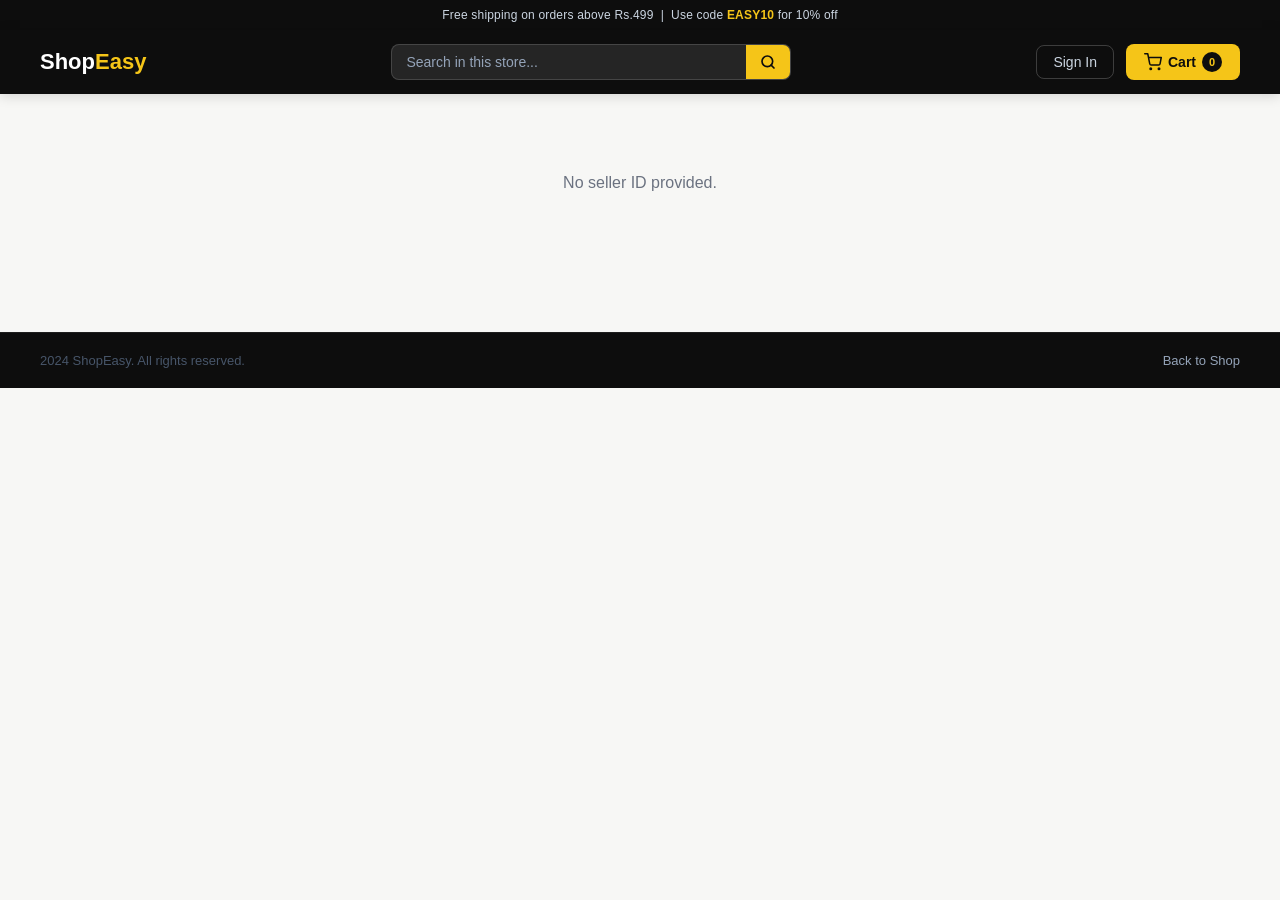
<file: src/main/resources/static/store.html>
﻿<!DOCTYPE html>
<html lang="en">
<head>
    <meta charset="UTF-8">
    <meta name="viewport" content="width=device-width, initial-scale=1.0">
    <title>Seller Store — ShopEasy</title>
    <link rel="stylesheet" href="style.css">
</head>
<body>

<div class="announce-bar">
    Free shipping on orders above Rs.499 &nbsp;|&nbsp; Use code <strong>EASY10</strong> for 10% off
</div>

<nav>
    <a class="nav-logo" href="index.html">Shop<span>Easy</span></a>
    <div class="nav-search" style="max-width:400px">
        <input type="text" id="store-search" placeholder="Search in this store..." oninput="filterListings(this.value)">
        <button class="search-btn">
            <svg width="16" height="16" viewBox="0 0 24 24" fill="none" stroke="currentColor" stroke-width="2.5" stroke-linecap="round" stroke-linejoin="round"><circle cx="11" cy="11" r="8"/><line x1="21" y1="21" x2="16.65" y2="16.65"/></svg>
        </button>
    </div>
    <div class="nav-right">
        <div id="nav-user-area"></div>
        <a href="cart.html" class="cart-btn">
            <svg width="18" height="18" viewBox="0 0 24 24" fill="none" stroke="currentColor" stroke-width="2" stroke-linecap="round" stroke-linejoin="round"><circle cx="9" cy="21" r="1"/><circle cx="20" cy="21" r="1"/><path d="M1 1h4l2.68 13.39a2 2 0 0 0 2 1.61h9.72a2 2 0 0 0 2-1.61L23 6H6"/></svg>
            Cart <span class="cart-count" id="cart-count">0</span>
        </a>
    </div>
</nav>

<div id="store-content">
    <div style="text-align:center;padding:80px 0;color:var(--muted)">Loading store...</div>
</div>

<footer class="site-footer">
    <div class="footer-bottom container-wide">
        <span>2024 ShopEasy. All rights reserved.</span>
        <a href="index.html" style="color:#94a3b8;text-decoration:none">Back to Shop</a>
    </div>
</footer>

<style>
.store-hero {
    background: linear-gradient(135deg, #0f1f45 0%, #1e3a8a 60%, #2563eb 100%);
    color: white;
    padding: 48px 0 0;
}
.store-hero-inner {
    max-width: 1280px;
    margin: 0 auto;
    padding: 0 40px 40px;
    display: flex;
    align-items: center;
    gap: 32px;
}
.store-avatar {
    width: 88px;
    height: 88px;
    background: rgba(255,255,255,0.15);
    border-radius: 50%;
    display: flex;
    align-items: center;
    justify-content: center;
    font-size: 36px;
    font-weight: 800;
    color: white;
    border: 3px solid rgba(255,255,255,0.3);
    flex-shrink: 0;
}
.store-info { flex: 1; }
.store-name { font-size: 32px; font-weight: 800; margin-bottom: 6px; }
.store-meta { font-size: 14px; color: #94a3b8; display: flex; gap: 20px; flex-wrap: wrap; margin-top: 8px; }
.store-meta-item { display: flex; align-items: center; gap: 6px; }
.store-rating { display: flex; align-items: center; gap: 6px; }
.store-stars { color: #fbbf24; font-size: 16px; letter-spacing: 1px; }
.store-tabs {
    background: rgba(0,0,0,0.2);
    border-top: 1px solid rgba(255,255,255,0.1);
}
.store-tabs-inner {
    max-width: 1280px;
    margin: 0 auto;
    padding: 0 40px;
    display: flex;
    gap: 0;
}
.store-tab {
    padding: 14px 20px;
    font-size: 14px;
    font-weight: 600;
    color: rgba(255,255,255,0.6);
    cursor: pointer;
    border-bottom: 2px solid transparent;
    transition: all 0.2s;
    background: none;
    border-left: none;
    border-right: none;
    border-top: none;
    border-radius: 0;
    width: auto;
}
.store-tab:hover { color: white; }
.store-tab.active { color: white; border-bottom-color: #60a5fa; }

.store-body {
    max-width: 1280px;
    margin: 0 auto;
    padding: 40px 40px 60px;
}
.store-sort-bar {
    display: flex;
    align-items: center;
    justify-content: space-between;
    margin-bottom: 24px;
    flex-wrap: wrap;
    gap: 12px;
}
.store-sort-bar select {
    padding: 8px 14px;
    border: 1.5px solid #e2e8f0;
    border-radius: 8px;
    font-size: 13px;
    width: auto;
    margin: 0;
    cursor: pointer;
}
.store-product-card {
    background: white;
    border-radius: 12px;
    box-shadow: 0 2px 12px rgba(0,0,0,0.07);
    overflow: hidden;
    transition: transform 0.2s, box-shadow 0.2s;
    cursor: pointer;
    border: 1px solid #f1f5f9;
}
.store-product-card:hover {
    transform: translateY(-3px);
    box-shadow: 0 8px 24px rgba(0,0,0,0.12);
}
.store-product-img {
    width: 100%;
    height: 180px;
    object-fit: cover;
    background: #f1f5f9;
}
.store-product-body { padding: 14px; }
.store-product-cat { font-size: 10px; font-weight: 700; color: var(--accent); text-transform: uppercase; letter-spacing: 0.5px; margin-bottom: 4px; }
.store-product-name { font-size: 14px; font-weight: 600; margin-bottom: 4px; line-height: 1.4; }
.store-product-desc { font-size: 12px; color: var(--muted); margin-bottom: 10px; line-height: 1.5; }
.store-product-footer { display: flex; align-items: center; justify-content: space-between; }
.store-product-price { font-size: 17px; font-weight: 700; color: var(--primary); }
.store-product-stock { font-size: 11px; color: var(--success); font-weight: 600; }
.store-add-btn {
    background: var(--accent);
    color: white;
    border: none;
    padding: 7px 12px;
    border-radius: 7px;
    font-size: 12px;
    font-weight: 600;
    cursor: pointer;
    width: auto;
    transition: background 0.2s;
}
.store-add-btn:hover { background: var(--primary); }

.about-card {
    background: white;
    border-radius: 12px;
    box-shadow: 0 2px 12px rgba(0,0,0,0.07);
    padding: 32px;
    max-width: 600px;
}
.about-row { display: flex; gap: 12px; margin-bottom: 16px; align-items: flex-start; }
.about-label { font-size: 13px; font-weight: 700; color: var(--muted); min-width: 120px; }
.about-value { font-size: 14px; color: var(--text); }
</style>

<script>
const params = new URLSearchParams(window.location.search);
const sellerId = params.get('id');
const user = JSON.parse(localStorage.getItem('user') || 'null');

const PRODUCT_IMAGES = {
    1:'https://images.unsplash.com/photo-1590658268037-6bf12165a8df?w=400&q=80',2:'https://images.unsplash.com/photo-1505740420928-5e560c06d30e?w=400&q=80',3:'https://images.unsplash.com/photo-1600294037681-c80b4cb5b434?w=400&q=80',4:'https://images.unsplash.com/photo-1608043152269-423dbba4e7e1?w=400&q=80',5:'https://images.unsplash.com/photo-1590658268037-6bf12165a8df?w=400&q=80',6:'https://images.unsplash.com/photo-1527443224154-c4a3942d3acf?w=400&q=80',7:'https://images.unsplash.com/photo-1527864550417-7fd91fc51a46?w=400&q=80',8:'https://images.unsplash.com/photo-1585771724684-38269d6639fd?w=400&q=80',9:'https://images.unsplash.com/photo-1542291026-7eec264c27ff?w=400&q=80',10:'https://images.unsplash.com/photo-1608231387042-66d1773070a5?w=400&q=80',11:'https://images.unsplash.com/photo-1491553895911-0055eca6402d?w=400&q=80',12:'https://images.unsplash.com/photo-1449505278894-297fdb3edbc1?w=400&q=80',13:'https://images.unsplash.com/photo-1560769629-975ec94e6a86?w=400&q=80',14:'https://images.unsplash.com/photo-1585515320310-259814833e62?w=400&q=80',15:'https://images.unsplash.com/photo-1556909114-f6e7ad7d3136?w=400&q=80',16:'https://images.unsplash.com/photo-1574269909862-7e1d70bb8078?w=400&q=80',17:'https://images.unsplash.com/photo-1602143407151-7111542de6e8?w=400&q=80',18:'https://images.unsplash.com/photo-1556909114-f6e7ad7d3136?w=400&q=80',19:'https://images.unsplash.com/photo-1617083934551-ac1f3b4b7b4e?w=400&q=80',20:'https://images.unsplash.com/photo-1617083934551-ac1f3b4b7b4e?w=400&q=80',21:'https://images.unsplash.com/photo-1517836357463-d25dfeac3438?w=400&q=80',22:'https://images.unsplash.com/photo-1544367567-0f2fcb009e0b?w=400&q=80',23:'https://images.unsplash.com/photo-1512820790803-83ca734da794?w=400&q=80',24:'https://images.unsplash.com/photo-1481627834876-b7833e8f5570?w=400&q=80',25:'https://images.unsplash.com/photo-1544716278-ca5e3f4abd8c?w=400&q=80',26:'https://images.unsplash.com/photo-1586023492125-27b2c045efd7?w=400&q=80',27:'https://images.unsplash.com/photo-1602143407151-7111542de6e8?w=400&q=80',28:'https://images.unsplash.com/photo-1555041469-a586c61ea9bc?w=400&q=80',29:'https://images.unsplash.com/photo-1558060370-d644479cb6f7?w=400&q=80',30:'https://images.unsplash.com/photo-1594736797933-d0501ba2fe65?w=400&q=80',31:'https://images.unsplash.com/photo-1611996575749-79a3a250f948?w=400&q=80'
};

const CATEGORY_FALLBACK = {
    'Electronics': 'https://images.unsplash.com/photo-1468495244123-6c6c332eeece?w=400&q=80',
    'Footwear':    'https://images.unsplash.com/photo-1542291026-7eec264c27ff?w=400&q=80',
    'Kitchen':     'https://images.unsplash.com/photo-1556909114-f6e7ad7d3136?w=400&q=80',
    'Sports':      'https://images.unsplash.com/photo-1461896836934-ffe607ba8211?w=400&q=80',
    'Books':       'https://images.unsplash.com/photo-1481627834876-b7833e8f5570?w=400&q=80',
    'Home Decor':  'https://images.unsplash.com/photo-1555041469-a586c61ea9bc?w=400&q=80',
    'Toys':        'https://images.unsplash.com/photo-1558060370-d644479cb6f7?w=400&q=80',
};

let storeData = null;
let allListings = [];
let activeTab = 'products';

function renderNav() {
    const area = document.getElementById('nav-user-area');
    if (user) {
        area.innerHTML = `<div class="nav-user-menu">
            <button class="nav-user-btn" onclick="toggleUserMenu()">
                <div class="nav-avatar">${user.username.charAt(0).toUpperCase()}</div>
                <span>${user.username}</span>
                <svg width="12" height="12" viewBox="0 0 24 24" fill="none" stroke="currentColor" stroke-width="2.5"><polyline points="6 9 12 15 18 9"/></svg>
            </button>
            <div class="user-dropdown" id="user-dropdown">
                <a href="profile.html" class="dropdown-item">My Profile</a>
                <a href="orders.html" class="dropdown-item">My Orders</a>
                <div class="dropdown-divider"></div>
                <a href="#" class="dropdown-item dropdown-logout" onclick="logout()">Sign Out</a>
            </div>
        </div>`;
    } else {
        area.innerHTML = `<a href="login.html" class="nav-login-link">Sign In</a>`;
    }
}

function toggleUserMenu() { document.getElementById('user-dropdown').classList.toggle('open'); }
document.addEventListener('click', e => { const m = document.getElementById('user-dropdown'); if (m && !e.target.closest('.nav-user-menu')) m.classList.remove('open'); });
function logout() { localStorage.removeItem('user'); window.location.href = 'landing.html'; }

async function updateCartCount() {
    if (user) {
        try { const r = await fetch(`http://localhost:8080/api/cart/${user.userId}`); const items = await r.json(); document.getElementById('cart-count').textContent = items.reduce((s,i)=>s+i.quantity,0); } catch {}
    } else {
        document.getElementById('cart-count').textContent = JSON.parse(localStorage.getItem('cart')||'[]').reduce((s,i)=>s+i.quantity,0);
    }
}

async function addToCart(listing) {
    const btn = document.getElementById(`sbtn-${listing.productId}`);
    if (btn) { btn.textContent = 'Adding...'; btn.disabled = true; }
    const product = { productId: listing.productId, productName: listing.productName, category: listing.category, basePrice: listing.sellerPrice };
    if (user) {
        try {
            await fetch('http://localhost:8080/api/cart/add', {
                method: 'POST', headers: {'Content-Type':'application/json'},
                body: JSON.stringify({ userId: user.userId, productId: product.productId, productName: product.productName, category: product.category, basePrice: product.basePrice, quantity: 1, imageUrl: PRODUCT_IMAGES[product.productId] || '' })
            });
        } catch(e) {}
    } else {
        const cart = JSON.parse(localStorage.getItem('cart')||'[]');
        const ex = cart.find(i=>i.productId===product.productId);
        if (ex) ex.quantity++; else cart.push({...product, quantity:1, image: PRODUCT_IMAGES[product.productId]});
        localStorage.setItem('cart', JSON.stringify(cart));
    }
    await updateCartCount();
    if (btn) { btn.textContent = 'Added'; btn.style.background = '#16a34a'; btn.disabled = false; setTimeout(()=>{btn.textContent='Add to Cart';btn.style.background='';}, 1400); }
}

function renderStars(rating) {
    const r = parseFloat(rating) || 0;
    const full = Math.floor(r);
    const half = r - full >= 0.5;
    let stars = '';
    for (let i = 0; i < full; i++) stars += '★';
    if (half) stars += '½';
    return stars;
}

function showTab(tab) {
    activeTab = tab;
    document.querySelectorAll('.store-tab').forEach(t => t.classList.remove('active'));
    document.querySelector(`[data-tab="${tab}"]`).classList.add('active');
    if (tab === 'products') renderProducts(allListings);
    if (tab === 'reviews')  renderReviews();
    if (tab === 'about')    renderAbout();
}

function renderReviews() {
    const body = document.getElementById('store-tab-body');
    const reviews = storeData.reviews || [];
    if (!reviews.length) {
        body.innerHTML = '<div class="card" style="text-align:center;padding:48px;color:var(--muted)">No reviews yet for this store.</div>';
        return;
    }
    const avg = (reviews.reduce((s, r) => s + r.rating, 0) / reviews.length).toFixed(1);
    body.innerHTML = `
        <div style="display:flex;align-items:center;gap:24px;background:white;border-radius:12px;padding:24px;margin-bottom:24px;box-shadow:0 2px 12px rgba(0,0,0,0.07)">
            <div style="text-align:center;min-width:100px">
                <div style="font-size:52px;font-weight:800;color:var(--primary);line-height:1">${avg}</div>
                <div style="color:#fbbf24;font-size:20px;margin:4px 0">${'★'.repeat(Math.round(avg))}</div>
                <div style="font-size:13px;color:var(--muted)">${reviews.length} review${reviews.length!==1?'s':''}</div>
            </div>
            <div style="flex:1;border-left:1px solid #e2e8f0;padding-left:24px">
                ${[5,4,3,2,1].map(n => {
                    const count = reviews.filter(r => r.rating === n).length;
                    const pct = Math.round((count / reviews.length) * 100);
                    return `<div style="display:flex;align-items:center;gap:10px;margin-bottom:6px">
                        <span style="font-size:13px;color:var(--muted);min-width:12px">${n}</span>
                        <div style="flex:1;height:8px;background:#f1f5f9;border-radius:4px;overflow:hidden">
                            <div style="width:${pct}%;height:100%;background:#fbbf24;border-radius:4px"></div>
                        </div>
                        <span style="font-size:12px;color:var(--muted);min-width:28px">${count}</span>
                    </div>`;
                }).join('')}
            </div>
        </div>
        ${reviews.map(r => `
        <div style="background:white;border-radius:12px;padding:20px 24px;margin-bottom:16px;box-shadow:0 2px 12px rgba(0,0,0,0.07)">
            <div style="display:flex;justify-content:space-between;align-items:flex-start;margin-bottom:10px">
                <div style="display:flex;align-items:center;gap:12px">
                    <div style="width:40px;height:40px;background:var(--accent);border-radius:50%;display:flex;align-items:center;justify-content:center;color:white;font-weight:700;font-size:16px">${r.customer_name.charAt(0)}</div>
                    <div>
                        <div style="font-weight:700;font-size:14px;color:var(--text)">${r.customer_name}</div>
                        <div style="color:#fbbf24;font-size:14px">${'★'.repeat(r.rating)}${'☆'.repeat(5-r.rating)}</div>
                    </div>
                </div>
                <div style="font-size:12px;color:#94a3b8">${r.created_at ? new Date(r.created_at).toLocaleDateString('en-IN',{day:'numeric',month:'short',year:'numeric'}) : ''}</div>
            </div>
            <p style="font-size:14px;color:var(--muted);line-height:1.7;margin:0">${r.review_text}</p>
        </div>`).join('')}`;
}

function filterListings(query) {
    if (!query.trim()) { renderProducts(allListings); return; }
    const q = query.toLowerCase();
    renderProducts(allListings.filter(l => l.productName.toLowerCase().includes(q) || (l.category||'').toLowerCase().includes(q)));
}

function sortListings(val) {
    let sorted = [...allListings];
    if (val === 'price-asc')  sorted.sort((a,b) => Number(a.sellerPrice)-Number(b.sellerPrice));
    if (val === 'price-desc') sorted.sort((a,b) => Number(b.sellerPrice)-Number(a.sellerPrice));
    if (val === 'name-asc')   sorted.sort((a,b) => a.productName.localeCompare(b.productName));
    renderProducts(sorted);
}

function renderProducts(listings) {
    const body = document.getElementById('store-tab-body');
    if (!listings.length) { body.innerHTML = '<p style="color:var(--muted);padding:40px 0">No products found.</p>'; return; }
    body.innerHTML = `
        <div class="store-sort-bar">
            <span style="font-size:13px;color:var(--muted)">${listings.length} product${listings.length!==1?'s':''}</span>
            <select onchange="sortListings(this.value)">
                <option value="default">Sort: Default</option>
                <option value="price-asc">Price: Low to High</option>
                <option value="price-desc">Price: High to Low</option>
                <option value="name-asc">Name: A to Z</option>
            </select>
        </div>
        <div class="grid">
            ${listings.map(l => {
                const img = PRODUCT_IMAGES[l.productId] || CATEGORY_FALLBACK[l.category] || '';
                const mrp = Math.round(Number(l.sellerPrice) * 1.2);
                return `<div class="store-product-card" onclick="window.location.href='product.html?id=${l.productId}'">
                    <img class="store-product-img" src="${img}" alt="${l.productName}" onerror="this.src='https://images.unsplash.com/photo-1523275335684-37898b6baf30?w=400&q=80'">
                    <div class="store-product-body">
                        <div class="store-product-cat">${l.category}</div>
                        <div class="store-product-name">${l.productName}</div>
                        <div class="store-product-desc">${(l.description||'').substring(0,55)}${(l.description||'').length>55?'...':''}</div>
                        <div class="store-product-footer">
                            <div>
                                <div class="store-product-price">Rs.${Number(l.sellerPrice).toLocaleString('en-IN')}</div>
                                <div class="store-product-stock">${l.currentQuantity > 0 ? l.currentQuantity + ' in stock' : 'Out of stock'}</div>
                            </div>
                            <button class="store-add-btn" id="sbtn-${l.productId}" onclick="event.stopPropagation();addToCart(${JSON.stringify(l).replace(/"/g,'&quot;')})">Add to Cart</button>
                        </div>
                    </div>
                </div>`;
            }).join('')}
        </div>`;
}

function renderAbout() {
    const body = document.getElementById('store-tab-body');
    const since = storeData.memberSince ? new Date(storeData.memberSince).toLocaleDateString('en-IN', {day:'numeric',month:'long',year:'numeric'}) : 'N/A';
    const reviews = storeData.reviews || [];
    const avg = reviews.length ? (reviews.reduce((s,r)=>s+r.rating,0)/reviews.length).toFixed(1) : storeData.rating;
    body.innerHTML = `
        <div style="display:grid;grid-template-columns:1fr 1fr;gap:24px;align-items:start">
            <div class="about-card">
                <h3 style="margin-bottom:16px">About ${storeData.businessName}</h3>
                ${storeData.description ? `<p style="font-size:15px;color:var(--muted);line-height:1.8;margin-bottom:24px">${storeData.description}</p>` : ''}
                <div class="about-row"><div class="about-label">Speciality</div><div class="about-value">${storeData.speciality || '—'}</div></div>
                <div class="about-row"><div class="about-label">Location</div><div class="about-value">${storeData.location || '—'}</div></div>
                <div class="about-row"><div class="about-label">Rating</div><div class="about-value"><span style="color:#fbbf24;font-size:16px">${renderStars(avg)}</span> ${avg}/5</div></div>
                <div class="about-row"><div class="about-label">Member Since</div><div class="about-value">${since}</div></div>
                <div class="about-row"><div class="about-label">Total Products</div><div class="about-value">${storeData.totalListings} listings</div></div>
                <div class="about-row"><div class="about-label">Status</div><div class="about-value"><span class="badge delivered">Verified Seller</span></div></div>
            </div>
            <div class="about-card">
                <h3 style="margin-bottom:16px">Why Shop Here</h3>
                <div style="display:flex;flex-direction:column;gap:14px">
                    <div style="display:flex;gap:12px;align-items:flex-start">
                        <div style="width:36px;height:36px;background:#eff6ff;border-radius:8px;display:flex;align-items:center;justify-content:center;flex-shrink:0">
                            <svg width="18" height="18" viewBox="0 0 24 24" fill="none" stroke="#2563eb" stroke-width="2" stroke-linecap="round" stroke-linejoin="round"><path d="M9 12l2 2 4-4"/><path d="M21 12c0 4.97-4.03 9-9 9s-9-4.03-9-9 4.03-9 9-9 9 4.03 9 9z"/></svg>
                        </div>
                        <div><div style="font-weight:700;font-size:14px;margin-bottom:2px">100% Genuine Products</div><div style="font-size:13px;color:var(--muted)">All products are sourced directly from authorized distributors.</div></div>
                    </div>
                    <div style="display:flex;gap:12px;align-items:flex-start">
                        <div style="width:36px;height:36px;background:#eff6ff;border-radius:8px;display:flex;align-items:center;justify-content:center;flex-shrink:0">
                            <svg width="18" height="18" viewBox="0 0 24 24" fill="none" stroke="#2563eb" stroke-width="2" stroke-linecap="round" stroke-linejoin="round"><rect x="1" y="3" width="15" height="13" rx="2"/><path d="M16 8h4l3 3v5h-7V8z"/><circle cx="5.5" cy="18.5" r="2.5"/><circle cx="18.5" cy="18.5" r="2.5"/></svg>
                        </div>
                        <div><div style="font-weight:700;font-size:14px;margin-bottom:2px">Fast Delivery</div><div style="font-size:13px;color:var(--muted)">Most orders dispatched within 24 hours of placement.</div></div>
                    </div>
                    <div style="display:flex;gap:12px;align-items:flex-start">
                        <div style="width:36px;height:36px;background:#eff6ff;border-radius:8px;display:flex;align-items:center;justify-content:center;flex-shrink:0">
                            <svg width="18" height="18" viewBox="0 0 24 24" fill="none" stroke="#2563eb" stroke-width="2" stroke-linecap="round" stroke-linejoin="round"><polyline points="1 4 1 10 7 10"/><path d="M3.51 15a9 9 0 1 0 .49-3.51"/></svg>
                        </div>
                        <div><div style="font-weight:700;font-size:14px;margin-bottom:2px">Easy Returns</div><div style="font-size:13px;color:var(--muted)">Hassle-free 7-day return policy on all products.</div></div>
                    </div>
                    <div style="display:flex;gap:12px;align-items:flex-start">
                        <div style="width:36px;height:36px;background:#eff6ff;border-radius:8px;display:flex;align-items:center;justify-content:center;flex-shrink:0">
                            <svg width="18" height="18" viewBox="0 0 24 24" fill="none" stroke="#2563eb" stroke-width="2" stroke-linecap="round" stroke-linejoin="round"><path d="M22 16.92v3a2 2 0 0 1-2.18 2 19.79 19.79 0 0 1-8.63-3.07A19.5 19.5 0 0 1 4.69 12 19.79 19.79 0 0 1 1.61 3.4 2 2 0 0 1 3.6 1.22h3a2 2 0 0 1 2 1.72c.127.96.361 1.903.7 2.81a2 2 0 0 1-.45 2.11L7.91 8.96a16 16 0 0 0 6 6l.96-.96a2 2 0 0 1 2.11-.45c.907.339 1.85.573 2.81.7A2 2 0 0 1 21.73 16.92z"/></svg>
                        </div>
                        <div><div style="font-weight:700;font-size:14px;margin-bottom:2px">Dedicated Support</div><div style="font-size:13px;color:var(--muted)">Responsive customer service to resolve any issues quickly.</div></div>
                    </div>
                </div>
            </div>
        </div>`;
}

async function loadStore() {
    if (!sellerId) { document.getElementById('store-content').innerHTML = '<div style="text-align:center;padding:80px;color:var(--muted)">No seller ID provided.</div>'; return; }
    try {
        const res = await fetch(`http://localhost:8080/api/sellers/${sellerId}`);
        if (!res.ok) throw new Error('Not found');
        storeData = await res.json();
        allListings = storeData.listings || [];
        document.title = storeData.businessName + ' — ShopEasy';

        const since = storeData.memberSince ? new Date(storeData.memberSince).toLocaleDateString('en-IN', {month:'long',year:'numeric'}) : '';

        document.getElementById('store-content').innerHTML = `
            <div class="store-hero">
                <div class="store-hero-inner">
                    <div class="store-avatar">${storeData.businessName.charAt(0).toUpperCase()}</div>
                    <div class="store-info">
                        <div class="store-name">${storeData.businessName}</div>
                        <div class="store-rating">
                            <span class="store-stars">${renderStars(storeData.rating)}</span>
                            <span style="font-size:14px;color:#94a3b8">${storeData.rating} / 5.0</span>
                        </div>
                        <div class="store-meta">
                            <div class="store-meta-item">
                                <svg width="14" height="14" viewBox="0 0 24 24" fill="none" stroke="currentColor" stroke-width="2" stroke-linecap="round" stroke-linejoin="round"><path d="M20 7H4a2 2 0 0 0-2 2v6a2 2 0 0 0 2 2h16a2 2 0 0 0 2-2V9a2 2 0 0 0-2-2z"/><path d="M16 21V5a2 2 0 0 0-2-2h-4a2 2 0 0 0-2 2v16"/></svg>
                                ${storeData.totalListings} Products
                            </div>
                            ${storeData.speciality ? `<div class="store-meta-item"><svg width="14" height="14" viewBox="0 0 24 24" fill="none" stroke="currentColor" stroke-width="2" stroke-linecap="round" stroke-linejoin="round"><polygon points="12 2 15.09 8.26 22 9.27 17 14.14 18.18 21.02 12 17.77 5.82 21.02 7 14.14 2 9.27 8.91 8.26 12 2"/></svg>${storeData.speciality}</div>` : ''}
                            ${storeData.location ? `<div class="store-meta-item"><svg width="14" height="14" viewBox="0 0 24 24" fill="none" stroke="currentColor" stroke-width="2" stroke-linecap="round" stroke-linejoin="round"><path d="M21 10c0 7-9 13-9 13s-9-6-9-13a9 9 0 0 1 18 0z"/><circle cx="12" cy="10" r="3"/></svg>${storeData.location}</div>` : ''}
                            <div class="store-meta-item">
                                <svg width="14" height="14" viewBox="0 0 24 24" fill="none" stroke="currentColor" stroke-width="2" stroke-linecap="round" stroke-linejoin="round"><path d="M9 12l2 2 4-4"/><path d="M21 12c0 4.97-4.03 9-9 9s-9-4.03-9-9 4.03-9 9-9 9 4.03 9 9z"/></svg>
                                Verified Seller
                            </div>
                            ${since ? `<div class="store-meta-item">Member since ${since}</div>` : ''}
                        </div>
                    </div>
                    <a href="index.html" style="color:#94a3b8;font-size:13px;text-decoration:none;white-space:nowrap">Back to Shop</a>
                </div>
                <div class="store-tabs">
                    <div class="store-tabs-inner">
                        <button class="store-tab active" data-tab="products" onclick="showTab('products')">All Products</button>
                        <button class="store-tab" data-tab="reviews" onclick="showTab('reviews')">Reviews</button>
                        <button class="store-tab" data-tab="about" onclick="showTab('about')">About Store</button>
                    </div>
                </div>
            </div>
            <div class="store-body">
                <div id="store-tab-body"></div>
            </div>`;

        renderProducts(allListings);
    } catch(e) {
        document.getElementById('store-content').innerHTML = '<div style="text-align:center;padding:80px;color:var(--muted)">Could not load store. Make sure the server is running.</div>';
    }
}

renderNav();
updateCartCount();
loadStore();
</script>
</body>
</html>
</file>
<file: src/main/resources/static/style.css>
*, *::before, *::after { box-sizing: border-box; margin: 0; padding: 0; }

:root {
  --primary:   #0d0d0d;
  --accent:    #f5c518;
  --accent-hover: #e6b800;
  --accent-dark:  #c9a800;
  --light-bg:  #f7f7f5;
  --card-bg:   #ffffff;
  --text:      #111111;
  --muted:     #6b7280;
  --success:   #16a34a;
  --danger:    #dc2626;
  --warning:   #d97706;
  --radius:    12px;
  --shadow:    0 4px 16px rgba(0,0,0,0.08);
}

body { font-family: 'Segoe UI', sans-serif; background: var(--light-bg); color: var(--text); }

/* ── NAV ── */
nav {
  background: var(--primary);
  padding: 0 40px;
  display: flex;
  align-items: center;
  justify-content: space-between;
  height: 64px;
  position: sticky;
  top: 0;
  z-index: 100;
  box-shadow: 0 2px 12px rgba(0,0,0,0.15);
}
.nav-logo { color: white; font-size: 22px; font-weight: 700; text-decoration: none; }
.nav-logo span { color: #f5c518; }
.nav-links { display: flex; align-items: center; gap: 8px; }
.nav-links a {
  color: #cbd5e1; text-decoration: none;
  padding: 8px 16px; border-radius: 8px;
  font-size: 14px; transition: all 0.2s;
}
.nav-links a:hover, .nav-links a.active { background: rgba(255,255,255,0.12); color: white; }
.nav-right { display: flex; align-items: center; gap: 12px; }
.cart-btn {
  background: #f5c518; color: #0d0d0d; border: none;
  padding: 8px 18px; border-radius: 8px; cursor: pointer;
  font-size: 14px; font-weight: 700; display: flex; align-items: center; gap: 6px;
  text-decoration: none;
}
.cart-btn:hover { background: #e6b800; }
.cart-count {
  background: #0d0d0d; color: #f5c518;
  border-radius: 50%; width: 20px; height: 20px;
  display: inline-flex; align-items: center; justify-content: center;
  font-size: 11px; font-weight: 700;
}

/* ── HERO ── */
.hero {
  background: linear-gradient(135deg, #0d0d0d 0%, #1a1a1a 60%, #111 100%);
  color: white; padding: 80px 40px;
  display: flex; align-items: center; justify-content: space-between;
  min-height: 420px; overflow: hidden; position: relative;
}
.hero::after {
  content: '';
  position: absolute; right: -60px; top: -60px;
  width: 400px; height: 400px;
  background: rgba(255,255,255,0.04);
  border-radius: 50%;
}
.hero-text { max-width: 560px; z-index: 1; }
.hero-badge {
  background: rgba(255,255,255,0.15);
  display: inline-block; padding: 6px 16px;
  border-radius: 20px; font-size: 13px; margin-bottom: 20px;
}
.hero h1 { font-size: 48px; font-weight: 800; line-height: 1.15; margin-bottom: 16px; }
.hero h1 span { color: #f5c518; }
.hero p { font-size: 17px; color: #cbd5e1; margin-bottom: 32px; line-height: 1.6; }
.hero-btns { display: flex; gap: 12px; flex-wrap: wrap; }
.btn-primary {
  background: white; color: var(--primary);
  padding: 14px 32px; border-radius: 10px;
  font-weight: 700; font-size: 15px; text-decoration: none;
  border: none; cursor: pointer; transition: all 0.2s;
}
.btn-primary:hover { background: #e2e8f0; transform: translateY(-1px); }
.btn-outline {
  background: transparent; color: white;
  padding: 14px 32px; border-radius: 10px;
  font-weight: 600; font-size: 15px; text-decoration: none;
  border: 2px solid rgba(255,255,255,0.4); cursor: pointer; transition: all 0.2s;
}
.btn-outline:hover { background: rgba(255,255,255,0.1); }
.hero-stats {
  display: flex; gap: 40px; margin-top: 48px;
  padding-top: 32px; border-top: 1px solid rgba(255,255,255,0.15);
}
.stat-num { font-size: 28px; font-weight: 800; }
.stat-label { font-size: 13px; color: #94a3b8; margin-top: 2px; }

/* ── SECTION ── */
.section { padding: 60px 40px; max-width: 1200px; margin: 0 auto; }
.section-header {
  display: flex; justify-content: space-between;
  align-items: center; margin-bottom: 32px;
}
.section-title { font-size: 26px; font-weight: 700; color: var(--primary); }
.section-title span { color: var(--accent); }
.see-all { color: var(--accent); text-decoration: none; font-size: 14px; font-weight: 600; }

/* ── CATEGORIES ── */
.categories { display: flex; gap: 12px; flex-wrap: wrap; margin-bottom: 32px; }
.cat-chip {
  padding: 8px 20px; border-radius: 20px; font-size: 13px;
  font-weight: 600; cursor: pointer; border: 2px solid #e2e8f0;
  background: white; color: var(--muted); transition: all 0.2s;
}
.cat-chip:hover, .cat-chip.active {
  background: var(--accent); color: #0d0d0d; border-color: var(--accent); font-weight: 700;
}

/* ── PRODUCT GRID ── */
.grid { display: grid; grid-template-columns: repeat(auto-fill, minmax(240px, 1fr)); gap: 20px; }

.product-card {
  background: var(--card-bg); border-radius: var(--radius);
  box-shadow: var(--shadow); overflow: hidden;
  transition: transform 0.2s, box-shadow 0.2s; cursor: pointer;
}
.product-card:hover { transform: translateY(-4px); box-shadow: 0 8px 24px rgba(0,0,0,0.12); }

.product-img {
  width: 100%; height: 200px; object-fit: cover;
  background: #e2e8f0;
}
.product-body { padding: 16px; }
.product-cat {
  font-size: 11px; font-weight: 700; color: var(--accent);
  text-transform: uppercase; letter-spacing: 0.5px; margin-bottom: 6px;
}
.product-name { font-size: 15px; font-weight: 600; margin-bottom: 6px; line-height: 1.4; }
.product-desc { font-size: 12px; color: var(--muted); margin-bottom: 12px; line-height: 1.5; }
.product-footer { display: flex; align-items: center; justify-content: space-between; }
.product-price { font-size: 18px; font-weight: 700; color: var(--primary); }
.add-cart-btn {
  background: var(--accent); color: #0d0d0d;
  border: none; padding: 8px 14px; border-radius: 8px;
  font-size: 13px; font-weight: 700; cursor: pointer; transition: all 0.2s;
}
.add-cart-btn:hover { background: var(--accent-hover); }

/* ── CART SIDEBAR ── */
.cart-overlay {
  display: none; position: fixed; inset: 0;
  background: rgba(0,0,0,0.5); z-index: 200;
}
.cart-overlay.open { display: block; }
.cart-sidebar {
  position: fixed; right: 0; top: 0; bottom: 0;
  width: 400px; background: white; z-index: 201;
  transform: translateX(100%); transition: transform 0.3s ease;
  display: flex; flex-direction: column;
}
.cart-sidebar.open { transform: translateX(0); }
.cart-header {
  padding: 20px 24px; border-bottom: 1px solid #e2e8f0;
  display: flex; justify-content: space-between; align-items: center;
}
.cart-header h3 { font-size: 18px; font-weight: 700; color: var(--primary); }
.close-btn {
  background: none; border: none; font-size: 22px;
  cursor: pointer; color: var(--muted); width: auto; padding: 4px 8px;
}
.close-btn:hover { color: var(--text); }
.cart-items { flex: 1; overflow-y: auto; padding: 16px 24px; }
.cart-empty { text-align: center; padding: 60px 0; color: var(--muted); }
.cart-item {
  display: flex; gap: 12px; padding: 12px 0;
  border-bottom: 1px solid #f1f5f9; align-items: center;
}
.cart-item img { width: 64px; height: 64px; object-fit: cover; border-radius: 8px; }
.cart-item-info { flex: 1; }
.cart-item-name { font-size: 14px; font-weight: 600; margin-bottom: 4px; }
.cart-item-price { font-size: 13px; color: var(--accent); font-weight: 700; }
.cart-item-remove {
  background: none; border: none; color: var(--danger);
  cursor: pointer; font-size: 16px; width: auto; padding: 4px;
}
.cart-footer { padding: 20px 24px; border-top: 1px solid #e2e8f0; }
.cart-total {
  display: flex; justify-content: space-between;
  font-size: 18px; font-weight: 700; margin-bottom: 16px;
}
.checkout-btn {
  background: var(--success); color: white;
  width: 100%; padding: 14px; border-radius: 10px;
  font-size: 16px; font-weight: 700; border: none; cursor: pointer;
}
.checkout-btn:hover { background: #15803d; }

/* ── AUTH PAGES ── */
.auth-page {
  min-height: 100vh; display: flex;
  align-items: center; justify-content: center;
  background: linear-gradient(135deg, #0d0d0d, #1a1a1a);
}
.auth-card {
  background: white; border-radius: 16px;
  padding: 40px; width: 100%; max-width: 420px;
  box-shadow: 0 20px 60px rgba(0,0,0,0.2);
}
.auth-logo { text-align: center; margin-bottom: 28px; }
.auth-logo h2 { font-size: 24px; color: var(--primary); font-weight: 800; }
.auth-logo p { color: var(--muted); font-size: 14px; margin-top: 4px; }
.auth-tabs { display: flex; margin-bottom: 28px; border-bottom: 2px solid #e2e8f0; }
.auth-tab {
  flex: 1; padding: 10px; text-align: center;
  font-weight: 600; font-size: 14px; cursor: pointer;
  color: var(--muted); border: none; background: none;
  border-bottom: 2px solid transparent; margin-bottom: -2px;
  transition: all 0.2s;
}
.auth-tab.active { color: var(--accent); border-bottom-color: var(--accent); }
.form-group { margin-bottom: 16px; }
.form-group label { display: block; font-size: 13px; font-weight: 600; margin-bottom: 6px; color: var(--text); }
.form-group input, .form-group select {
  width: 100%; padding: 11px 14px;
  border: 1.5px solid #e2e8f0; border-radius: 8px;
  font-size: 14px; transition: border 0.2s;
  margin: 0;
}
.form-group input:focus, .form-group select:focus {
  outline: none; border-color: var(--accent);
}
.auth-submit {
  width: 100%; padding: 13px; background: var(--accent);
  color: #0d0d0d; border: none; border-radius: 10px;
  font-size: 15px; font-weight: 800; cursor: pointer; margin-top: 8px;
}
.auth-submit:hover { background: var(--accent-hover); }
.auth-msg { text-align: center; font-size: 13px; margin-top: 16px; color: var(--muted); }

/* ── PRODUCT DETAIL ── */
.detail-grid { display: grid; grid-template-columns: 1fr 1fr; gap: 40px; align-items: start; }
.detail-img { width: 100%; border-radius: var(--radius); object-fit: cover; max-height: 420px; }
.detail-cat { font-size: 12px; font-weight: 700; color: var(--accent); text-transform: uppercase; letter-spacing: 1px; margin-bottom: 10px; }
.detail-name { font-size: 28px; font-weight: 800; margin-bottom: 12px; line-height: 1.3; }
.detail-price { font-size: 32px; font-weight: 800; color: var(--primary); margin-bottom: 20px; }
.detail-desc { color: var(--muted); line-height: 1.7; margin-bottom: 24px; font-size: 15px; }
.qty-control { display: flex; align-items: center; gap: 12px; margin-bottom: 20px; }
.qty-btn {
  width: 36px; height: 36px; border-radius: 8px;
  border: 1.5px solid #e2e8f0; background: white;
  font-size: 18px; cursor: pointer; display: flex;
  align-items: center; justify-content: center;
}
.qty-btn:hover { border-color: var(--accent); color: var(--accent); }
.qty-num { font-size: 18px; font-weight: 700; min-width: 32px; text-align: center; }
.buy-btn {
  background: var(--accent); color: #0d0d0d;
  padding: 14px 32px; border-radius: 10px;
  font-size: 16px; font-weight: 800;
  cursor: pointer; width: 100%; margin-bottom: 12px;
}
.buy-btn:hover { background: var(--accent-hover); }
.sellers-section { margin-top: 32px; }
.seller-card {
  display: flex; justify-content: space-between;
  align-items: center; padding: 14px 16px;
  border: 1.5px solid #e2e8f0; border-radius: 10px;
  margin-bottom: 10px; background: white;
}
.seller-name { font-weight: 600; font-size: 14px; }
.seller-stock { font-size: 12px; color: var(--muted); margin-top: 2px; }
.seller-price { font-size: 18px; font-weight: 700; color: var(--primary); }

/* ── ORDERS PAGE ── */
.order-card {
  background: white; border-radius: var(--radius);
  box-shadow: var(--shadow); padding: 20px 24px;
  margin-bottom: 16px;
}
.order-top { display: flex; justify-content: space-between; align-items: center; margin-bottom: 12px; }
.order-id { font-size: 16px; font-weight: 700; }
.order-meta { font-size: 13px; color: var(--muted); margin-bottom: 8px; }
.order-amount { font-size: 20px; font-weight: 700; color: var(--primary); }

/* ── ADMIN ── */
.admin-grid { display: grid; grid-template-columns: repeat(auto-fill, minmax(220px, 1fr)); gap: 16px; margin-bottom: 32px; }
.stat-card {
  background: white; border-radius: var(--radius);
  padding: 20px; box-shadow: var(--shadow);
}
.stat-card .num { font-size: 32px; font-weight: 800; color: var(--primary); }
.stat-card .lbl { font-size: 13px; color: var(--muted); margin-top: 4px; }
.stat-card .icon { font-size: 28px; margin-bottom: 8px; }

/* ── SELLER DASHBOARD ── */
.dashboard-grid { display: grid; grid-template-columns: 240px 1fr; gap: 24px; min-height: calc(100vh - 64px); }
.sidebar {
  background: white; padding: 24px 0;
  box-shadow: var(--shadow); position: sticky; top: 64px; height: fit-content;
}
.sidebar-item {
  display: flex; align-items: center; gap: 12px;
  padding: 12px 24px; font-size: 14px; font-weight: 500;
  color: var(--muted); cursor: pointer; text-decoration: none;
  transition: all 0.2s; border-left: 3px solid transparent;
}
.sidebar-item:hover, .sidebar-item.active {
  color: var(--accent); background: #fefce8;
  border-left-color: var(--accent);
}

/* ── UTILITIES ── */
.container { max-width: 1200px; margin: 0 auto; padding: 0 40px; }
.card { background: white; border-radius: var(--radius); box-shadow: var(--shadow); padding: 24px; }
.mt { margin-top: 24px; }

.badge {
  display: inline-block; padding: 4px 12px; border-radius: 20px;
  font-size: 11px; font-weight: 700; text-transform: uppercase; letter-spacing: 0.5px;
}
.badge.processing  { background: #fef3c7; color: #92400e; }
.badge.shipped     { background: #fef9c3; color: #854d0e; }
.badge.delivered   { background: #dcfce7; color: #166534; }
.badge.cancelled   { background: #fee2e2; color: #991b1b; }
.badge.approved    { background: #dcfce7; color: #166534; }
.badge.pending     { background: #fef3c7; color: #92400e; }

.result-box { padding: 14px 18px; border-radius: 10px; margin-top: 14px; font-size: 14px; line-height: 1.7; }
.result-box.success { background: #f0fdf4; color: #166534; border: 1px solid #bbf7d0; }
.result-box.error   { background: #fef2f2; color: #991b1b; border: 1px solid #fecaca; }

table { width: 100%; border-collapse: collapse; font-size: 14px; }
th { background: var(--primary); color: white; padding: 12px 16px; text-align: left; font-weight: 600; }
td { padding: 12px 16px; border-bottom: 1px solid #f1f5f9; }
tr:hover td { background: #fafaf8; }

input, select {
  padding: 10px 14px; border: 1.5px solid #e2e8f0;
  border-radius: 8px; font-size: 14px; width: 100%;
  margin-bottom: 12px; transition: border 0.2s;
}
input:focus, select:focus { outline: none; border-color: var(--accent); }
label { font-size: 13px; font-weight: 600; display: block; margin-bottom: 4px; color: var(--text); }
button {
  background: var(--accent); color: #0d0d0d; border: none;
  padding: 10px 20px; border-radius: 8px; cursor: pointer;
  font-size: 14px; font-weight: 700; transition: all 0.2s;
}
  font-size: 14px; font-weight: 600; transition: all 0.2s;
}
button:hover { background: var(--primary); }
button:disabled { background: #9ca3af; cursor: not-allowed; }
h2 { font-size: 26px; font-weight: 700; color: var(--primary); margin-bottom: 24px; }
h3 { font-size: 18px; font-weight: 700; color: var(--primary); margin-bottom: 16px; }
p { line-height: 1.6; }

/* ── ANNOUNCEMENT BAR ── */
.announce-bar {
  background: var(--primary);
  color: #cbd5e1;
  text-align: center;
  font-size: 12px;
  padding: 8px 20px;
  letter-spacing: 0.2px;
}
.announce-bar strong { color: #f5c518; }

/* ── NAV SEARCH ── */
.nav-search {
  flex: 1;
  max-width: 480px;
  margin: 0 24px;
  display: flex;
  align-items: center;
  background: rgba(255,255,255,0.1);
  border-radius: 8px;
  overflow: hidden;
  border: 1px solid rgba(255,255,255,0.15);
}
.nav-search input {
  flex: 1;
  background: transparent;
  border: none;
  padding: 9px 14px;
  color: white;
  font-size: 14px;
  margin: 0;
  outline: none;
}
.nav-search input::placeholder { color: #94a3b8; }
.nav-search input:focus { border: none; outline: none; }
.search-btn {
  background: #f5c518;
  color: #0d0d0d;
  border: none;
  padding: 9px 14px;
  cursor: pointer;
  display: flex;
  align-items: center;
  width: auto;
  border-radius: 0;
}
.search-btn:hover { background: #e6b800; }

/* ── NAV USER MENU ── */
.nav-login-link {
  color: #cbd5e1;
  font-size: 14px;
  text-decoration: none;
  padding: 8px 16px;
  border-radius: 8px;
  border: 1px solid rgba(255,255,255,0.2);
  transition: all 0.2s;
}
.nav-login-link:hover { background: rgba(245,197,24,0.1); color: #f5c518; border-color: rgba(245,197,24,0.3); }

.nav-user-menu { position: relative; }
.nav-user-btn {
  display: flex;
  align-items: center;
  gap: 8px;
  background: rgba(255,255,255,0.1);
  border: 1px solid rgba(255,255,255,0.15);
  color: white;
  padding: 6px 12px;
  border-radius: 8px;
  cursor: pointer;
  font-size: 14px;
  width: auto;
}
.nav-user-btn:hover { background: rgba(255,255,255,0.18); }
.nav-avatar {
  width: 28px;
  height: 28px;
  background: #f5c518;
  border-radius: 50%;
  display: flex;
  align-items: center;
  justify-content: center;
  font-size: 13px;
  font-weight: 700;
  color: #0d0d0d;
  flex-shrink: 0;
}
.user-dropdown {
  display: none;
  position: absolute;
  right: 0;
  top: calc(100% + 8px);
  background: white;
  border-radius: 10px;
  box-shadow: 0 8px 32px rgba(0,0,0,0.15);
  min-width: 180px;
  z-index: 300;
  overflow: hidden;
  border: 1px solid #e2e8f0;
}
.user-dropdown.open { display: block; }
.dropdown-item {
  display: block;
  padding: 11px 16px;
  font-size: 14px;
  color: var(--text);
  text-decoration: none;
  transition: background 0.15s;
}
.dropdown-item:hover { background: #fafaf8; }
.dropdown-divider { height: 1px; background: #e2e8f0; margin: 4px 0; }
.dropdown-logout { color: var(--danger); }
.dropdown-logout:hover { background: #fef2f2; }

/* ── CATEGORY NAV BAR ── */
.cat-nav {
  background: white;
  border-bottom: 1px solid #e2e8f0;
  position: sticky;
  top: 64px;
  z-index: 90;
  box-shadow: 0 1px 4px rgba(0,0,0,0.04);
}
.cat-nav-inner {
  max-width: 1280px;
  margin: 0 auto;
  padding: 0 40px;
  display: flex;
  gap: 4px;
  overflow-x: auto;
  scrollbar-width: none;
}
.cat-nav-inner::-webkit-scrollbar { display: none; }
.cat-nav-item {
  padding: 12px 16px;
  font-size: 13px;
  font-weight: 600;
  color: var(--muted);
  text-decoration: none;
  white-space: nowrap;
  border-bottom: 2px solid transparent;
  transition: all 0.2s;
}
.cat-nav-item:hover { color: var(--accent); }
.cat-nav-item.active { color: var(--accent); border-bottom-color: var(--accent); }

/* ── HERO BANNER ── */
.hero-banner { overflow: hidden; }
.hero-slide {
  display: flex;
  align-items: center;
  justify-content: space-between;
  padding: 60px 80px;
  min-height: 400px;
  color: white;
  gap: 40px;
}
.hero-slide-content { max-width: 520px; z-index: 1; }
.hero-tag {
  display: inline-block;
  background: rgba(255,255,255,0.15);
  border: 1px solid rgba(255,255,255,0.25);
  padding: 5px 14px;
  border-radius: 20px;
  font-size: 12px;
  font-weight: 600;
  letter-spacing: 0.5px;
  margin-bottom: 20px;
}
.hero-slide h1 {
  font-size: 52px;
  font-weight: 800;
  line-height: 1.1;
  margin-bottom: 16px;
  letter-spacing: -1px;
  color: white;
}
.hero-slide h1 span { color: #f5c518; }
.hero-slide p { font-size: 17px; color: #cbd5e1; margin-bottom: 32px; line-height: 1.6; }
.hero-actions { display: flex; gap: 12px; flex-wrap: wrap; }
.hero-cta {
  background: white;
  color: var(--primary);
  padding: 13px 30px;
  border-radius: 10px;
  font-weight: 700;
  font-size: 15px;
  text-decoration: none;
  transition: all 0.2s;
}
.hero-cta:hover { background: #e2e8f0; transform: translateY(-1px); }
.hero-cta-ghost {
  background: transparent;
  color: white;
  padding: 13px 30px;
  border-radius: 10px;
  font-weight: 600;
  font-size: 15px;
  text-decoration: none;
  border: 2px solid rgba(255,255,255,0.35);
  transition: all 0.2s;
}
.hero-cta-ghost:hover { background: rgba(255,255,255,0.1); }
.hero-slide-visual {
  flex-shrink: 0;
  width: 380px;
  height: 280px;
  border-radius: 16px;
  overflow: hidden;
  box-shadow: 0 20px 60px rgba(0,0,0,0.3);
}
.hero-slide-visual img { width: 100%; height: 100%; object-fit: cover; }

/* ── CONTAINER WIDE ── */
.container-wide {
  max-width: 1280px;
  margin: 0 auto;
  padding: 0 40px;
}

/* ── PROMO STRIP ── */
.promo-strip {
  display: grid;
  grid-template-columns: repeat(3, 1fr);
  gap: 16px;
  padding-top: 32px;
  padding-bottom: 8px;
}
.promo-card {
  border-radius: 14px;
  padding: 28px 24px;
  color: white;
  position: relative;
  overflow: hidden;
}
.promo-card::after {
  content: '';
  position: absolute;
  right: -30px;
  top: -30px;
  width: 120px;
  height: 120px;
  background: rgba(255,255,255,0.08);
  border-radius: 50%;
}
.promo-blue  { background: linear-gradient(135deg, #0d0d0d, #1a1a1a); border: 2px solid #f5c518; }
.promo-green { background: linear-gradient(135deg, #14532d, #16a34a); }
.promo-orange { background: linear-gradient(135deg, #92400e, #d97706); }
.promo-label { font-size: 11px; font-weight: 700; letter-spacing: 1px; text-transform: uppercase; opacity: 0.8; margin-bottom: 8px; }
.promo-title { font-size: 20px; font-weight: 800; margin-bottom: 6px; }
.promo-sub { font-size: 13px; opacity: 0.85; margin-bottom: 16px; }
.promo-link {
  display: inline-block;
  background: rgba(255,255,255,0.2);
  color: white;
  text-decoration: none;
  padding: 7px 16px;
  border-radius: 8px;
  font-size: 13px;
  font-weight: 600;
  transition: background 0.2s;
}
.promo-link:hover { background: rgba(255,255,255,0.3); }

/* ── BRAND STRIP ── */
.brand-section {
  padding: 28px 40px;
  border-top: 1px solid #e2e8f0;
  border-bottom: 1px solid #e2e8f0;
  background: white;
  margin-top: 32px;
  display: flex;
  align-items: center;
  gap: 32px;
}
.brand-label {
  font-size: 12px;
  font-weight: 700;
  color: var(--muted);
  text-transform: uppercase;
  letter-spacing: 1px;
  white-space: nowrap;
  flex-shrink: 0;
}
.brand-strip {
  display: flex;
  gap: 0;
  flex: 1;
  overflow: hidden;
}
.brand-item {
  flex: 1;
  text-align: center;
  font-size: 15px;
  font-weight: 700;
  color: #94a3b8;
  padding: 8px 0;
  border-right: 1px solid #e2e8f0;
  letter-spacing: 0.5px;
  transition: color 0.2s;
}
.brand-item:last-child { border-right: none; }
.brand-item:hover { color: var(--accent); }

/* ── CATEGORY GRID ── */
.category-grid {
  display: grid;
  grid-template-columns: repeat(auto-fill, minmax(160px, 1fr));
  gap: 16px;
}
.cat-grid-item {
  border-radius: 12px;
  overflow: hidden;
  position: relative;
  height: 120px;
  cursor: pointer;
  background: #e2e8f0;
}
.cat-grid-item img {
  width: 100%;
  height: 100%;
  object-fit: cover;
  transition: transform 0.3s;
}
.cat-grid-item:hover img { transform: scale(1.06); }
.cat-grid-overlay {
  position: absolute;
  inset: 0;
  background: linear-gradient(to top, rgba(0,0,0,0.65) 0%, rgba(0,0,0,0.1) 60%);
  display: flex;
  align-items: flex-end;
  padding: 12px;
}
.cat-grid-name {
  color: white;
  font-size: 13px;
  font-weight: 700;
}

/* ── PRODUCT CARD UPDATES ── */
.product-img-wrap { position: relative; }
.product-badge {
  position: absolute;
  top: 10px;
  left: 10px;
  background: #16a34a;
  color: white;
  font-size: 10px;
  font-weight: 700;
  padding: 3px 8px;
  border-radius: 4px;
  text-transform: uppercase;
  letter-spacing: 0.5px;
}
.product-mrp {
  font-size: 12px;
  color: var(--muted);
  text-decoration: line-through;
  margin-top: 2px;
}
.product-mrp .product-discount {
  text-decoration: none;
  color: var(--success);
  font-weight: 700;
  margin-left: 4px;
}

/* ── DEALS BANNER ── */
.deals-banner {
  background: linear-gradient(135deg, #0d0d0d 0%, #1a1a1a 100%);
  color: white;
  margin: 40px 0 0;
}
.deals-inner {
  max-width: 1280px;
  margin: 0 auto;
  padding: 60px 40px;
  display: flex;
  align-items: center;
  justify-content: space-between;
  gap: 40px;
}
.deals-tag {
  display: inline-block;
  background: #f5c518;
  color: #0d0d0d;
  font-size: 11px;
  font-weight: 700;
  letter-spacing: 1px;
  text-transform: uppercase;
  padding: 4px 12px;
  border-radius: 4px;
  margin-bottom: 12px;
}
.deals-text h2 { font-size: 36px; font-weight: 800; color: white; margin-bottom: 8px; }
.deals-text p { color: #94a3b8; font-size: 16px; }
.deals-stats { display: flex; gap: 48px; }
.deal-stat { text-align: center; }
.deal-stat-num { font-size: 40px; font-weight: 800; color: #f5c518; }
.deal-stat-lbl { font-size: 13px; color: #94a3b8; margin-top: 4px; }

/* ── TRUST SECTION ── */
.trust-section {
  background: white;
  border-top: 1px solid #e2e8f0;
  border-bottom: 1px solid #e2e8f0;
  padding: 32px 0;
  margin-top: 60px;
}
.trust-grid {
  display: grid;
  grid-template-columns: repeat(4, 1fr);
  gap: 0;
}
.trust-item {
  display: flex;
  align-items: center;
  gap: 14px;
  padding: 16px 32px;
  border-right: 1px solid #e2e8f0;
}
.trust-item:last-child { border-right: none; }
.trust-icon {
  width: 48px;
  height: 48px;
  background: #fefce8;
  border-radius: 12px;
  display: flex;
  align-items: center;
  justify-content: center;
  flex-shrink: 0;
}
.trust-title { font-size: 14px; font-weight: 700; color: var(--text); }
.trust-sub { font-size: 12px; color: var(--muted); margin-top: 2px; }

/* ── FOOTER ── */
.site-footer {
  background: #0d0d0d;
  color: #94a3b8;
  margin-top: 60px;
}
.footer-inner {
  display: grid;
  grid-template-columns: 1fr 2fr;
  gap: 60px;
  padding-top: 48px;
  padding-bottom: 48px;
}
.footer-brand p { font-size: 14px; color: #64748b; margin-top: 12px; line-height: 1.6; max-width: 260px; }
.footer-links { display: grid; grid-template-columns: repeat(3, 1fr); gap: 32px; }
.footer-col-title { font-size: 13px; font-weight: 700; color: white; text-transform: uppercase; letter-spacing: 0.5px; margin-bottom: 16px; }
.footer-col a { display: block; font-size: 14px; color: #64748b; text-decoration: none; margin-bottom: 10px; transition: color 0.2s; }
.footer-col a:hover { color: #94a3b8; }
.footer-bottom {
  border-top: 1px solid rgba(255,255,255,0.07);
  padding-top: 20px;
  padding-bottom: 20px;
  display: flex;
  justify-content: space-between;
  font-size: 13px;
  color: #475569;
}

/* ── PROFILE PAGE ── */
.profile-layout {
  display: grid;
  grid-template-columns: 260px 1fr;
  gap: 28px;
  align-items: start;
}
.profile-sidebar {
  background: white;
  border-radius: var(--radius);
  box-shadow: var(--shadow);
  overflow: hidden;
  position: sticky;
  top: 80px;
}
.profile-avatar-block {
  background: linear-gradient(135deg, #0d0d0d 0%, #1a1a1a 50%, #111 100%);
  padding: 36px 24px;
  text-align: center;
  position: relative;
  overflow: hidden;
}
.profile-avatar-block::before {
  content: '';
  position: absolute;
  top: -40px; left: -40px;
  width: 120px; height: 120px;
  background: rgba(245,197,24,0.08);
  border-radius: 50%;
}
.profile-avatar-block::after {
  content: '';
  position: absolute;
  bottom: -20px; right: -20px;
  width: 80px; height: 80px;
  background: rgba(245,197,24,0.06);
  border-radius: 50%;
}
.profile-avatar-lg {
  width: 80px;
  height: 80px;
  background: #f5c518;
  border-radius: 50%;
  display: flex;
  align-items: center;
  justify-content: center;
  font-size: 32px;
  font-weight: 900;
  color: #0d0d0d;
  margin: 0 auto 14px;
  border: 4px solid rgba(245,197,24,0.3);
  box-shadow: 0 0 0 8px rgba(245,197,24,0.08);
  position: relative;
  z-index: 1;
}
.profile-name { font-size: 18px; font-weight: 800; color: white; letter-spacing: -0.3px; }
.profile-role-badge {
  display: inline-block;
  background: rgba(245,197,24,0.15);
  color: #f5c518;
  font-size: 11px;
  font-weight: 700;
  padding: 4px 12px;
  border-radius: 20px;
  margin-top: 8px;
  text-transform: uppercase;
  letter-spacing: 1px;
  border: 1px solid rgba(245,197,24,0.3);
}
.profile-nav { padding: 8px 0; }
.profile-nav-item {
  display: block;
  padding: 12px 20px;
  font-size: 14px;
  font-weight: 500;
  color: var(--muted);
  text-decoration: none;
  transition: all 0.2s;
  border-left: 3px solid transparent;
}
.profile-nav-item:hover { color: var(--accent); background: #fefce8; }
.profile-nav-item.active { color: var(--accent); background: #fef9c3; border-left-color: var(--accent); font-weight: 600; }
.profile-nav-divider { height: 1px; background: #e2e8f0; margin: 8px 0; }
.profile-nav-logout { color: var(--danger); }
.profile-nav-logout:hover { background: #fef2f2; color: var(--danger); }

.profile-main { min-width: 0; }
.profile-section-title { font-size: 18px; font-weight: 700; color: var(--primary); margin-bottom: 16px; }

.profile-info-card {
  background: white;
  border-radius: var(--radius);
  box-shadow: var(--shadow);
  padding: 24px;
  margin-bottom: 24px;
}
.profile-info-row { display: grid; grid-template-columns: repeat(2, 1fr); gap: 20px; }
.profile-info-label { font-size: 12px; font-weight: 600; color: var(--muted); text-transform: uppercase; letter-spacing: 0.5px; margin-bottom: 4px; }
.profile-info-value { font-size: 15px; font-weight: 600; color: var(--text); }

.profile-stats-row { display: grid; grid-template-columns: repeat(4, 1fr); gap: 16px; }
.profile-stat-card {
  background: white;
  border-radius: var(--radius);
  box-shadow: var(--shadow);
  padding: 20px;
  text-align: center;
}
.profile-stat-num { font-size: 28px; font-weight: 800; color: var(--primary); }
.profile-stat-lbl { font-size: 12px; color: var(--muted); margin-top: 4px; }

/* ── BRAND DEALS MARQUEE ── */
.brand-marquee-wrap {
  background: white;
  border-top: 1px solid #e2e8f0;
  border-bottom: 1px solid #e2e8f0;
  padding: 16px 0;
  display: flex;
  align-items: center;
  gap: 0;
  overflow: hidden;
  margin-top: 32px;
}
.brand-marquee-label {
  flex-shrink: 0;
  padding: 0 24px;
  font-size: 12px;
  font-weight: 700;
  color: var(--muted);
  text-transform: uppercase;
  letter-spacing: 1px;
  border-right: 1px solid #e2e8f0;
  white-space: nowrap;
}
.brand-marquee-track {
  flex: 1;
  overflow: hidden;
  position: relative;
}
.brand-marquee-inner {
  display: flex;
  gap: 12px;
  animation: marquee-scroll 28s linear infinite;
  width: max-content;
}
.brand-marquee-inner:hover { animation-play-state: paused; }
@keyframes marquee-scroll {
  0%   { transform: translateX(0); }
  100% { transform: translateX(-50%); }
}
.brand-deal-card {
  background: #fafaf8;
  border: 1.5px solid #e2e8f0;
  border-radius: 10px;
  padding: 10px 20px;
  cursor: pointer;
  transition: all 0.2s;
  white-space: nowrap;
  text-align: center;
  min-width: 130px;
}
.brand-deal-card:hover {
  border-color: var(--accent);
  background: #fefce8;
  transform: translateY(-2px);
}
.brand-deal-name { font-size: 14px; font-weight: 800; color: var(--primary); }
.brand-deal-cat  { font-size: 11px; color: var(--muted); margin-top: 2px; }
.brand-deal-off  { font-size: 12px; font-weight: 700; color: var(--success); margin-top: 3px; }

/* ── SORT & FILTER BAR ── */
.sort-filter-bar {
  display: flex;
  align-items: center;
  justify-content: space-between;
  background: white;
  border: 1px solid #e2e8f0;
  border-radius: 10px;
  padding: 12px 20px;
  margin-bottom: 24px;
  flex-wrap: wrap;
  gap: 12px;
}
.sort-filter-left { display: flex; align-items: center; gap: 12px; }
.sort-filter-right { display: flex; align-items: center; gap: 16px; flex-wrap: wrap; }
.results-count { font-size: 13px; color: var(--muted); font-weight: 500; }
.sort-wrap, .price-range-wrap {
  display: flex;
  align-items: center;
  gap: 8px;
  font-size: 13px;
  color: var(--muted);
  font-weight: 600;
}
.sort-wrap select, .price-range-wrap select {
  padding: 7px 12px;
  border: 1.5px solid #e2e8f0;
  border-radius: 8px;
  font-size: 13px;
  color: var(--text);
  background: white;
  cursor: pointer;
  width: auto;
  margin: 0;
}
.sort-wrap select:focus, .price-range-wrap select:focus {
  border-color: var(--accent);
  outline: none;
}

/* ── COMPLAINT STYLES ── */
.complaints-header {
  display: flex;
  justify-content: space-between;
  align-items: flex-start;
  margin-bottom: 24px;
  gap: 16px;
}
.complaint-new-btn {
  background: var(--accent);
  color: white;
  border: none;
  padding: 12px 24px;
  border-radius: 10px;
  font-size: 14px;
  font-weight: 700;
  cursor: pointer;
  white-space: nowrap;
  width: auto;
  box-shadow: 0 4px 12px rgba(37,99,235,0.3);
  transition: all 0.2s;
}
.complaint-new-btn:hover {
  background: var(--primary);
  transform: translateY(-1px);
  box-shadow: 0 6px 16px rgba(37,99,235,0.4);
}

.file-upload-area {
  border: 2px dashed #e2e8f0;
  border-radius: 10px;
  padding: 24px;
  text-align: center;
  cursor: pointer;
  transition: all 0.2s;
  background: #fafbff;
}
.file-upload-area:hover {
  border-color: var(--accent);
  background: #fefce8;
}

/* ── HERO SLIDESHOW ── */
.hero-banner {
  position: relative;
  height: 460px;
  overflow: hidden;
}
.hero-slide {
  position: absolute;
  inset: 0;
  background-size: cover;
  background-position: center;
  display: flex;
  align-items: center;
  opacity: 0;
  transition: opacity 0.8s ease;
  pointer-events: none;
}
.hero-slide.active {
  opacity: 1;
  pointer-events: auto;
}
.hero-slide-overlay {
  position: absolute;
  inset: 0;
  background: linear-gradient(90deg, rgba(10,20,50,0.82) 0%, rgba(10,20,50,0.5) 60%, rgba(10,20,50,0.15) 100%);
}
.hero-slide-content {
  position: relative;
  z-index: 1;
  padding: 0 80px;
  max-width: 600px;
  color: white;
}
.hero-slide-content .hero-tag {
  display: inline-block;
  background: rgba(255,255,255,0.15);
  border: 1px solid rgba(255,255,255,0.3);
  padding: 5px 14px;
  border-radius: 20px;
  font-size: 12px;
  font-weight: 600;
  letter-spacing: 0.5px;
  margin-bottom: 18px;
}
.hero-slide-content h1 {
  font-size: 52px;
  font-weight: 800;
  line-height: 1.1;
  margin-bottom: 14px;
  letter-spacing: -1px;
  color: white;
}
.hero-slide-content h1 span { color: #f5c518; }
.hero-slide-content p {
  font-size: 16px;
  color: #cbd5e1;
  margin-bottom: 28px;
  line-height: 1.6;
}
.hero-dots {
  position: absolute;
  bottom: 20px;
  left: 50%;
  transform: translateX(-50%);
  display: flex;
  gap: 8px;
  z-index: 10;
}
.hero-dot {
  width: 8px;
  height: 8px;
  border-radius: 50%;
  background: rgba(255,255,255,0.4);
  border: none;
  cursor: pointer;
  padding: 0;
  transition: all 0.3s;
  width: auto;
}
.hero-dot.active {
  background: white;
  width: 24px;
  border-radius: 4px;
}

/* ── CATEGORY GRID IMPROVED ── */
.category-grid {
  display: grid;
  grid-template-columns: repeat(auto-fill, minmax(180px, 1fr));
  gap: 16px;
}
.cat-grid-item {
  border-radius: 14px;
  overflow: hidden;
  position: relative;
  height: 140px;
  cursor: pointer;
  background: #0d0d0d;
  box-shadow: 0 4px 12px rgba(0,0,0,0.1);
  transition: transform 0.25s, box-shadow 0.25s;
}
.cat-grid-item:hover {
  transform: translateY(-4px);
  box-shadow: 0 10px 28px rgba(0,0,0,0.18);
}
.cat-grid-item img {
  width: 100%;
  height: 100%;
  object-fit: cover;
  transition: transform 0.4s;
}
.cat-grid-item:hover img { transform: scale(1.08); }
.cat-grid-overlay {
  position: absolute;
  inset: 0;
  display: flex;
  flex-direction: column;
  justify-content: flex-end;
  padding: 14px 16px;
}
.cat-grid-name {
  color: white;
  font-size: 15px;
  font-weight: 700;
  text-shadow: 0 1px 4px rgba(0,0,0,0.4);
}
.cat-grid-count {
  color: rgba(255,255,255,0.75);
  font-size: 11px;
  font-weight: 500;
  margin-top: 2px;
}
</file>
